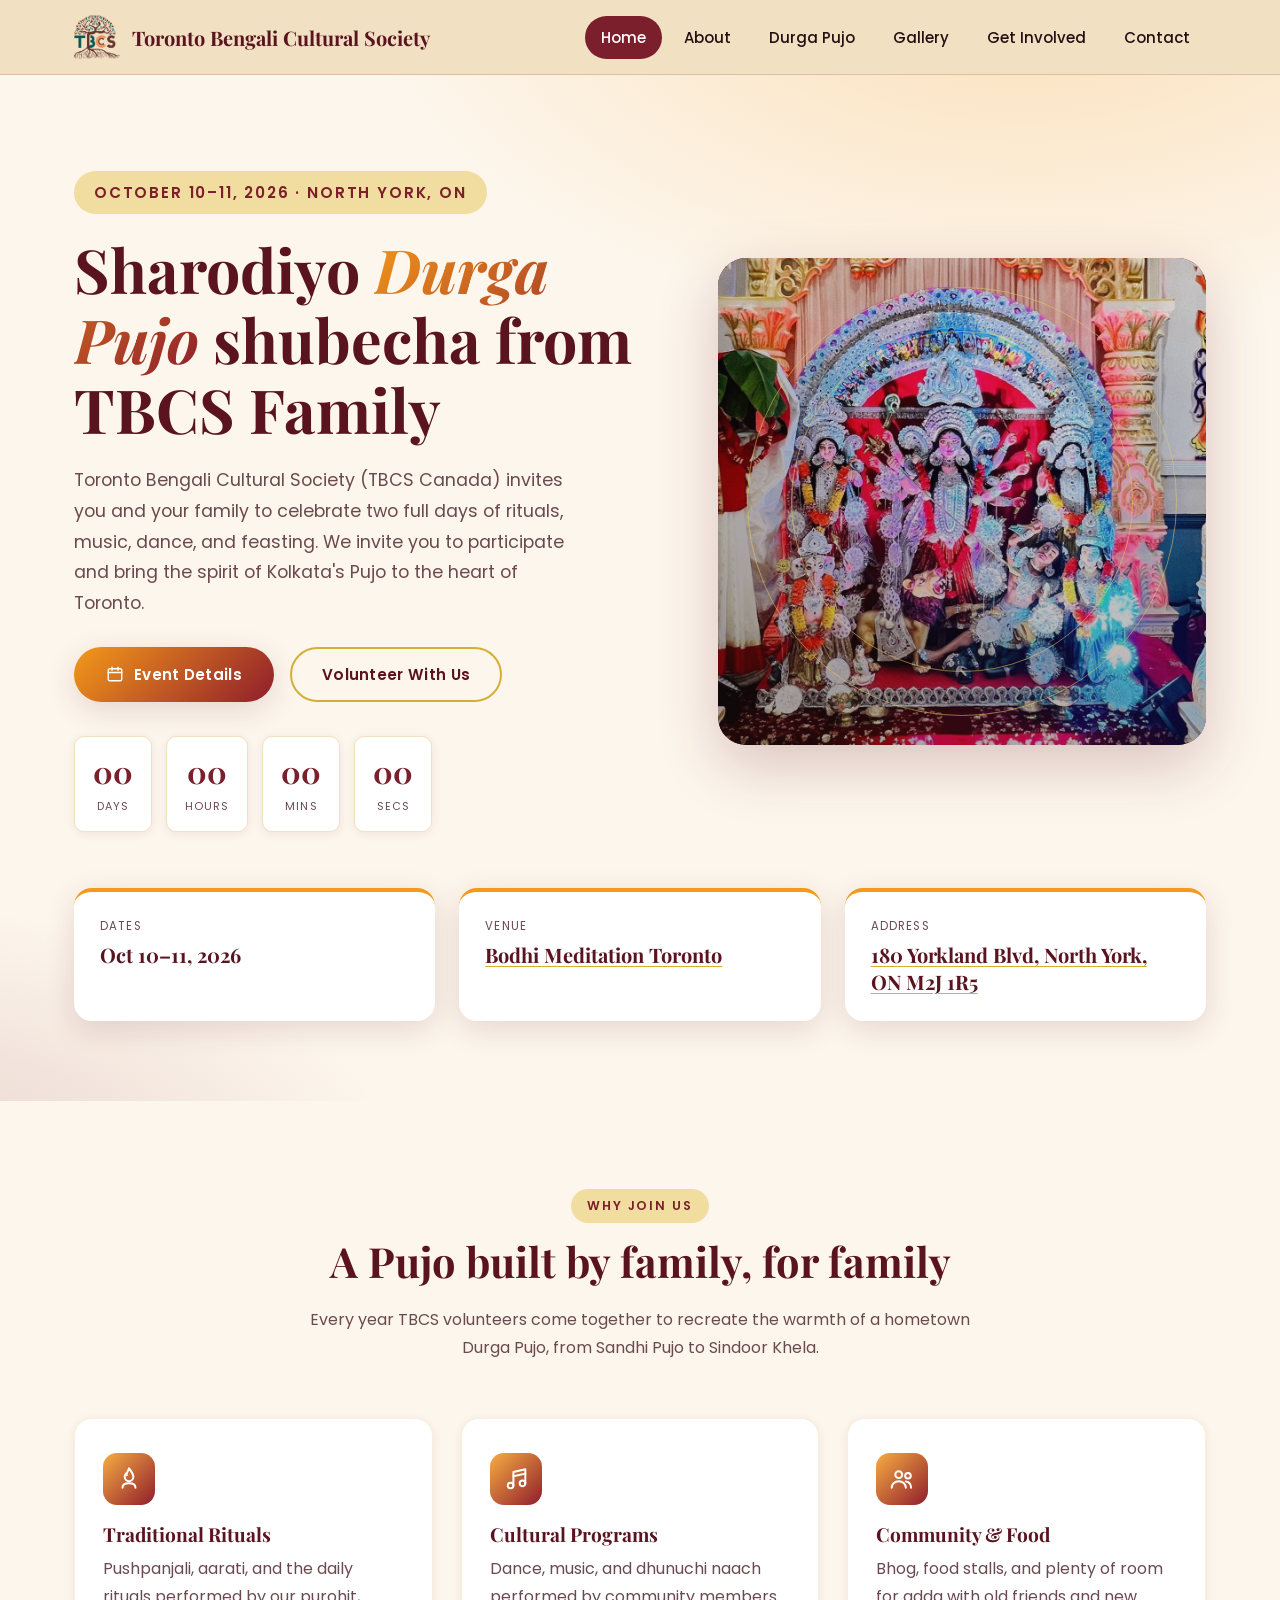
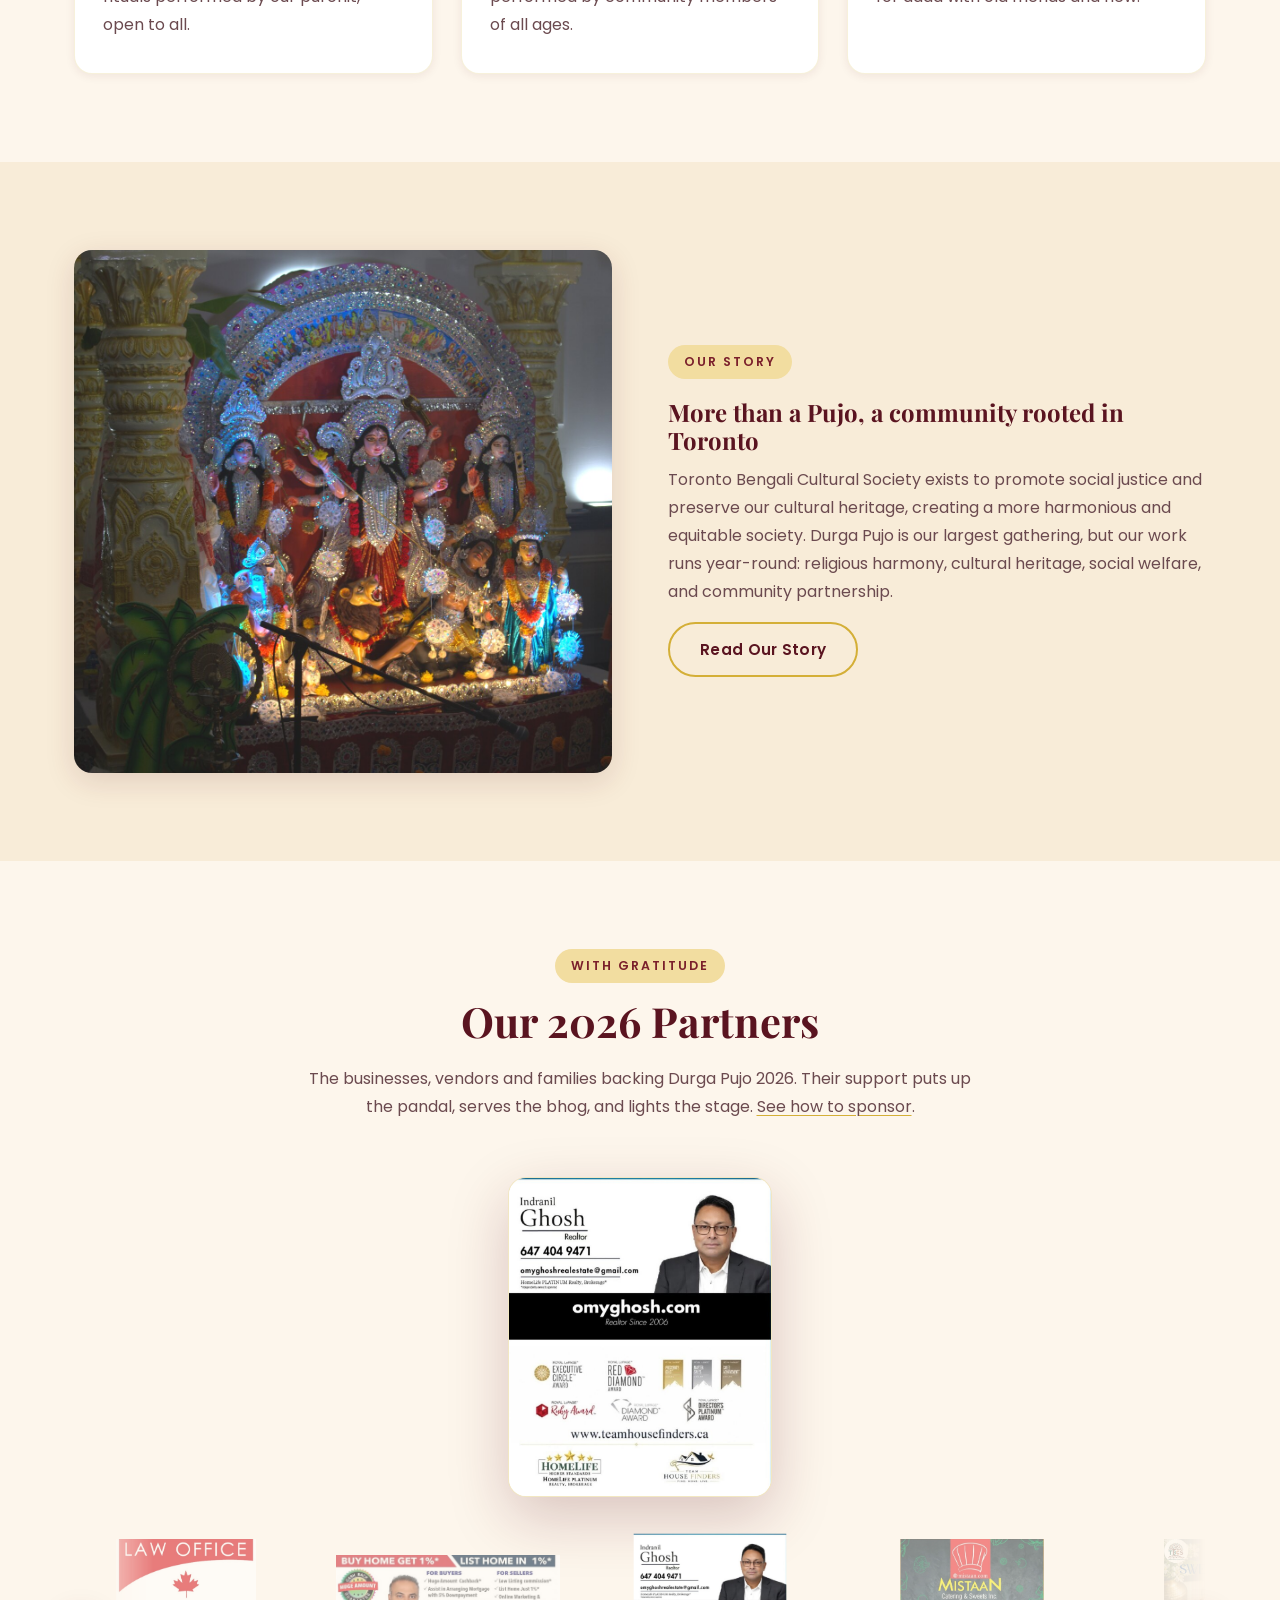
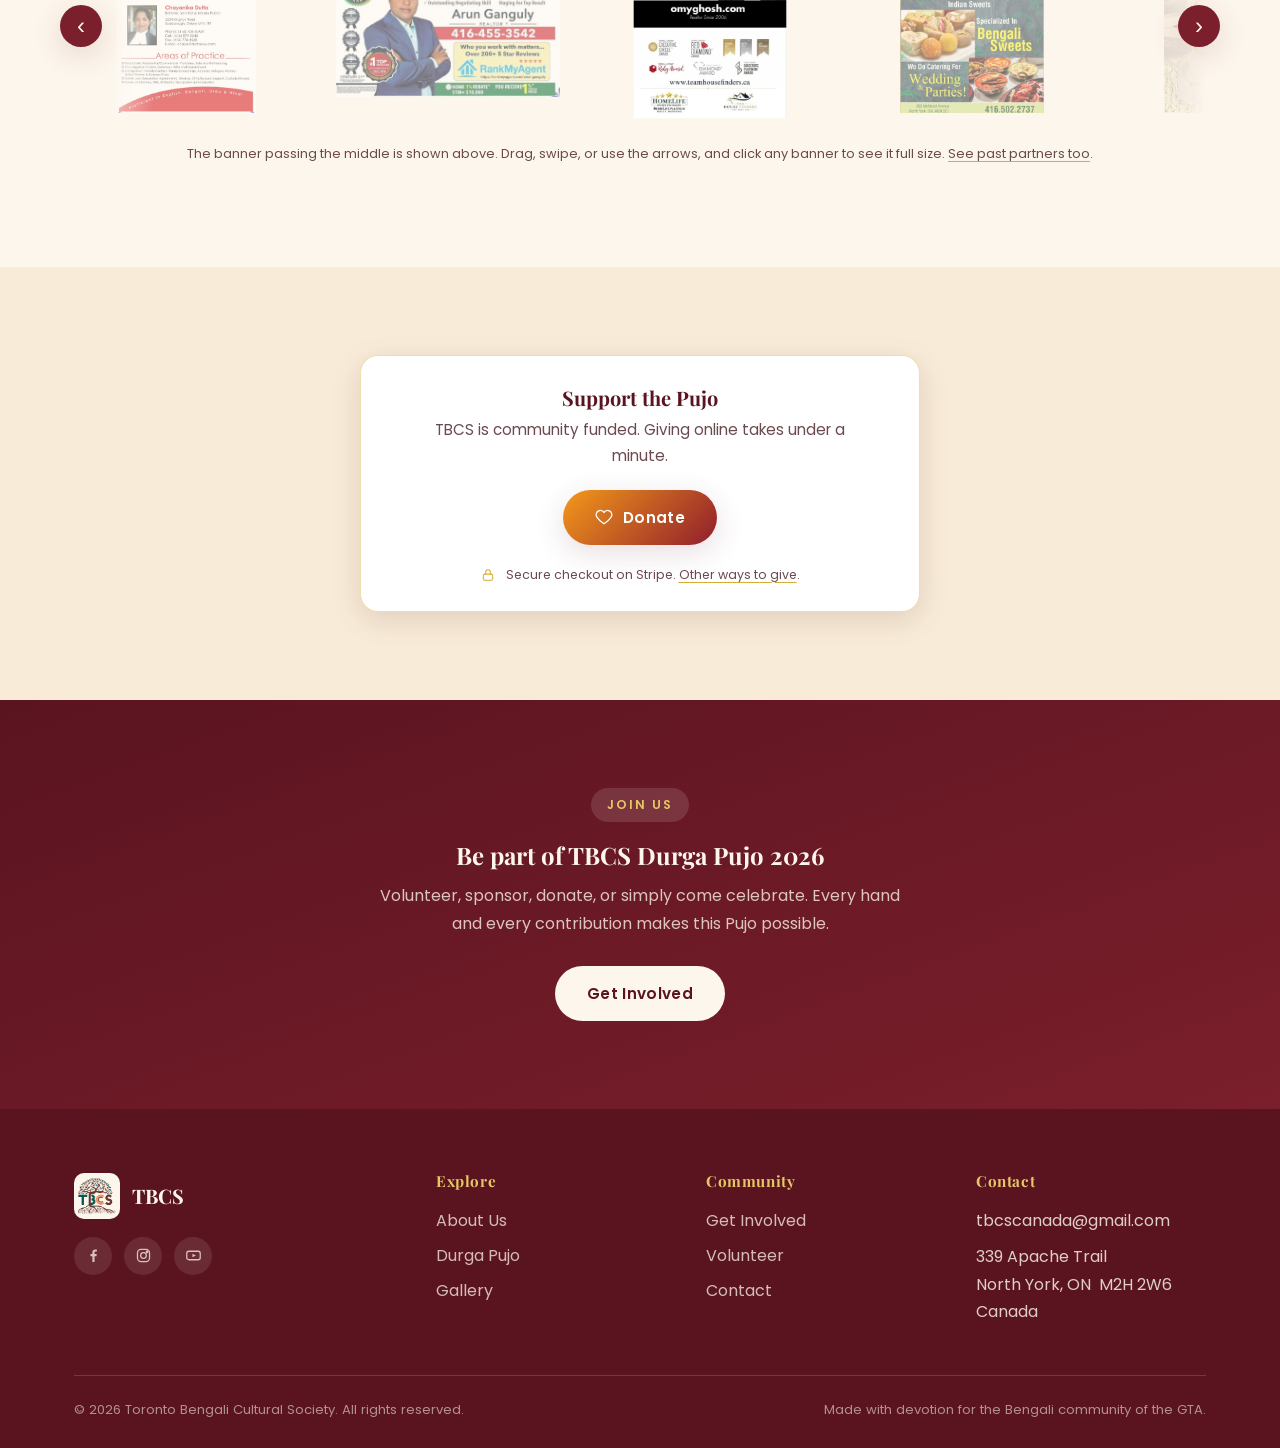
<file: index.html>
<!DOCTYPE html>
<html lang="en">
<head>
<meta charset="UTF-8">
<meta name="viewport" content="width=device-width, initial-scale=1.0">
<title>TBCS Durga Pujo | Toronto Bengali Cultural Society</title>
<meta name="description" content="Join Toronto Bengali Cultural Society (TBCS) for our annual Durga Pujo celebration of rituals, cultural programs, food, and community.">
<link rel="icon" href="images/favicon.png" type="image/png">
<link rel="preconnect" href="https://fonts.googleapis.com">
<link rel="stylesheet" href="css/style.css?v=6fc17ad8">
</head>
<body>

<header class="site-header">
  <div class="container nav-inner">
    <a href="index.html" class="brand" title="Toronto Bengali Cultural Society">
      <span class="brand-mark"><img src="images/logo-tree.png" alt="Toronto Bengali Cultural Society logo"></span>
      <span class="brand-text">Toronto Bengali Cultural Society</span>
    </a>
    <nav>
      <ul class="nav-links">
        <li><a href="index.html">Home</a></li>
        <li><a href="about.html">About</a></li>
        <li><a href="events.html">Durga Pujo</a></li>
        <li><a href="gallery.html">Gallery</a></li>
        <li><a href="donate.html">Get Involved</a></li>
        <li><a href="contact.html">Contact</a></li>
      </ul>
    </nav>
    <button class="nav-toggle" aria-label="Toggle navigation" aria-expanded="false">
      <span></span><span></span><span></span>
    </button>
  </div>
</header>

<main>

  <!-- Hero -->
  <section class="hero">
    <div class="container hero-inner">
      <div>
        <span class="eyebrow">October 10&ndash;11, 2026 &middot; North York, ON</span>
        <h1>Sharodiyo <em>Durga Pujo</em> shubecha from TBCS Family</h1>
        <p class="hero-lede">Toronto Bengali Cultural Society (TBCS Canada) invites you and your family to celebrate two full days of rituals, music, dance, and feasting. We invite you to participate and bring the spirit of Kolkata's Pujo to the heart of Toronto.</p>
        <div class="hero-actions">
          <a href="events.html" class="btn btn-primary">
            <svg width="18" height="18" viewBox="0 0 24 24" fill="none" stroke="currentColor" stroke-width="1.8" stroke-linecap="round" stroke-linejoin="round"><rect x="3" y="5" width="18" height="16" rx="2"/><path d="M3 10h18"/><path d="M8 3v4"/><path d="M16 3v4"/></svg>
            Event Details
          </a>
          <a href="donate.html#volunteer" class="btn btn-outline">Volunteer With Us</a>
        </div>

        <div class="countdown" data-countdown="2026-10-10T08:00:00" aria-label="Countdown to Durga Pujo">
          <div class="unit"><span class="num" data-days>00</span><span class="label">Days</span></div>
          <div class="unit"><span class="num" data-hours>00</span><span class="label">Hours</span></div>
          <div class="unit"><span class="num" data-minutes>00</span><span class="label">Mins</span></div>
          <div class="unit"><span class="num" data-seconds>00</span><span class="label">Secs</span></div>
        </div>
      </div>

      <div class="hero-art">
        <img src="images/hero-durga-idol.jpg" alt="Ma Durga idol at a TBCS Durga Pujo pandal" class="hero-art-img">
        <div class="ring r1"></div>
        <div class="ring r2"></div>
      </div>
    </div>

    <div class="container">
      <div class="info-strip reveal">
        <div class="info-card">
          <div class="label">Dates</div>
          <div class="value">Oct 10&ndash;11, 2026</div>
        </div>
        <div class="info-card">
          <div class="label">Venue</div>
          <div class="value"><a href="https://www.bodhimeditationtoronto.org/en/" target="_blank" rel="noopener" class="link-underline">Bodhi Meditation Toronto</a></div>
        </div>
        <div class="info-card">
          <div class="label">Address</div>
          <div class="value"><a href="https://www.google.com/maps/search/?api=1&amp;query=Bodhi+Meditation+Toronto%2C+180+Yorkland+Blvd%2C+North+York%2C+ON+M2J+1R5" target="_blank" rel="noopener" class="link-underline">180 Yorkland Blvd, North York, ON M2J 1R5</a></div>
        </div>
      </div>
    </div>
  </section>

  <!-- Highlights -->
  <section>
    <div class="container">
      <div class="section-head reveal">
        <span class="eyebrow">Why join us</span>
        <h2>A Pujo built by family, for family</h2>
        <p>Every year TBCS volunteers come together to recreate the warmth of a hometown Durga Pujo, from Sandhi Pujo to Sindoor Khela.</p>
      </div>
      <div class="grid grid-3">
        <div class="card reveal">
          <div class="icon"><svg viewBox="0 0 24 24" fill="none" stroke="currentColor" stroke-width="1.8" stroke-linecap="round" stroke-linejoin="round"><path d="M12 2c2 3 4 5 4 8a4 4 0 0 1-8 0c0-1.2.5-2 1-3 .3 1 1 1.5 1 1.5C9 6 12 4 12 2z"/><path d="M6 20c0-3 2.5-4 6-4s6 1 6 4"/></svg></div>
          <h3>Traditional Rituals</h3>
          <p>Pushpanjali, aarati, and the daily rituals performed by our purohit, open to all.</p>
        </div>
        <div class="card reveal reveal-delay-1">
          <div class="icon"><svg viewBox="0 0 24 24" fill="none" stroke="currentColor" stroke-width="1.8" stroke-linecap="round" stroke-linejoin="round"><circle cx="7" cy="18" r="2.6"/><circle cx="18" cy="16" r="2.6"/><path d="M9.6 18V5.5L20.6 3v13"/><path d="M9.6 9.5L20.6 7"/></svg></div>
          <h3>Cultural Programs</h3>
          <p>Dance, music, and dhunuchi naach performed by community members of all ages.</p>
        </div>
        <div class="card reveal reveal-delay-2">
          <div class="icon"><svg viewBox="0 0 24 24" fill="none" stroke="currentColor" stroke-width="1.8" stroke-linecap="round" stroke-linejoin="round"><circle cx="9" cy="8" r="3.2"/><path d="M2.5 20c0-3.5 3-6 6.5-6s6.5 2.5 6.5 6"/><circle cx="17.5" cy="9" r="2.6"/><path d="M15.5 14.2c2.7.5 4.8 2.5 4.8 5.8"/></svg></div>
          <h3>Community & Food</h3>
          <p>Bhog, food stalls, and plenty of room for adda with old friends and new.</p>
        </div>
      </div>
    </div>
  </section>

  <!-- About teaser -->
  <section class="section-alt">
    <div class="container two-col">
      <div class="reveal">
        <img src="images/story-durga-idol.jpg" alt="Ma Durga and her children on the decorated TBCS pandal" loading="lazy" style="width:100%; border-radius: var(--radius-md); box-shadow: var(--shadow-md);">
      </div>
      <div class="reveal reveal-delay-1">
        <span class="eyebrow">Our Story</span>
        <h2>More than a Pujo, a community rooted in Toronto</h2>
        <p>Toronto Bengali Cultural Society exists to promote social justice and preserve our cultural heritage, creating a more harmonious and equitable society. Durga Pujo is our largest gathering, but our work runs year-round: religious harmony, cultural heritage, social welfare, and community partnership.</p>
        <a href="about.html" class="btn btn-outline">Read Our Story</a>
      </div>
    </div>
  </section>

  <!-- Partners -->
  <section>
    <div class="container">
      <div class="section-head reveal">
        <span class="eyebrow">With Gratitude</span>
        <h2>Our 2026 Partners</h2>
        <p>The businesses, vendors and families backing Durga Pujo 2026. Their support puts up the pandal, serves the bhog, and lights the stage. <a href="donate.html#sponsor" class="link-underline">See how to sponsor</a>.</p>
      </div>

      <div class="sponsor-show reveal" data-sponsor-show>
        <div class="sponsor-stage">
          <img src="images/sponsors-2026/chayanika-dutta.jpg" class="is-current" alt="Chayanika Dutta, Barrister, Solicitor and Notary Public">
          <img alt="" aria-hidden="true">
        </div>
        <div class="sponsor-strip-wrap">
          <div class="sponsor-strip" tabindex="0" role="region" aria-label="Our 2026 partners">
            <div class="sponsor-roll">
              <img src="images/sponsors-2026/chayanika-dutta.jpg" width="806" height="996" alt="Chayanika Dutta, Barrister, Solicitor and Notary Public" loading="lazy" draggable="false">
              <img src="images/sponsors-2026/arun-ganguly.jpg" width="941" height="597" alt="Arun Ganguly, Realtor" loading="lazy" draggable="false">
              <img src="images/sponsors-2026/indranil-ghosh.jpg" width="784" height="950" alt="Indranil Ghosh, Realtor" loading="lazy" draggable="false">
              <img src="images/sponsors-2026/mistaan.jpg" width="810" height="976" alt="Mistaan Catering and Sweets" loading="lazy" draggable="false">
              <img src="images/sponsors-2026/fishco.jpg" width="1100" height="1375" alt="FISHCO, sweets sponsor" loading="lazy" draggable="false">
              <img src="images/sponsors-2026/the-boxed-decors.jpg" width="1100" height="1374" alt="The Boxed Decors" loading="lazy" draggable="false">
            </div>
          </div>
          <button class="sponsor-nav prev" type="button" aria-label="Scroll partners left">&#8249;</button>
          <button class="sponsor-nav next" type="button" aria-label="Scroll partners right">&#8250;</button>
        </div>
      </div>
      <p class="sponsor-hint reveal">The banner passing the middle is shown above. Drag, swipe, or use the arrows, and click any banner to see it full size. <a href="donate.html#sponsor" class="link-underline">See past partners too</a>.</p>
    </div>
  </section>

  <!-- Donate -->
  <section class="section-alt">
    <div class="container">
      <div class="donate-panel is-compact reveal">
        <h3>Support the Pujo</h3>
        <p>TBCS is community funded. Giving online takes under a minute.</p>
        <a class="btn btn-primary" href="https://donate.stripe.com/8x200da1Wct45XL9d33Je00"
           target="_blank" rel="noopener noreferrer">
          <svg width="18" height="18" viewBox="0 0 24 24" fill="none" stroke="currentColor" stroke-width="1.8" stroke-linecap="round" stroke-linejoin="round" aria-hidden="true"><path d="M12 21s-7-4.5-9.5-9A5.5 5.5 0 0 1 12 6a5.5 5.5 0 0 1 9.5 6c-2.5 4.5-9.5 9-9.5 9z"/></svg>
          Donate
        </a>
        <p class="donate-note">
          <svg width="14" height="14" viewBox="0 0 24 24" fill="none" stroke="currentColor" stroke-width="1.8" stroke-linecap="round" stroke-linejoin="round" aria-hidden="true"><rect x="4" y="10.5" width="16" height="10.5" rx="2.5"/><path d="M8 10.5V7a4 4 0 0 1 8 0v3.5"/></svg>
          <span>Secure checkout on Stripe. <a href="donate.html" class="link-underline">Other ways to give</a>.</span>
        </p>
      </div>
    </div>
  </section>

  <!-- CTA -->
  <section class="section-dark">
    <div class="container text-center reveal">
      <span class="eyebrow" style="background:rgba(255,255,255,0.12); color: var(--gold-400);">Join Us</span>
      <h2>Be part of TBCS Durga Pujo 2026</h2>
      <p style="max-width:52ch; margin:0 auto 28px;">Volunteer, sponsor, donate, or simply come celebrate. Every hand and every contribution makes this Pujo possible.</p>
      <div class="hero-actions" style="justify-content:center;">
        <a href="donate.html" class="btn btn-light">Get Involved</a>
      </div>
    </div>
  </section>

</main>

<footer class="site-footer">
  <div class="container">
    <div class="footer-grid">
      <div>
        <a href="index.html" class="brand" style="margin-bottom:14px;">
          <span class="brand-mark"><img src="images/logo-tree.png" alt="Toronto Bengali Cultural Society logo"></span>
          <span class="brand-text">TBCS</span>
        </a>
        <div class="social-row">
          <a href="https://www.facebook.com/TorontoBengaliCulturalSociety" target="_blank" rel="noopener" aria-label="Facebook"><svg viewBox="0 0 24 24" fill="currentColor"><path d="M13.5 21v-8h2.7l.4-3.1h-3.1V8c0-.9.25-1.5 1.55-1.5H16.7V3.7C16.4 3.66 15.4 3.5 14.3 3.5c-2.3 0-3.9 1.4-3.9 4v2.4H7.7V13h2.7v8h3.1z"/></svg></a>
          <a href="https://www.instagram.com/tbcscanada/" target="_blank" rel="noopener" aria-label="Instagram"><svg viewBox="0 0 24 24" fill="none" stroke="currentColor" stroke-width="1.8"><rect x="3.5" y="3.5" width="17" height="17" rx="5"/><circle cx="12" cy="12" r="4"/><circle cx="17" cy="7" r="1"/></svg></a>
          <a href="https://www.youtube.com/@TorontoBengaliCulturalSociety" target="_blank" rel="noopener" aria-label="YouTube"><svg viewBox="0 0 24 24" fill="none" stroke="currentColor" stroke-width="1.8"><rect x="2.5" y="6" width="19" height="12" rx="3"/><path d="M10.5 9.5l5 2.5-5 2.5z" fill="currentColor" stroke="none"/></svg></a>
        </div>
      </div>
      <div>
        <h4>Explore</h4>
        <ul class="footer-links">
          <li><a href="about.html">About Us</a></li>
          <li><a href="events.html">Durga Pujo</a></li>
          <li><a href="gallery.html">Gallery</a></li>
        </ul>
      </div>
      <div>
        <h4>Community</h4>
        <ul class="footer-links">
          <li><a href="donate.html">Get Involved</a></li>
          <li><a href="donate.html#volunteer">Volunteer</a></li>
          <li><a href="contact.html">Contact</a></li>
        </ul>
      </div>
      <div>
        <h4>Contact</h4>
        <ul class="footer-links">
          <li>tbcscanada@gmail.com</li>
          <!-- Mailing address, not the event venue. Left unlinked on purpose so
               nobody mistakes it for somewhere to turn up on the day. -->
          <li>
            <address>339 Apache Trail<br>North York, ON&nbsp;&nbsp;M2H 2W6<br>Canada</address>
          </li>
        </ul>
      </div>
    </div>
    <div class="footer-bottom">
      <span>&copy; <span id="year"></span> Toronto Bengali Cultural Society. All rights reserved.</span>
      <span>Made with devotion for the Bengali community of the GTA.</span>
    </div>
  </div>
</footer>

<div class="lightbox">
  <button class="lightbox-close" aria-label="Close">&times;</button>
  <div class="lightbox-inner">
    <img class="lightbox-photo" data-lightbox-photo alt="">
  </div>
</div>

<script src="js/main.js?v=18ab4dcf"></script>
</body>
</html>
</file>
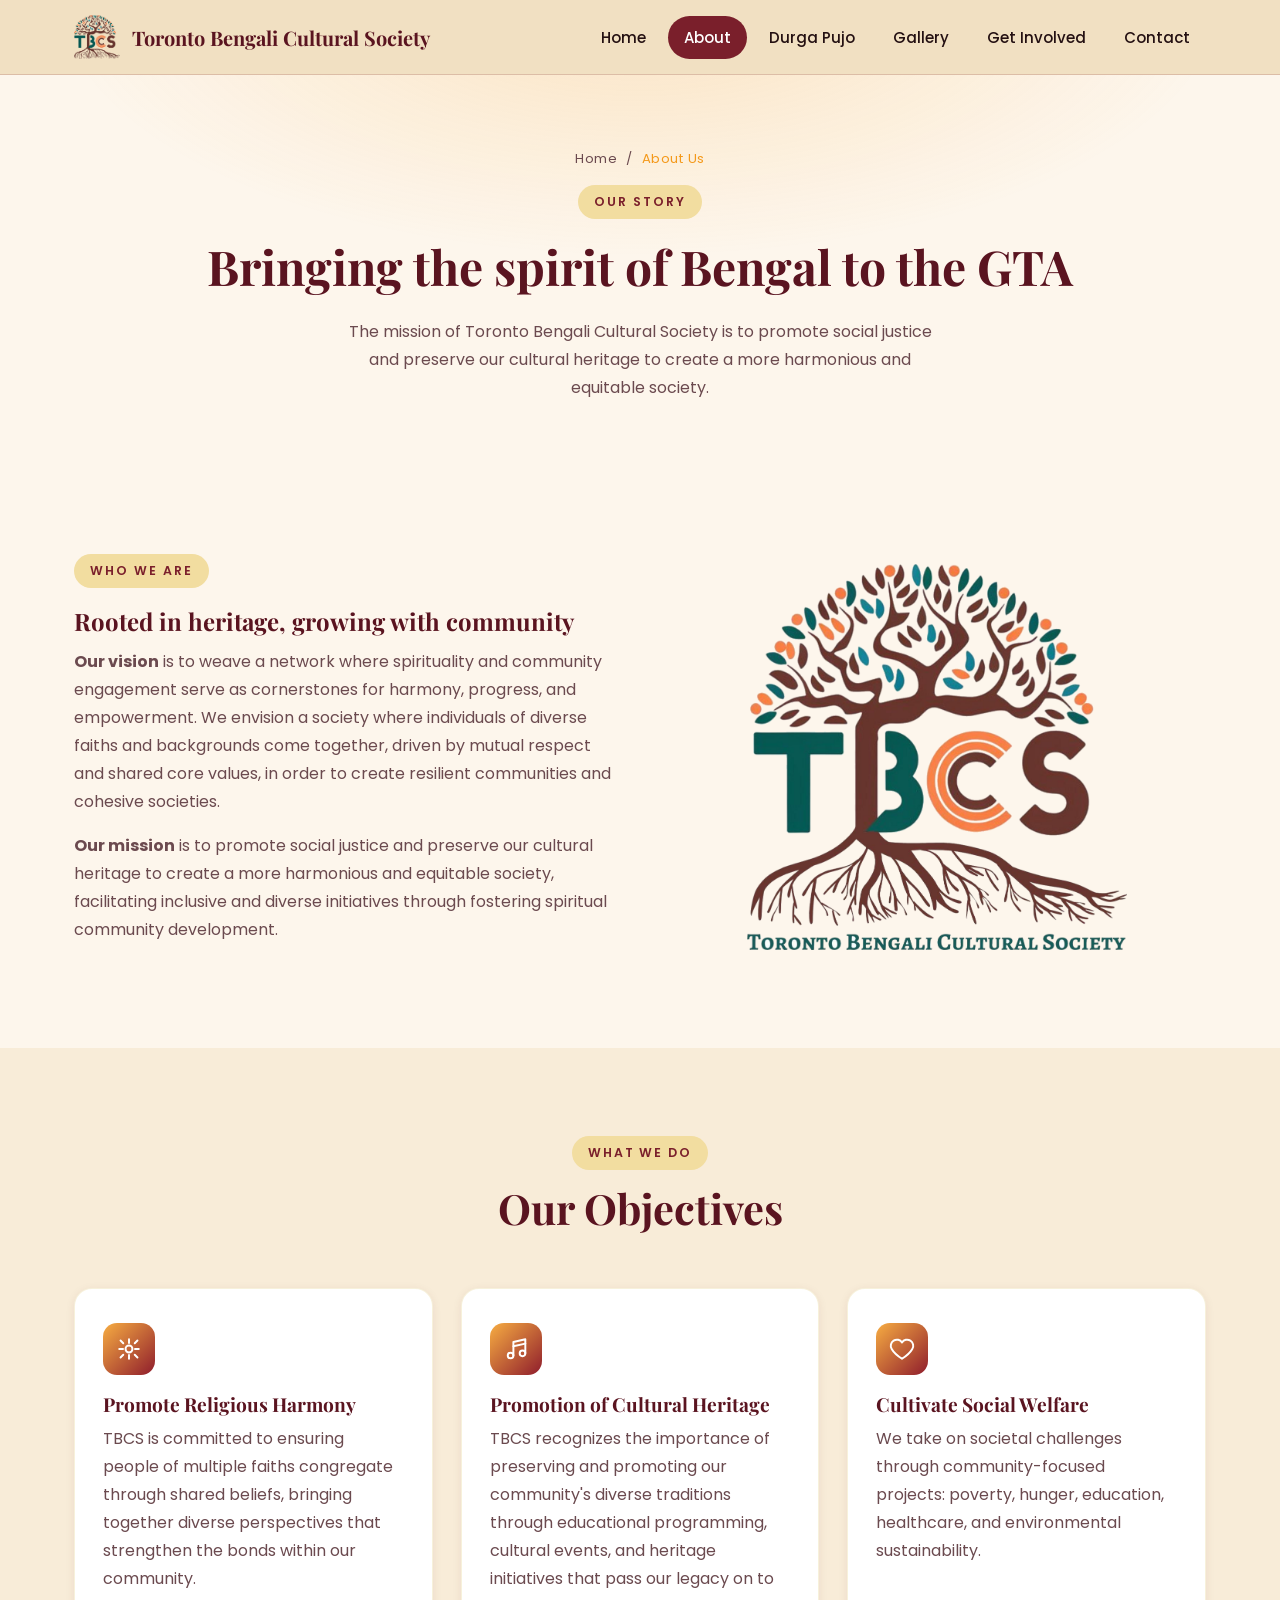
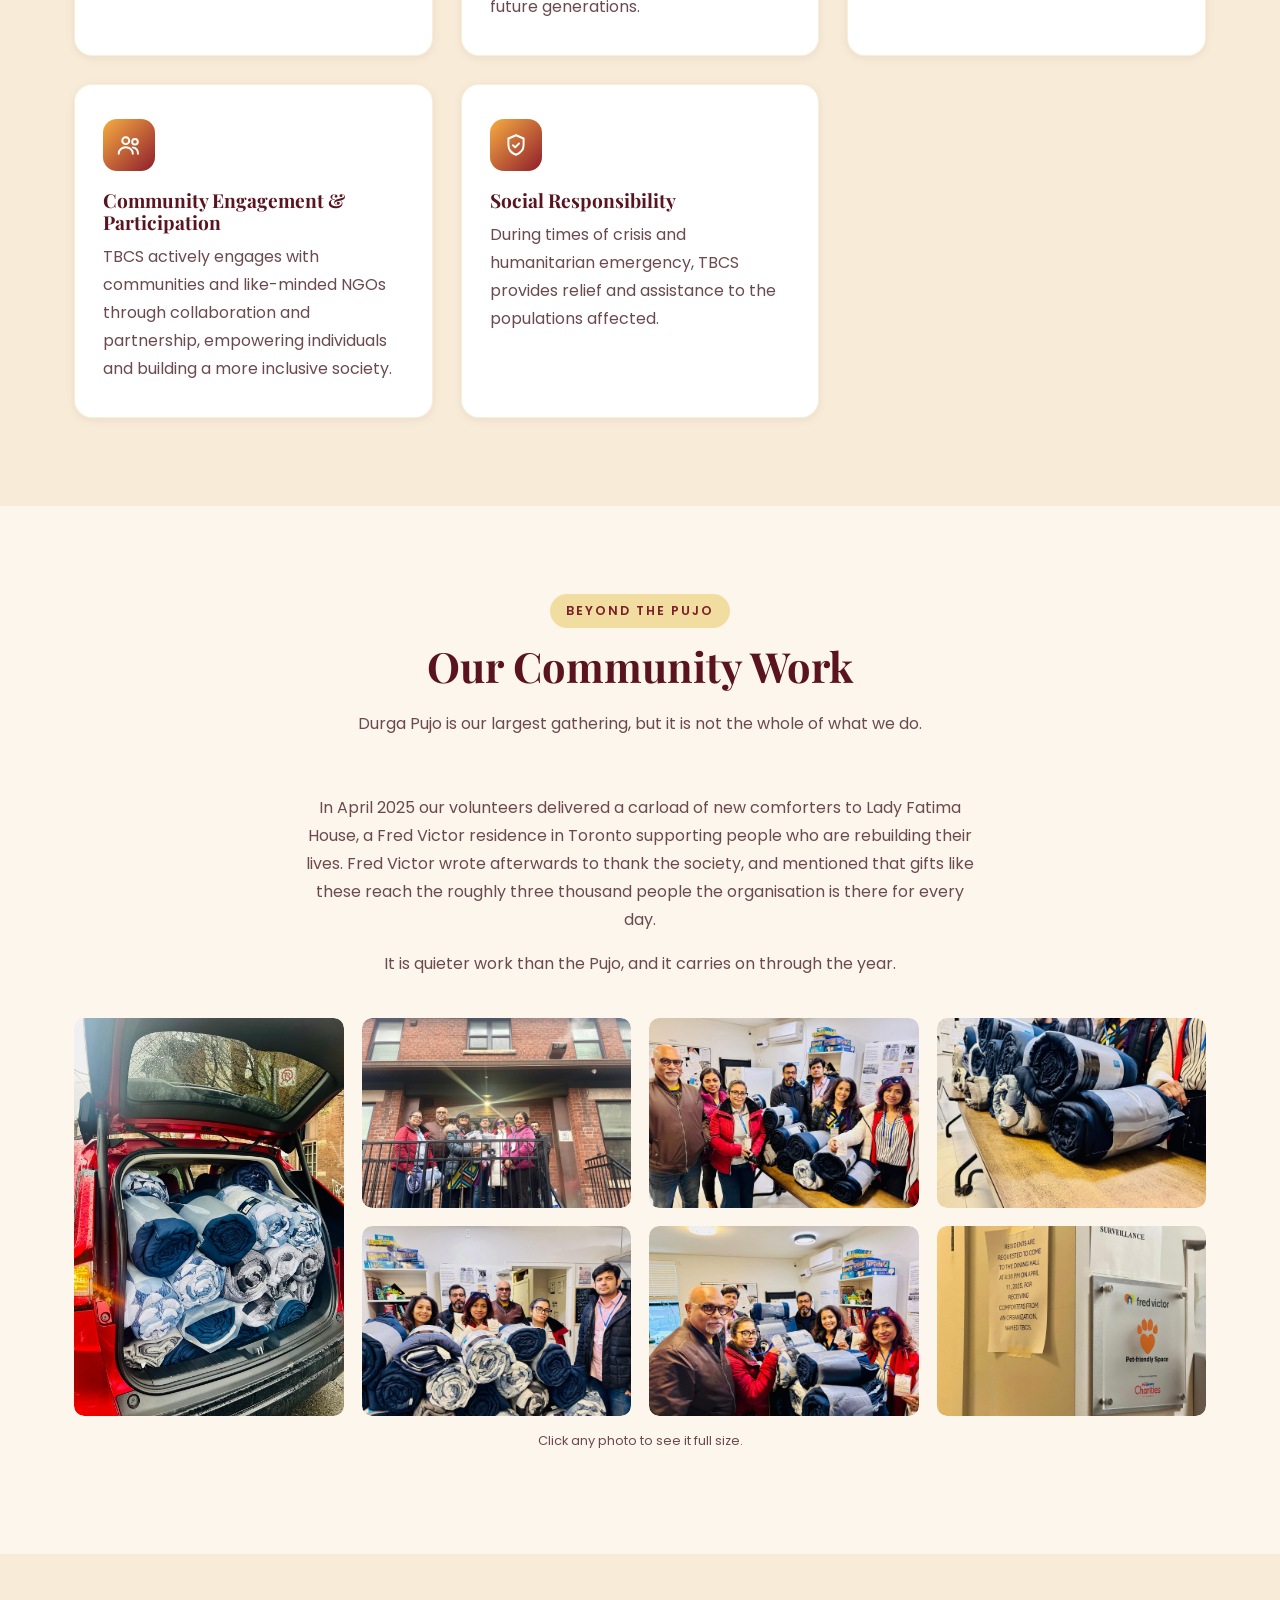
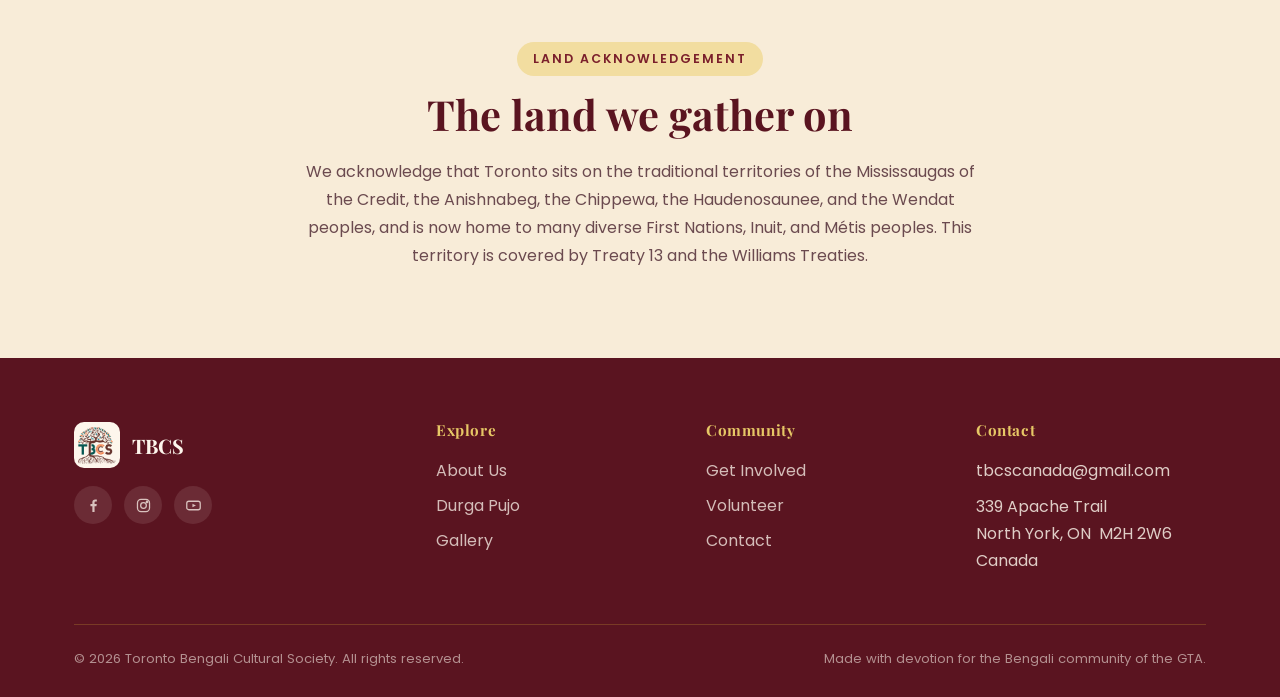
<file: about.html>
<!DOCTYPE html>
<html lang="en">
<head>
<meta charset="UTF-8">
<meta name="viewport" content="width=device-width, initial-scale=1.0">
<title>About Us | Toronto Bengali Cultural Society</title>
<meta name="description" content="The story, mission, and community behind Toronto Bengali Cultural Society and TBCS Durga Pujo.">
<link rel="icon" href="images/favicon.png" type="image/png">
<link rel="preconnect" href="https://fonts.googleapis.com">
<link rel="stylesheet" href="css/style.css?v=6fc17ad8">
</head>
<body>

<header class="site-header">
  <div class="container nav-inner">
    <a href="index.html" class="brand" title="Toronto Bengali Cultural Society">
      <span class="brand-mark"><img src="images/logo-tree.png" alt="Toronto Bengali Cultural Society logo"></span>
      <span class="brand-text">Toronto Bengali Cultural Society</span>
    </a>
    <nav>
      <ul class="nav-links">
        <li><a href="index.html">Home</a></li>
        <li><a href="about.html">About</a></li>
        <li><a href="events.html">Durga Pujo</a></li>
        <li><a href="gallery.html">Gallery</a></li>
        <li><a href="donate.html">Get Involved</a></li>
        <li><a href="contact.html">Contact</a></li>
      </ul>
    </nav>
    <button class="nav-toggle" aria-label="Toggle navigation" aria-expanded="false">
      <span></span><span></span><span></span>
    </button>
  </div>
</header>

<main>

  <section class="page-hero">
    <div class="container reveal">
      <div class="breadcrumb">Home &nbsp;/&nbsp; <span>About Us</span></div>
      <span class="eyebrow">Our Story</span>
      <h1>Bringing the spirit of Bengal to the GTA</h1>
      <p style="max-width:60ch; margin:0 auto;">The mission of Toronto Bengali Cultural Society is to promote social justice and preserve our cultural heritage to create a more harmonious and equitable society.</p>
    </div>
  </section>

  <section>
    <div class="container two-col">
      <div class="reveal">
        <span class="eyebrow">Who We Are</span>
        <h2>Rooted in heritage, growing with community</h2>
        <p><strong>Our vision</strong> is to weave a network where spirituality and community engagement serve as cornerstones for harmony, progress, and empowerment. We envision a society where individuals of diverse faiths and backgrounds come together, driven by mutual respect and shared core values, in order to create resilient communities and cohesive societies.</p>
        <p><strong>Our mission</strong> is to promote social justice and preserve our cultural heritage to create a more harmonious and equitable society, facilitating inclusive and diverse initiatives through fostering spiritual community development.</p>
      </div>
      <div class="reveal reveal-delay-1">
        <img src="images/logo-tree-full.png" alt="Toronto Bengali Cultural Society tree logo" style="width:100%; max-width:380px; display:block; margin:0 auto;">
      </div>
    </div>
  </section>

  <section class="section-alt">
    <div class="container">
      <div class="section-head reveal">
        <span class="eyebrow">What We Do</span>
        <h2>Our Objectives</h2>
      </div>
      <div class="grid grid-3">
        <div class="card reveal">
          <div class="icon"><svg viewBox="0 0 24 24" fill="none" stroke="currentColor" stroke-width="1.8" stroke-linecap="round" stroke-linejoin="round"><path d="M12 3v3.5"/><path d="M12 17.5V21"/><path d="M4.2 4.2l2.5 2.5"/><path d="M17.3 17.3l2.5 2.5"/><path d="M3 12h3.5"/><path d="M17.5 12H21"/><path d="M4.2 19.8l2.5-2.5"/><path d="M17.3 6.7l2.5-2.5"/><circle cx="12" cy="12" r="3.2"/></svg></div>
          <h3>Promote Religious Harmony</h3>
          <p>TBCS is committed to ensuring people of multiple faiths congregate through shared beliefs, bringing together diverse perspectives that strengthen the bonds within our community.</p>
        </div>
        <div class="card reveal reveal-delay-1">
          <div class="icon"><svg viewBox="0 0 24 24" fill="none" stroke="currentColor" stroke-width="1.8" stroke-linecap="round" stroke-linejoin="round"><circle cx="7" cy="18" r="2.6"/><circle cx="18" cy="16" r="2.6"/><path d="M9.6 18V5.5L20.6 3v13"/><path d="M9.6 9.5L20.6 7"/></svg></div>
          <h3>Promotion of Cultural Heritage</h3>
          <p>TBCS recognizes the importance of preserving and promoting our community's diverse traditions through educational programming, cultural events, and heritage initiatives that pass our legacy on to future generations.</p>
        </div>
        <div class="card reveal reveal-delay-2">
          <div class="icon"><svg viewBox="0 0 24 24" fill="none" stroke="currentColor" stroke-width="1.8" stroke-linecap="round" stroke-linejoin="round"><path d="M12 21s-7-4.5-9.5-9A5.5 5.5 0 0 1 12 6a5.5 5.5 0 0 1 9.5 6c-2.5 4.5-9.5 9-9.5 9z"/></svg></div>
          <h3>Cultivate Social Welfare</h3>
          <p>We take on societal challenges through community-focused projects: poverty, hunger, education, healthcare, and environmental sustainability.</p>
        </div>
        <div class="card reveal reveal-delay-1">
          <div class="icon"><svg viewBox="0 0 24 24" fill="none" stroke="currentColor" stroke-width="1.8" stroke-linecap="round" stroke-linejoin="round"><circle cx="9" cy="8" r="3.2"/><path d="M2.5 20c0-3.5 3-6 6.5-6s6.5 2.5 6.5 6"/><circle cx="17.5" cy="9" r="2.6"/><path d="M15.5 14.2c2.7.5 4.8 2.5 4.8 5.8"/></svg></div>
          <h3>Community Engagement &amp; Participation</h3>
          <p>TBCS actively engages with communities and like-minded NGOs through collaboration and partnership, empowering individuals and building a more inclusive society.</p>
        </div>
        <div class="card reveal reveal-delay-2">
          <div class="icon"><svg viewBox="0 0 24 24" fill="none" stroke="currentColor" stroke-width="1.8" stroke-linecap="round" stroke-linejoin="round"><path d="M12 3l7 3v6c0 4.2-2.9 7.5-7 9-4.1-1.5-7-4.8-7-9V6z"/><path d="M9.2 12.2l2 2 3.6-3.6"/></svg></div>
          <h3>Social Responsibility</h3>
          <p>During times of crisis and humanitarian emergency, TBCS provides relief and assistance to the populations affected.</p>
        </div>
      </div>
    </div>
  </section>

  <!-- Community work, not Durga Pujo. The thank-you letter from Fred Victor is
       deliberately not published; this is a summary of it. -->
  <section id="community">
    <div class="container">
      <div class="section-head reveal">
        <span class="eyebrow">Beyond the Pujo</span>
        <h2>Our Community Work</h2>
        <p>Durga Pujo is our largest gathering, but it is not the whole of what we do.</p>
      </div>

      <div class="reveal" style="max-width:68ch; margin:0 auto 40px; text-align:center;">
        <p>In April 2025 our volunteers delivered a carload of new comforters to Lady Fatima House, a Fred Victor residence in Toronto supporting people who are rebuilding their lives. Fred Victor wrote afterwards to thank the society, and mentioned that gifts like these reach the roughly three thousand people the organisation is there for every day.</p>
        <p>It is quieter work than the Pujo, and it carries on through the year.</p>
      </div>

      <div class="gallery-grid reveal">
        <div class="gallery-item tall" data-lightbox data-lightbox-img="images/charity/duvets-loaded.jpg" data-lightbox-label="A car loaded with rolled comforters ready for delivery">
          <img class="gallery-photo" src="images/charity/duvets-loaded.jpg" alt="A car loaded with rolled comforters ready for delivery" loading="lazy">
        </div>

        <div class="gallery-item" data-lightbox data-lightbox-img="images/charity/lady-fatima-house.jpg" data-lightbox-label="TBCS volunteers outside Lady Fatima House">
          <img class="gallery-photo" src="images/charity/lady-fatima-house.jpg" alt="TBCS volunteers outside Lady Fatima House" loading="lazy">
        </div>

        <div class="gallery-item" data-lightbox data-lightbox-img="images/charity/volunteers-delivery.jpg" data-lightbox-label="TBCS volunteers with the comforters at the residence">
          <img class="gallery-photo" src="images/charity/volunteers-delivery.jpg" alt="TBCS volunteers with the comforters at the residence" loading="lazy">
        </div>

        <div class="gallery-item" data-lightbox data-lightbox-img="images/charity/comforters.jpg" data-lightbox-label="Rolled comforters laid out before being handed over">
          <img class="gallery-photo" src="images/charity/comforters.jpg" alt="Rolled comforters laid out before being handed over" loading="lazy">
        </div>

        <div class="gallery-item" data-lightbox data-lightbox-img="images/charity/volunteers-group.jpg" data-lightbox-label="TBCS volunteers with the stacked comforters">
          <img class="gallery-photo" src="images/charity/volunteers-group.jpg" alt="TBCS volunteers with the stacked comforters" loading="lazy">
        </div>

        <div class="gallery-item" data-lightbox data-lightbox-img="images/charity/volunteers-badges.jpg" data-lightbox-label="TBCS volunteers wearing their volunteer badges">
          <img class="gallery-photo" src="images/charity/volunteers-badges.jpg" alt="TBCS volunteers wearing their volunteer badges" loading="lazy">
        </div>

        <div class="gallery-item" data-lightbox data-lightbox-img="images/charity/fred-victor-notice.jpg" data-lightbox-label="A notice at the residence telling residents the comforters had arrived">
          <img class="gallery-photo" src="images/charity/fred-victor-notice.jpg" alt="A notice at the residence telling residents the comforters had arrived" loading="lazy">
        </div>
      </div>
      <p class="sponsor-hint reveal">Click any photo to see it full size.</p>
    </div>
  </section>

  <section class="section-alt">
    <div class="container">
      <div class="section-head reveal" style="margin-bottom:0;">
        <span class="eyebrow">Land Acknowledgement</span>
        <h2>The land we gather on</h2>
        <p style="max-width:70ch; margin:0 auto;">We acknowledge that Toronto sits on the traditional territories of the Mississaugas of the Credit, the Anishnabeg, the Chippewa, the Haudenosaunee, and the Wendat peoples, and is now home to many diverse First Nations, Inuit, and Métis peoples. This territory is covered by Treaty 13 and the Williams Treaties.</p>
      </div>
    </div>
  </section>

</main>

<footer class="site-footer">
  <div class="container">
    <div class="footer-grid">
      <div>
        <a href="index.html" class="brand" style="margin-bottom:14px;">
          <span class="brand-mark"><img src="images/logo-tree.png" alt="Toronto Bengali Cultural Society logo"></span>
          <span class="brand-text">TBCS</span>
        </a>
        <div class="social-row">
          <a href="https://www.facebook.com/TorontoBengaliCulturalSociety" target="_blank" rel="noopener" aria-label="Facebook"><svg viewBox="0 0 24 24" fill="currentColor"><path d="M13.5 21v-8h2.7l.4-3.1h-3.1V8c0-.9.25-1.5 1.55-1.5H16.7V3.7C16.4 3.66 15.4 3.5 14.3 3.5c-2.3 0-3.9 1.4-3.9 4v2.4H7.7V13h2.7v8h3.1z"/></svg></a>
          <a href="https://www.instagram.com/tbcscanada/" target="_blank" rel="noopener" aria-label="Instagram"><svg viewBox="0 0 24 24" fill="none" stroke="currentColor" stroke-width="1.8"><rect x="3.5" y="3.5" width="17" height="17" rx="5"/><circle cx="12" cy="12" r="4"/><circle cx="17" cy="7" r="1"/></svg></a>
          <a href="https://www.youtube.com/@TorontoBengaliCulturalSociety" target="_blank" rel="noopener" aria-label="YouTube"><svg viewBox="0 0 24 24" fill="none" stroke="currentColor" stroke-width="1.8"><rect x="2.5" y="6" width="19" height="12" rx="3"/><path d="M10.5 9.5l5 2.5-5 2.5z" fill="currentColor" stroke="none"/></svg></a>
        </div>
      </div>
      <div>
        <h4>Explore</h4>
        <ul class="footer-links">
          <li><a href="about.html">About Us</a></li>
          <li><a href="events.html">Durga Pujo</a></li>
          <li><a href="gallery.html">Gallery</a></li>
        </ul>
      </div>
      <div>
        <h4>Community</h4>
        <ul class="footer-links">
          <li><a href="donate.html">Get Involved</a></li>
          <li><a href="donate.html#volunteer">Volunteer</a></li>
          <li><a href="contact.html">Contact</a></li>
        </ul>
      </div>
      <div>
        <h4>Contact</h4>
        <ul class="footer-links">
          <li>tbcscanada@gmail.com</li>
          <!-- Mailing address, not the event venue. Left unlinked on purpose so
               nobody mistakes it for somewhere to turn up on the day. -->
          <li>
            <address>339 Apache Trail<br>North York, ON&nbsp;&nbsp;M2H 2W6<br>Canada</address>
          </li>
        </ul>
      </div>
    </div>
    <div class="footer-bottom">
      <span>&copy; <span id="year"></span> Toronto Bengali Cultural Society. All rights reserved.</span>
      <span>Made with devotion for the Bengali community of the GTA.</span>
    </div>
  </div>
</footer>

<div class="lightbox">
  <button class="lightbox-close" aria-label="Close">&times;</button>
  <div class="lightbox-inner">
    <img class="lightbox-photo" data-lightbox-photo alt="">
  </div>
</div>

<script src="js/main.js?v=18ab4dcf"></script>
</body>
</html>
</file>
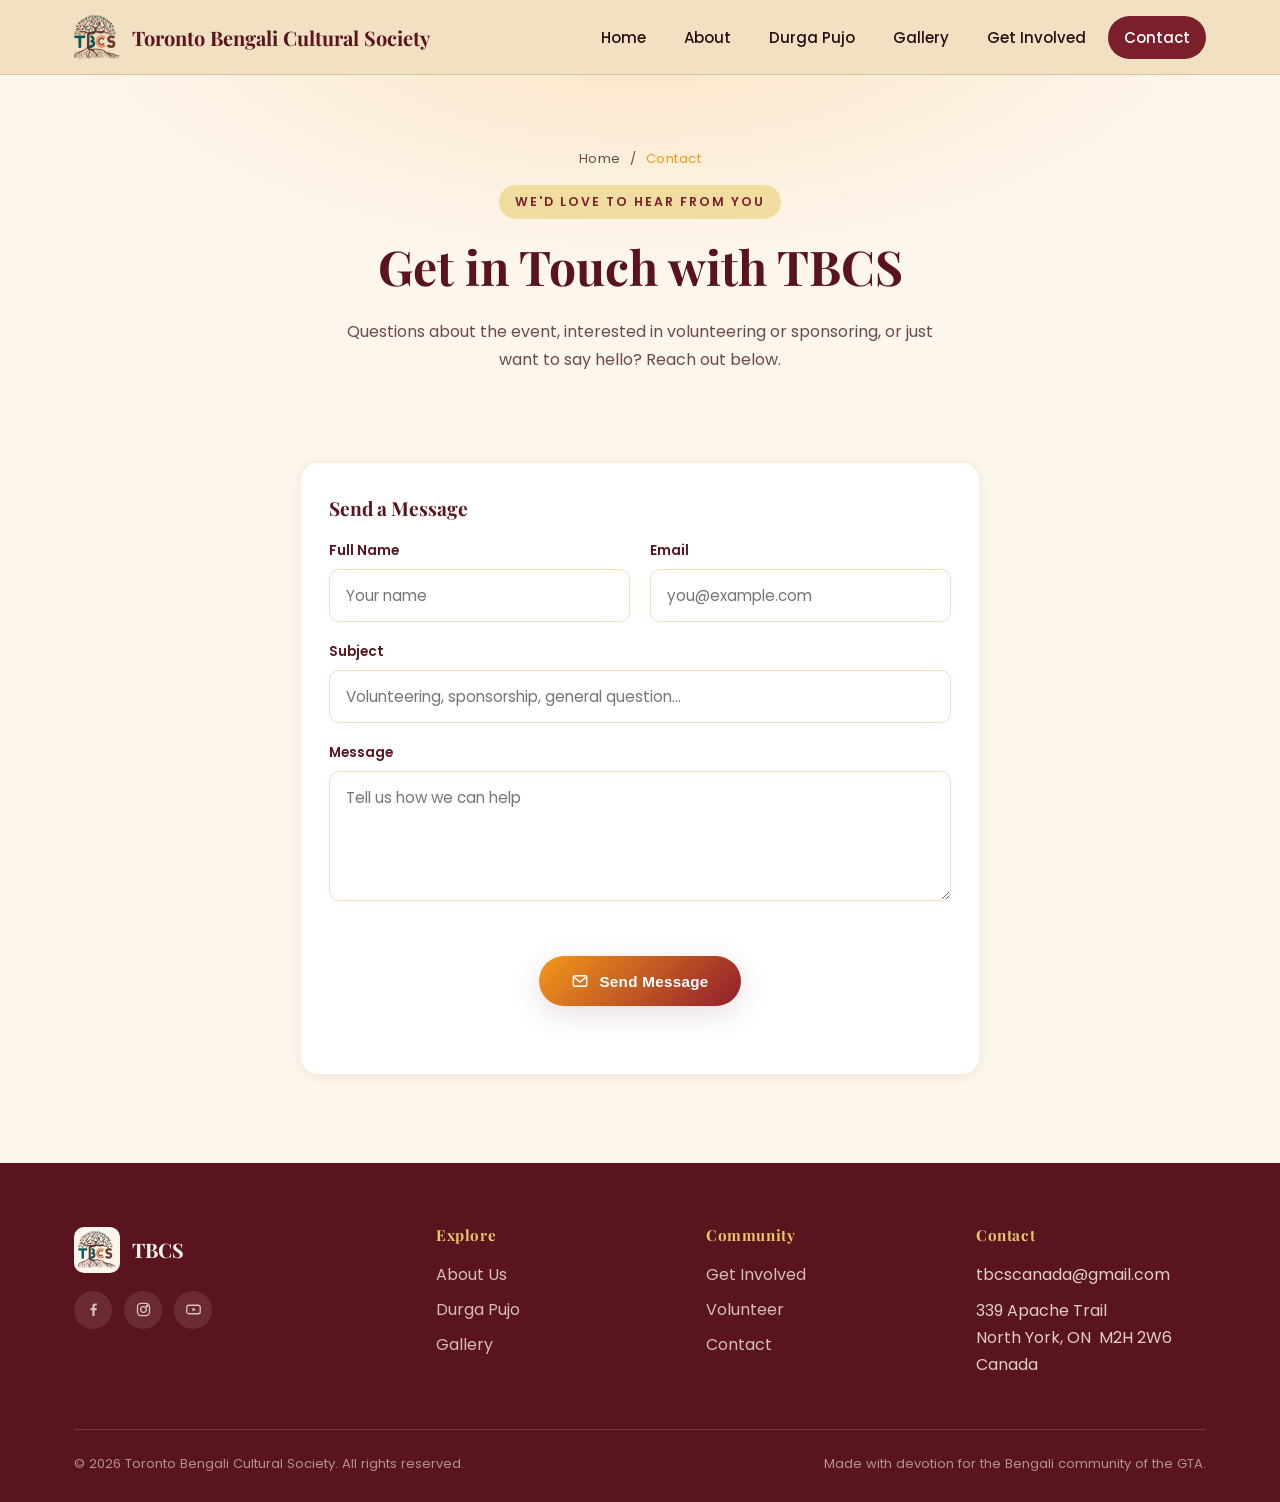
<file: contact.html>
<!DOCTYPE html>
<html lang="en">
<head>
<meta charset="UTF-8">
<meta name="viewport" content="width=device-width, initial-scale=1.0">
<title>Contact Us | Toronto Bengali Cultural Society</title>
<meta name="description" content="Get in touch with Toronto Bengali Cultural Society about questions, volunteering, sponsorship, and more.">
<link rel="icon" href="images/favicon.png" type="image/png">
<link rel="preconnect" href="https://fonts.googleapis.com">
<link rel="stylesheet" href="css/style.css?v=6fc17ad8">
</head>
<body>

<header class="site-header">
  <div class="container nav-inner">
    <a href="index.html" class="brand" title="Toronto Bengali Cultural Society">
      <span class="brand-mark"><img src="images/logo-tree.png" alt="Toronto Bengali Cultural Society logo"></span>
      <span class="brand-text">Toronto Bengali Cultural Society</span>
    </a>
    <nav>
      <ul class="nav-links">
        <li><a href="index.html">Home</a></li>
        <li><a href="about.html">About</a></li>
        <li><a href="events.html">Durga Pujo</a></li>
        <li><a href="gallery.html">Gallery</a></li>
        <li><a href="donate.html">Get Involved</a></li>
        <li><a href="contact.html">Contact</a></li>
      </ul>
    </nav>
    <button class="nav-toggle" aria-label="Toggle navigation" aria-expanded="false">
      <span></span><span></span><span></span>
    </button>
  </div>
</header>

<main>

  <section class="page-hero">
    <div class="container reveal">
      <div class="breadcrumb">Home &nbsp;/&nbsp; <span>Contact</span></div>
      <span class="eyebrow">We'd Love to Hear From You</span>
      <h1>Get in Touch with TBCS</h1>
      <p style="max-width:60ch; margin:0 auto;">Questions about the event, interested in volunteering or sponsoring, or just want to say hello? Reach out below.</p>
    </div>
  </section>

  <section style="padding-top:24px;">
    <div class="container">

      <div class="reveal" id="send-a-message" style="max-width:680px; margin:0 auto;">
        <div class="card">
          <h3 style="margin-bottom:22px;">Send a Message</h3>
          <!-- Submissions POST to a Google Apps Script web app, which appends them to
               a Google Sheet. If data-endpoint is ever emptied, the form falls back to
               opening the visitor's email client rather than dropping the message. -->
          <form class="contact-form" novalidate
                data-endpoint="https://script.google.com/macros/s/AKfycbwPNRQQa_fL0xi2RygR2gfQ4I8r1ttQWertLSIBCb6CkiL5b-9CVEwNx4fzNBsryvlufA/exec">
            <div class="form-grid">
              <div>
                <label for="name">Full Name</label>
                <input type="text" id="name" name="fullName" placeholder="Your name" required>
              </div>
              <div>
                <label for="email">Email</label>
                <input type="email" id="email" name="email" placeholder="you@example.com" required>
              </div>
              <div class="full">
                <label for="subject">Subject</label>
                <input type="text" id="subject" name="subject" placeholder="Volunteering, sponsorship, general question...">
              </div>
              <div class="full">
                <label for="message">Message</label>
                <textarea id="message" name="message" placeholder="Tell us how we can help" required></textarea>
              </div>
            </div>
            <input type="text" name="Website" class="hp-field" tabindex="-1" autocomplete="off" aria-hidden="true">
            <div class="form-actions">
              <button type="submit" class="btn btn-primary mt-lg">
                <svg width="18" height="18" viewBox="0 0 24 24" fill="none" stroke="currentColor" stroke-width="1.8" stroke-linecap="round" stroke-linejoin="round"><rect x="3" y="5" width="18" height="14" rx="2.5"/><path d="M3.5 6.5l8.5 7 8.5-7"/></svg>
                Send Message
              </button>
              <p class="form-status" role="status" aria-live="polite"></p>
            </div>
          </form>
        </div>
      </div>

    </div>
  </section>

</main>

<footer class="site-footer">
  <div class="container">
    <div class="footer-grid">
      <div>
        <a href="index.html" class="brand" style="margin-bottom:14px;">
          <span class="brand-mark"><img src="images/logo-tree.png" alt="Toronto Bengali Cultural Society logo"></span>
          <span class="brand-text">TBCS</span>
        </a>
        <div class="social-row">
          <a href="https://www.facebook.com/TorontoBengaliCulturalSociety" target="_blank" rel="noopener" aria-label="Facebook"><svg viewBox="0 0 24 24" fill="currentColor"><path d="M13.5 21v-8h2.7l.4-3.1h-3.1V8c0-.9.25-1.5 1.55-1.5H16.7V3.7C16.4 3.66 15.4 3.5 14.3 3.5c-2.3 0-3.9 1.4-3.9 4v2.4H7.7V13h2.7v8h3.1z"/></svg></a>
          <a href="https://www.instagram.com/tbcscanada/" target="_blank" rel="noopener" aria-label="Instagram"><svg viewBox="0 0 24 24" fill="none" stroke="currentColor" stroke-width="1.8"><rect x="3.5" y="3.5" width="17" height="17" rx="5"/><circle cx="12" cy="12" r="4"/><circle cx="17" cy="7" r="1"/></svg></a>
          <a href="https://www.youtube.com/@TorontoBengaliCulturalSociety" target="_blank" rel="noopener" aria-label="YouTube"><svg viewBox="0 0 24 24" fill="none" stroke="currentColor" stroke-width="1.8"><rect x="2.5" y="6" width="19" height="12" rx="3"/><path d="M10.5 9.5l5 2.5-5 2.5z" fill="currentColor" stroke="none"/></svg></a>
        </div>
      </div>
      <div>
        <h4>Explore</h4>
        <ul class="footer-links">
          <li><a href="about.html">About Us</a></li>
          <li><a href="events.html">Durga Pujo</a></li>
          <li><a href="gallery.html">Gallery</a></li>
        </ul>
      </div>
      <div>
        <h4>Community</h4>
        <ul class="footer-links">
          <li><a href="donate.html">Get Involved</a></li>
          <li><a href="donate.html#volunteer">Volunteer</a></li>
          <li><a href="contact.html">Contact</a></li>
        </ul>
      </div>
      <div>
        <h4>Contact</h4>
        <ul class="footer-links">
          <li>tbcscanada@gmail.com</li>
          <!-- Mailing address, not the event venue. Left unlinked on purpose so
               nobody mistakes it for somewhere to turn up on the day. -->
          <li>
            <address>339 Apache Trail<br>North York, ON&nbsp;&nbsp;M2H 2W6<br>Canada</address>
          </li>
        </ul>
      </div>
    </div>
    <div class="footer-bottom">
      <span>&copy; <span id="year"></span> Toronto Bengali Cultural Society. All rights reserved.</span>
      <span>Made with devotion for the Bengali community of the GTA.</span>
    </div>
  </div>
</footer>

<script src="js/main.js?v=18ab4dcf"></script>
</body>
</html>
</file>
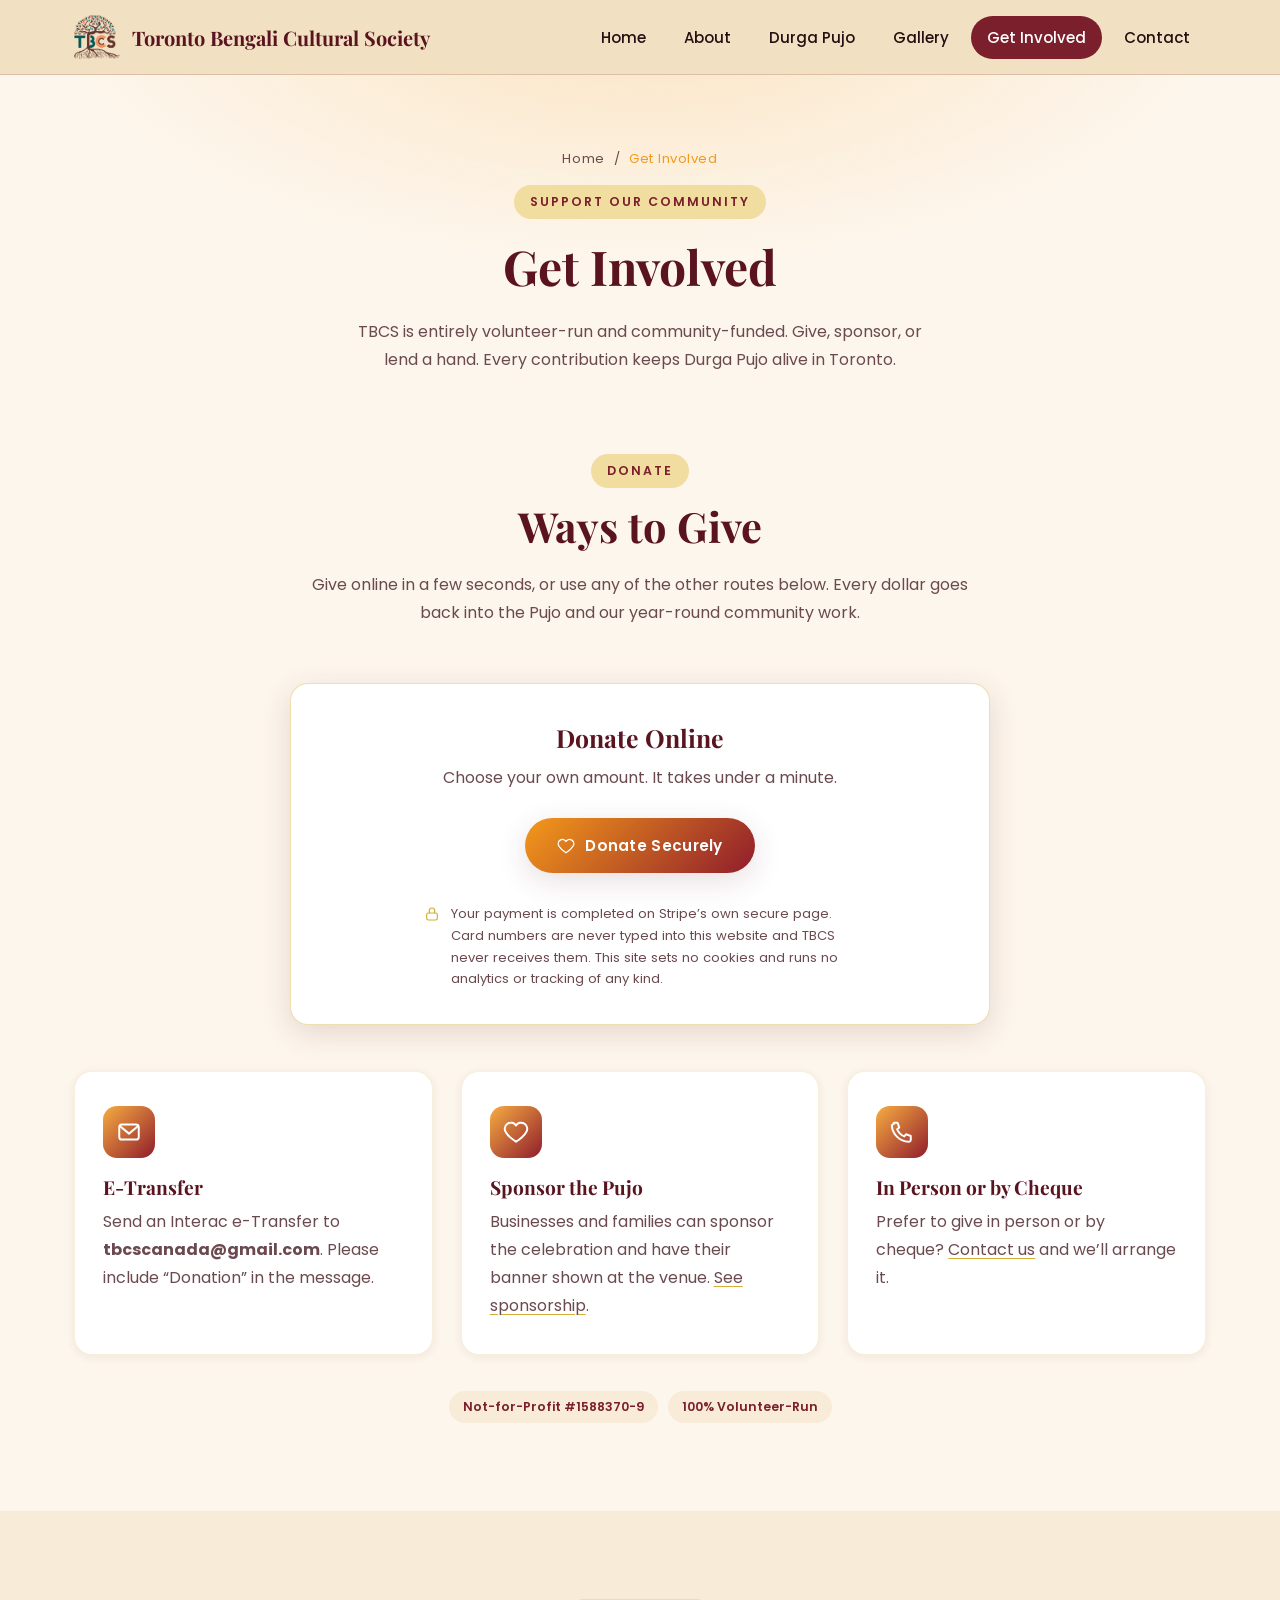
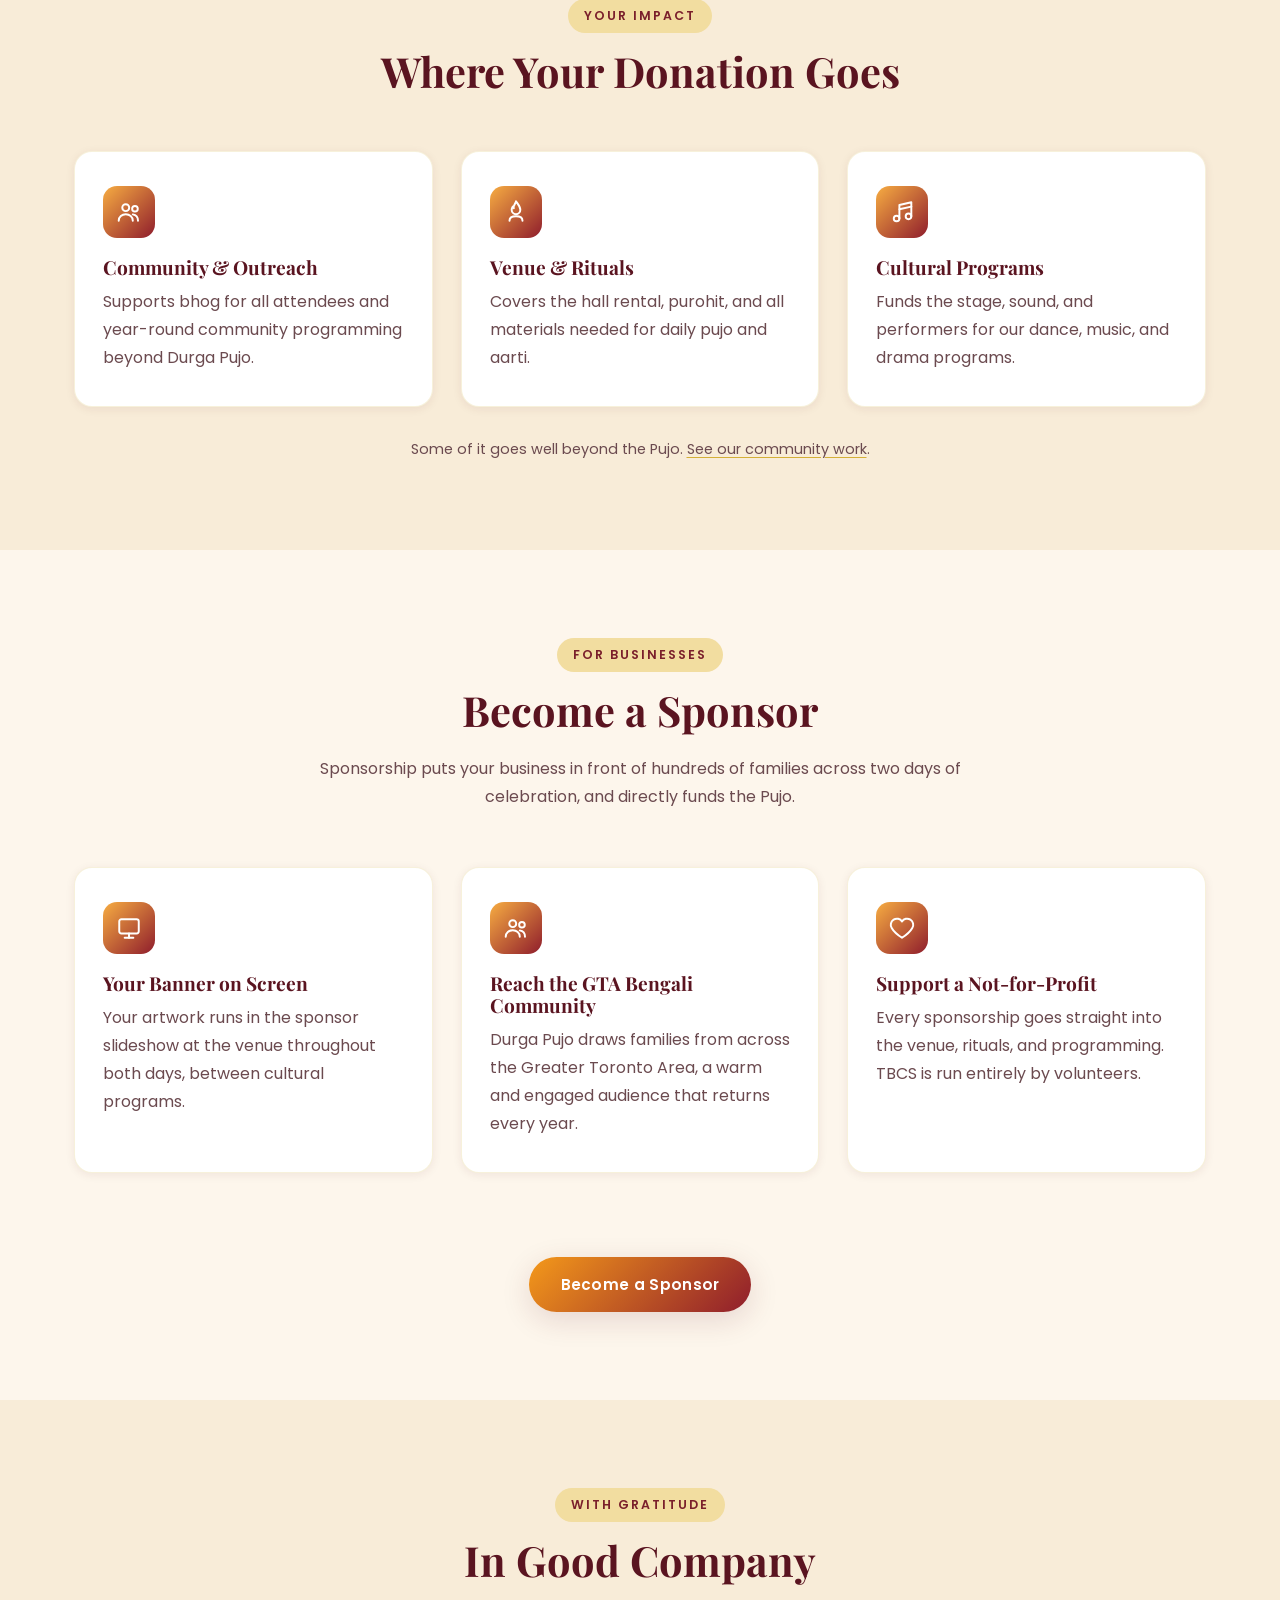
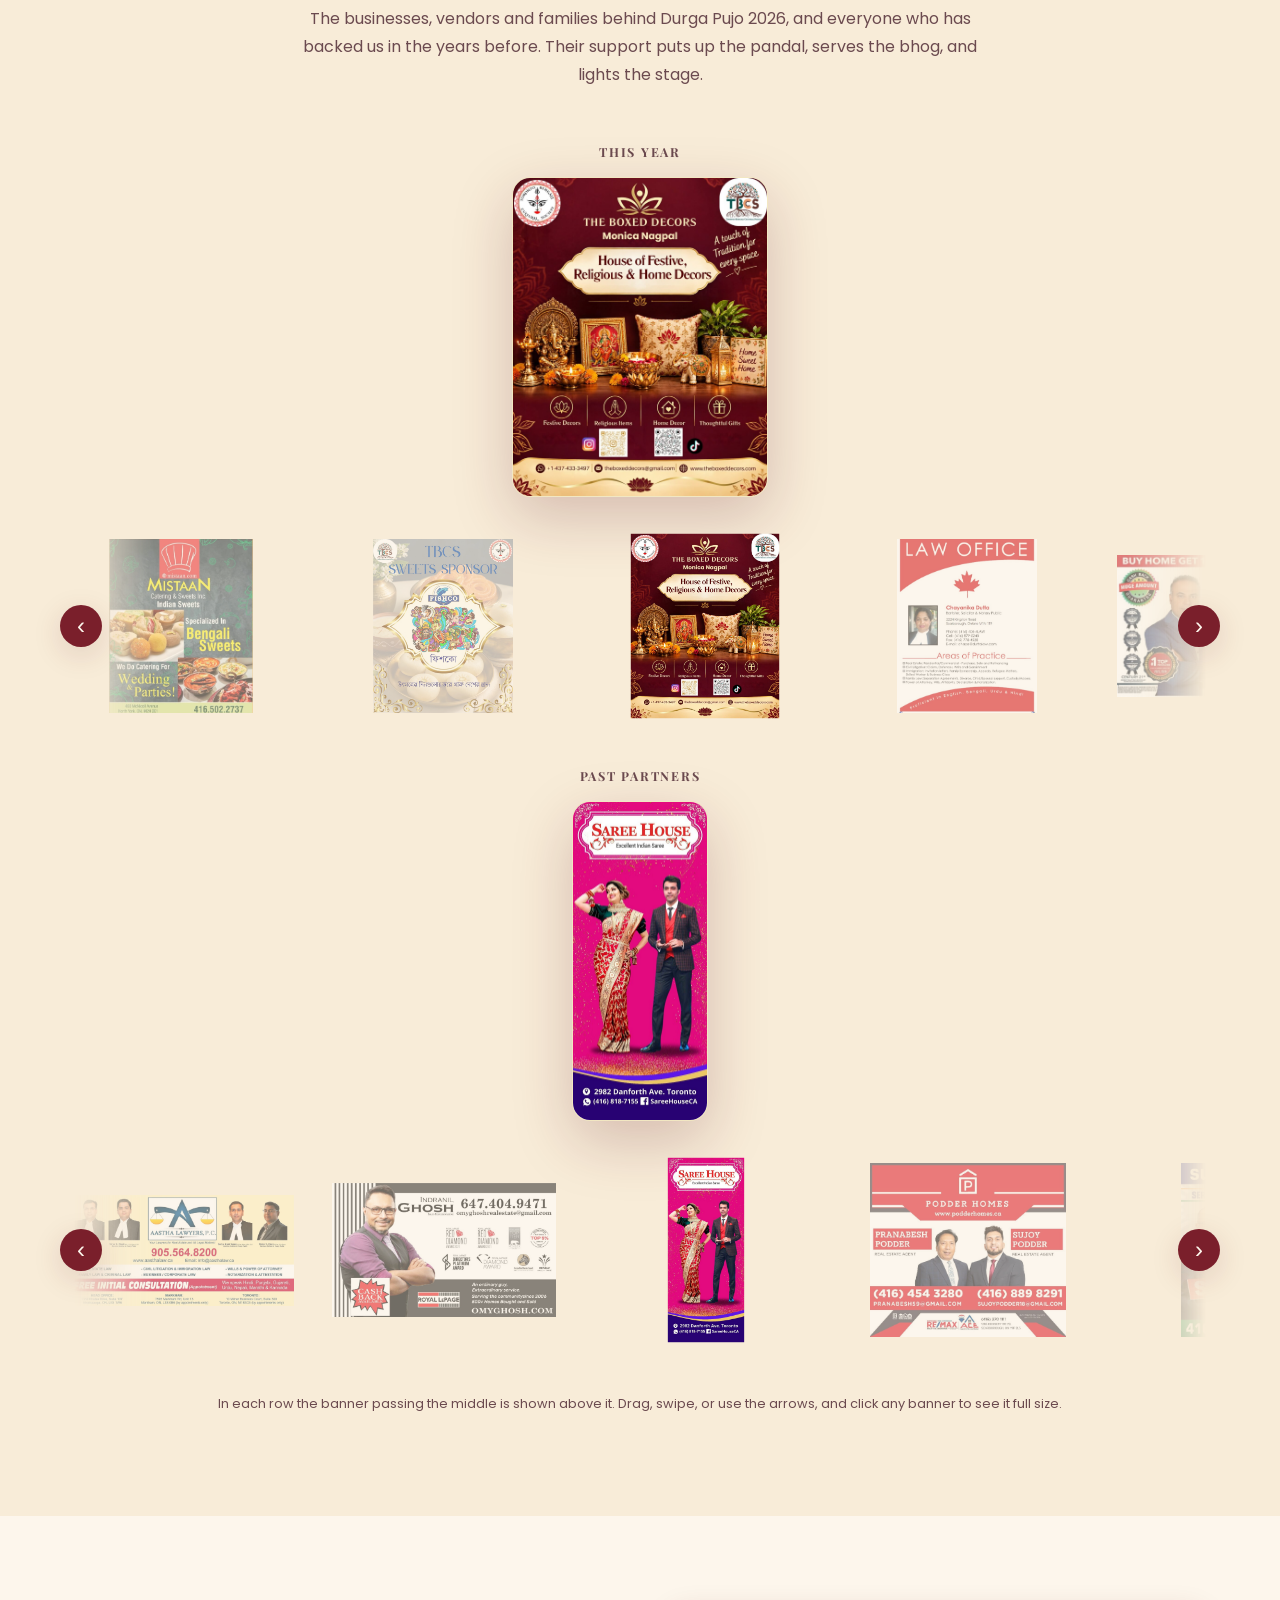
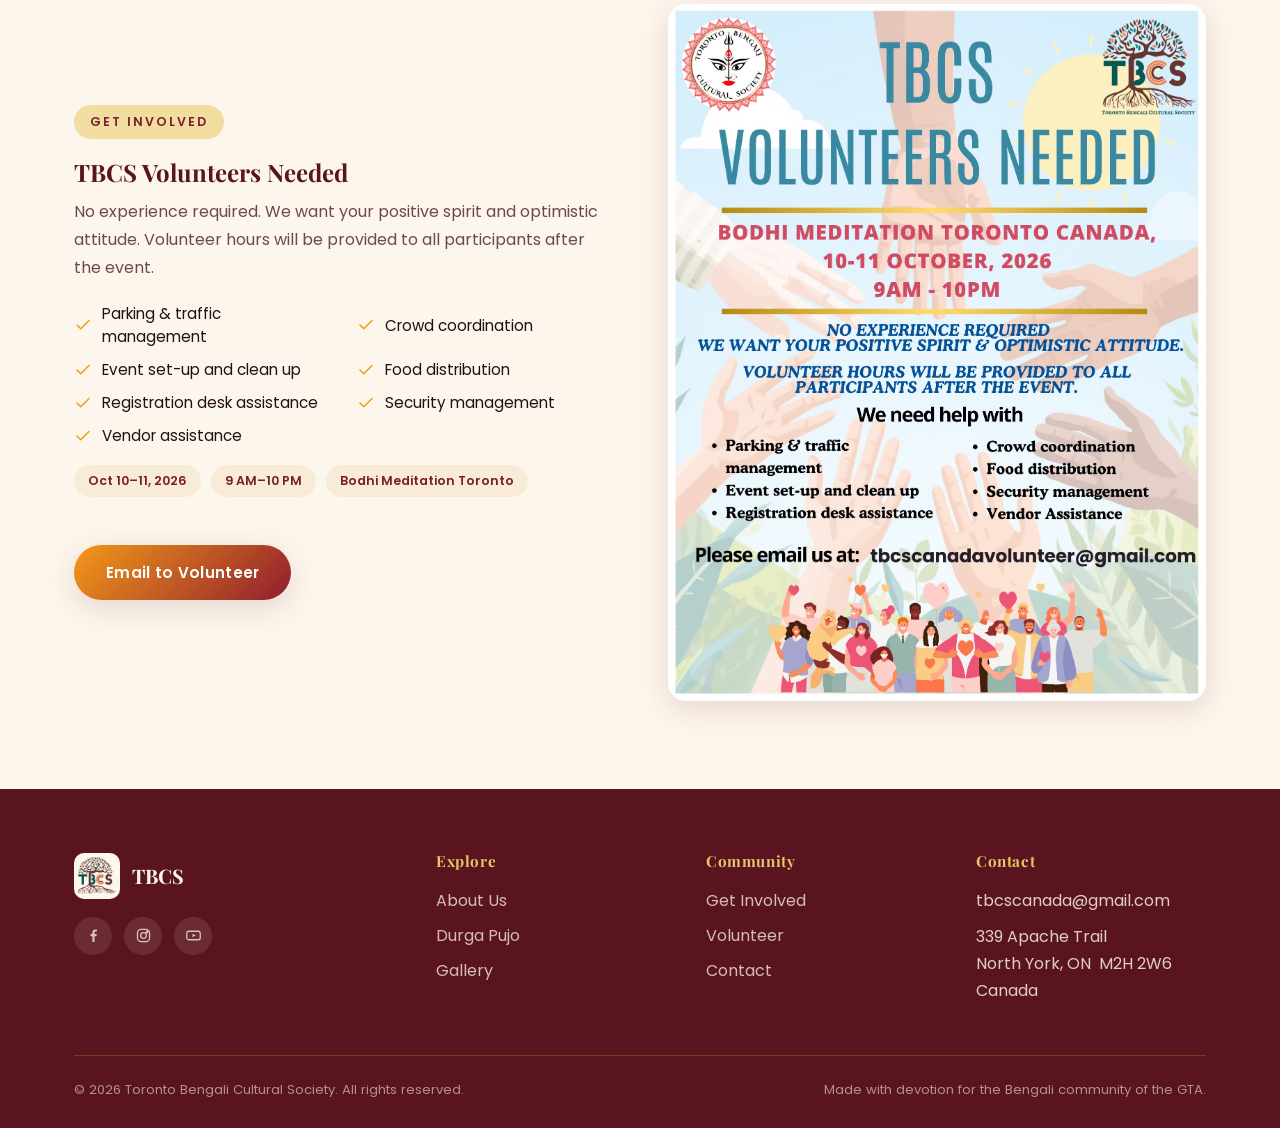
<file: donate.html>
<!DOCTYPE html>
<html lang="en">
<head>
<meta charset="UTF-8">
<meta name="viewport" content="width=device-width, initial-scale=1.0">
<title>Get Involved | Toronto Bengali Cultural Society</title>
<meta name="description" content="Donate, sponsor, or volunteer with Toronto Bengali Cultural Society, supporting Durga Pujo and year-round community work.">
<link rel="icon" href="images/favicon.png" type="image/png">
<link rel="preconnect" href="https://fonts.googleapis.com">
<link rel="stylesheet" href="css/style.css?v=6fc17ad8">
</head>
<body>

<header class="site-header">
  <div class="container nav-inner">
    <a href="index.html" class="brand" title="Toronto Bengali Cultural Society">
      <span class="brand-mark"><img src="images/logo-tree.png" alt="Toronto Bengali Cultural Society logo"></span>
      <span class="brand-text">Toronto Bengali Cultural Society</span>
    </a>
    <nav>
      <ul class="nav-links">
        <li><a href="index.html">Home</a></li>
        <li><a href="about.html">About</a></li>
        <li><a href="events.html">Durga Pujo</a></li>
        <li><a href="gallery.html">Gallery</a></li>
        <li><a href="donate.html">Get Involved</a></li>
        <li><a href="contact.html">Contact</a></li>
      </ul>
    </nav>
    <button class="nav-toggle" aria-label="Toggle navigation" aria-expanded="false">
      <span></span><span></span><span></span>
    </button>
  </div>
</header>

<main>

  <section class="page-hero">
    <div class="container reveal">
      <div class="breadcrumb">Home &nbsp;/&nbsp; <span>Get Involved</span></div>
      <span class="eyebrow">Support Our Community</span>
      <h1>Get Involved</h1>
      <p style="max-width:60ch; margin:0 auto;">TBCS is entirely volunteer-run and community-funded. Give, sponsor, or lend a hand. Every contribution keeps Durga Pujo alive in Toronto.</p>
    </div>
  </section>

  <!-- Donate -->
  <section style="padding-top:16px;">
    <div class="container">
      <div class="section-head reveal">
        <span class="eyebrow">Donate</span>
        <h2>Ways to Give</h2>
        <p>Give online in a few seconds, or use any of the other routes below. Every dollar goes back into the Pujo and our year-round community work.</p>
      </div>

      <!-- Card donations are handled entirely by Stripe's own hosted page. No
           payment fields exist anywhere on this site, so there is nothing here
           to intercept and nothing for us to store. rel="noopener noreferrer"
           keeps the opened tab from touching this one and sends no referrer. -->
      <div class="donate-panel reveal">
        <h3>Donate Online</h3>
        <p>Choose your own amount. It takes under a minute.</p>
        <a class="btn btn-primary" href="https://donate.stripe.com/8x200da1Wct45XL9d33Je00"
           target="_blank" rel="noopener noreferrer">
          <svg width="18" height="18" viewBox="0 0 24 24" fill="none" stroke="currentColor" stroke-width="1.8" stroke-linecap="round" stroke-linejoin="round" aria-hidden="true"><path d="M12 21s-7-4.5-9.5-9A5.5 5.5 0 0 1 12 6a5.5 5.5 0 0 1 9.5 6c-2.5 4.5-9.5 9-9.5 9z"/></svg>
          Donate Securely
        </a>
        <p class="donate-note">
          <svg width="16" height="16" viewBox="0 0 24 24" fill="none" stroke="currentColor" stroke-width="1.8" stroke-linecap="round" stroke-linejoin="round" aria-hidden="true"><rect x="4" y="10.5" width="16" height="10.5" rx="2.5"/><path d="M8 10.5V7a4 4 0 0 1 8 0v3.5"/></svg>
          <span>Your payment is completed on Stripe&rsquo;s own secure page. Card numbers are never typed into this website and TBCS never receives them. This site sets no cookies and runs no analytics or tracking of any kind.</span>
        </p>
      </div>

      <div class="grid grid-3">
        <div class="card reveal">
          <div class="icon"><svg viewBox="0 0 24 24" fill="none" stroke="currentColor" stroke-width="1.8" stroke-linecap="round" stroke-linejoin="round"><rect x="3" y="5" width="18" height="14" rx="2.5"/><path d="M3.5 6.5l8.5 7 8.5-7"/></svg></div>
          <h3>E-Transfer</h3>
          <p>Send an Interac e-Transfer to <strong>tbcscanada@gmail.com</strong>. Please include &ldquo;Donation&rdquo; in the message.</p>
        </div>
        <div class="card reveal reveal-delay-1">
          <div class="icon"><svg viewBox="0 0 24 24" fill="none" stroke="currentColor" stroke-width="1.8" stroke-linecap="round" stroke-linejoin="round"><path d="M12 21s-7-4.5-9.5-9A5.5 5.5 0 0 1 12 6a5.5 5.5 0 0 1 9.5 6c-2.5 4.5-9.5 9-9.5 9z"/></svg></div>
          <h3>Sponsor the Pujo</h3>
          <p>Businesses and families can sponsor the celebration and have their banner shown at the venue. <a href="#sponsor" class="link-underline">See sponsorship</a>.</p>
        </div>
        <div class="card reveal reveal-delay-2">
          <div class="icon"><svg viewBox="0 0 24 24" fill="none" stroke="currentColor" stroke-width="1.8" stroke-linecap="round" stroke-linejoin="round"><path d="M4.5 3.5h3.4l1.6 4.4-2 1.6a13 13 0 0 0 6.6 6.6l1.6-2 4.4 1.6v3.4c0 1.1-1 2-2.1 1.9C9.9 20.7 3.3 14.1 2.6 6.6c-.1-1.1.8-2.1 1.9-2.1z"/></svg></div>
          <h3>In Person or by Cheque</h3>
          <p>Prefer to give in person or by cheque? <a href="contact.html" class="link-underline">Contact us</a> and we&rsquo;ll arrange it.</p>
        </div>
      </div>

      <div class="reveal text-center" style="margin-top:36px;">
        <div class="tag-list" style="justify-content:center;">
          <span class="tag">Not-for-Profit #1588370-9</span>
          <span class="tag">100% Volunteer-Run</span>
        </div>
      </div>
    </div>
  </section>

  <!-- Where the money goes -->
  <section class="section-alt">
    <div class="container">
      <div class="section-head reveal">
        <span class="eyebrow">Your Impact</span>
        <h2>Where Your Donation Goes</h2>
      </div>
      <div class="grid grid-3">
        <div class="card reveal">
          <div class="icon"><svg viewBox="0 0 24 24" fill="none" stroke="currentColor" stroke-width="1.8" stroke-linecap="round" stroke-linejoin="round"><circle cx="9" cy="8" r="3.2"/><path d="M2.5 20c0-3.5 3-6 6.5-6s6.5 2.5 6.5 6"/><circle cx="17.5" cy="9" r="2.6"/><path d="M15.5 14.2c2.7.5 4.8 2.5 4.8 5.8"/></svg></div>
          <h3>Community &amp; Outreach</h3>
          <p>Supports bhog for all attendees and year-round community programming beyond Durga Pujo.</p>
        </div>
        <div class="card reveal reveal-delay-1">
          <div class="icon"><svg viewBox="0 0 24 24" fill="none" stroke="currentColor" stroke-width="1.8" stroke-linecap="round" stroke-linejoin="round"><path d="M12 2c2 3 4 5 4 8a4 4 0 0 1-8 0c0-1.2.5-2 1-3 .3 1 1 1.5 1 1.5C9 6 12 4 12 2z"/><path d="M6 20c0-3 2.5-4 6-4s6 1 6 4"/></svg></div>
          <h3>Venue &amp; Rituals</h3>
          <p>Covers the hall rental, purohit, and all materials needed for daily pujo and aarti.</p>
        </div>
        <div class="card reveal reveal-delay-2">
          <div class="icon"><svg viewBox="0 0 24 24" fill="none" stroke="currentColor" stroke-width="1.8" stroke-linecap="round" stroke-linejoin="round"><circle cx="7" cy="18" r="2.6"/><circle cx="18" cy="16" r="2.6"/><path d="M9.6 18V5.5L20.6 3v13"/><path d="M9.6 9.5L20.6 7"/></svg></div>
          <h3>Cultural Programs</h3>
          <p>Funds the stage, sound, and performers for our dance, music, and drama programs.</p>
        </div>
      </div>

      <!-- Deliberately one line. Someone reading this section is asking what the
           society actually does with the money, and until now there was no route
           from here to the evidence. -->
      <p class="give-aside reveal">Some of it goes well beyond the Pujo. <a href="about.html#community" class="link-underline">See our community work</a>.</p>
    </div>
  </section>

  <!-- Sponsorship -->
  <section id="sponsor">
    <div class="container">
      <div class="section-head reveal">
        <span class="eyebrow">For Businesses</span>
        <h2>Become a Sponsor</h2>
        <p>Sponsorship puts your business in front of hundreds of families across two days of celebration, and directly funds the Pujo.</p>
      </div>
      <div class="grid grid-3">
        <div class="card reveal">
          <div class="icon"><svg viewBox="0 0 24 24" fill="none" stroke="currentColor" stroke-width="1.8" stroke-linecap="round" stroke-linejoin="round"><rect x="3" y="4" width="18" height="13" rx="2"/><path d="M8 21h8"/><path d="M12 17v4"/></svg></div>
          <h3>Your Banner on Screen</h3>
          <p>Your artwork runs in the sponsor slideshow at the venue throughout both days, between cultural programs.</p>
        </div>
        <div class="card reveal reveal-delay-1">
          <div class="icon"><svg viewBox="0 0 24 24" fill="none" stroke="currentColor" stroke-width="1.8" stroke-linecap="round" stroke-linejoin="round"><circle cx="9" cy="8" r="3.2"/><path d="M2.5 20c0-3.5 3-6 6.5-6s6.5 2.5 6.5 6"/><circle cx="17.5" cy="9" r="2.6"/><path d="M15.5 14.2c2.7.5 4.8 2.5 4.8 5.8"/></svg></div>
          <h3>Reach the GTA Bengali Community</h3>
          <p>Durga Pujo draws families from across the Greater Toronto Area, a warm and engaged audience that returns every year.</p>
        </div>
        <div class="card reveal reveal-delay-2">
          <div class="icon"><svg viewBox="0 0 24 24" fill="none" stroke="currentColor" stroke-width="1.8" stroke-linecap="round" stroke-linejoin="round"><path d="M12 21s-7-4.5-9.5-9A5.5 5.5 0 0 1 12 6a5.5 5.5 0 0 1 9.5 6c-2.5 4.5-9.5 9-9.5 9z"/></svg></div>
          <h3>Support a Not-for-Profit</h3>
          <p>Every sponsorship goes straight into the venue, rituals, and programming. TBCS is run entirely by volunteers.</p>
        </div>
      </div>
      <div class="text-center reveal" style="margin-top:36px;">
        <div><a href="contact.html#send-a-message" class="btn btn-primary mt-lg">Become a Sponsor</a></div>
      </div>
    </div>
  </section>

  <!-- Sponsor banners -->
  <section class="section-alt">
    <div class="container">
      <div class="section-head reveal">
        <span class="eyebrow">With Gratitude</span>
        <h2>In Good Company</h2>
        <p>The businesses, vendors and families behind Durga Pujo 2026, and everyone who has backed us in the years before. Their support puts up the pandal, serves the bhog, and lights the stage.</p>
      </div>

      <h3 class="sponsor-group-label reveal">This year</h3>
      <div class="sponsor-show reveal" data-sponsor-show>
        <div class="sponsor-stage">
          <img src="images/sponsors-2026/chayanika-dutta.jpg" class="is-current" alt="Chayanika Dutta, Barrister, Solicitor and Notary Public">
          <img alt="" aria-hidden="true">
        </div>
        <div class="sponsor-strip-wrap">
          <div class="sponsor-strip" tabindex="0" role="region" aria-label="Our 2026 partners">
            <div class="sponsor-roll">
              <img src="images/sponsors-2026/chayanika-dutta.jpg" width="806" height="996" alt="Chayanika Dutta, Barrister, Solicitor and Notary Public" loading="lazy" draggable="false">
              <img src="images/sponsors-2026/arun-ganguly.jpg" width="941" height="597" alt="Arun Ganguly, Realtor" loading="lazy" draggable="false">
              <img src="images/sponsors-2026/indranil-ghosh.jpg" width="784" height="950" alt="Indranil Ghosh, Realtor" loading="lazy" draggable="false">
              <img src="images/sponsors-2026/mistaan.jpg" width="810" height="976" alt="Mistaan Catering and Sweets" loading="lazy" draggable="false">
              <img src="images/sponsors-2026/fishco.jpg" width="1100" height="1375" alt="FISHCO, sweets sponsor" loading="lazy" draggable="false">
              <img src="images/sponsors-2026/the-boxed-decors.jpg" width="1100" height="1374" alt="The Boxed Decors" loading="lazy" draggable="false">
            </div>
          </div>
          <button class="sponsor-nav prev" type="button" aria-label="Scroll 2026 partners left">&#8249;</button>
          <button class="sponsor-nav next" type="button" aria-label="Scroll 2026 partners right">&#8250;</button>
        </div>
      </div>

      <h3 class="sponsor-group-label reveal">Past partners</h3>

      <div class="sponsor-show reveal" data-sponsor-show>
        <div class="sponsor-stage">
          <img src="images/sponsors/sponsor-01.jpg" class="is-current" alt="Sponsor banner">
          <img alt="" aria-hidden="true">
        </div>
        <div class="sponsor-strip-wrap">
          <div class="sponsor-strip" tabindex="0" role="region" aria-label="Past partners">
            <div class="sponsor-roll">
              <img src="images/sponsors/sponsor-01.jpg" width="1092" height="1400" alt="Sponsor banner" loading="lazy" draggable="false">
              <img src="images/sponsors/sponsor-02.jpg" width="995" height="1400" alt="Sponsor banner" loading="lazy" draggable="false">
              <img src="images/sponsors/sponsor-03.jpg" width="1275" height="825" alt="Sponsor banner" loading="lazy" draggable="false">
              <img src="images/sponsors/sponsor-04.jpg" width="516" height="768" alt="Sponsor banner" loading="lazy" draggable="false">
              <img src="images/sponsors/sponsor-05.jpg" width="1123" height="1400" alt="Sponsor banner" loading="lazy" draggable="false">
              <img src="images/sponsors/sponsor-06.jpg" width="871" height="1120" alt="Sponsor banner" loading="lazy" draggable="false">
              <img src="images/sponsors/sponsor-07.jpg" width="1080" height="1080" alt="Sponsor banner" loading="lazy" draggable="false">
              <img src="images/sponsors/sponsor-08.jpg" width="544" height="744" alt="Sponsor banner" loading="lazy" draggable="false">
              <img src="images/sponsors/sponsor-09.jpg" width="747" height="1120" alt="Sponsor banner" loading="lazy" draggable="false">
              <img src="images/sponsors/sponsor-10.jpg" width="1400" height="800" alt="Sponsor banner" loading="lazy" draggable="false">
              <img src="images/sponsors/sponsor-11.jpg" width="991" height="793" alt="Sponsor banner" loading="lazy" draggable="false">
              <img src="images/sponsors/sponsor-12.jpg" width="1080" height="1080" alt="Sponsor banner" loading="lazy" draggable="false">
              <img src="images/sponsors/sponsor-13.jpg" width="1181" height="1400" alt="Sponsor banner" loading="lazy" draggable="false">
              <img src="images/sponsors/sponsor-14.jpg" width="725" height="463" alt="Sponsor banner" loading="lazy" draggable="false">
              <img src="images/sponsors/sponsor-15.jpg" width="1234" height="710" alt="Sponsor banner" loading="lazy" draggable="false">
              <img src="images/sponsors/sponsor-16.jpg" width="1400" height="830" alt="Sponsor banner" loading="lazy" draggable="false">
              <img src="images/sponsors/sponsor-17.jpg" width="1400" height="823" alt="Sponsor banner" loading="lazy" draggable="false">
              <img src="images/sponsors/sponsor-18.jpg" width="736" height="1400" alt="Sponsor banner" loading="lazy" draggable="false">
              <img src="images/sponsors/sponsor-19.jpg" width="933" height="1400" alt="Sponsor banner" loading="lazy" draggable="false">
              <img src="images/sponsors/sponsor-20.jpg" width="1080" height="1350" alt="Sponsor banner" loading="lazy" draggable="false">
              <img src="images/sponsors/sponsor-21.jpg" width="1080" height="1350" alt="Sponsor banner" loading="lazy" draggable="false">
              <img src="images/sponsors/sponsor-22.jpg" width="1400" height="1082" alt="Sponsor banner" loading="lazy" draggable="false">
              <img src="images/sponsors/sponsor-23.jpg" width="594" height="1400" alt="Sponsor banner" loading="lazy" draggable="false">
              <img src="images/sponsors/sponsor-24.jpg" width="1000" height="699" alt="Sponsor banner" loading="lazy" draggable="false">
              <img src="images/sponsors/sponsor-25.jpg" width="1400" height="700" alt="Sponsor banner" loading="lazy" draggable="false">
              <img src="images/sponsors/sponsor-26.jpg" width="1400" height="693" alt="Sponsor banner" loading="lazy" draggable="false">
              <img src="images/sponsors/sponsor-27.jpg" width="1400" height="837" alt="Sponsor banner" loading="lazy" draggable="false">
              <img src="images/sponsors/sponsor-28.jpg" width="536" height="1280" alt="Sponsor banner" loading="lazy" draggable="false">
              <img src="images/sponsors/sponsor-29.jpg" width="1125" height="1000" alt="Sponsor banner" loading="lazy" draggable="false">
              <img src="images/sponsors/sponsor-30.jpg" width="587" height="1038" alt="Sponsor banner" loading="lazy" draggable="false">
              <img src="images/sponsors/sponsor-31.jpg" width="744" height="1161" alt="Sponsor banner" loading="lazy" draggable="false">
              <img src="images/sponsors/sponsor-32.jpg" width="1400" height="752" alt="Sponsor banner" loading="lazy" draggable="false">
            </div>
          </div>
          <button class="sponsor-nav prev" type="button" aria-label="Scroll past partners left">&#8249;</button>
          <button class="sponsor-nav next" type="button" aria-label="Scroll past partners right">&#8250;</button>
        </div>
      </div>
      <p class="sponsor-hint reveal">In each row the banner passing the middle is shown above it. Drag, swipe, or use the arrows, and click any banner to see it full size.</p>
    </div>
  </section>

  <section id="volunteer">
    <div class="container two-col">
      <div class="reveal">
        <span class="eyebrow">Get Involved</span>
        <h2>TBCS Volunteers Needed</h2>
        <p>No experience required. We want your positive spirit and optimistic attitude. Volunteer hours will be provided to all participants after the event.</p>
        <ul class="role-list">
          <li><svg viewBox="0 0 24 24" fill="none" stroke="currentColor" stroke-width="2" stroke-linecap="round" stroke-linejoin="round"><polyline points="20 6 9 17 4 12"/></svg>Parking &amp; traffic management</li>
          <li><svg viewBox="0 0 24 24" fill="none" stroke="currentColor" stroke-width="2" stroke-linecap="round" stroke-linejoin="round"><polyline points="20 6 9 17 4 12"/></svg>Crowd coordination</li>
          <li><svg viewBox="0 0 24 24" fill="none" stroke="currentColor" stroke-width="2" stroke-linecap="round" stroke-linejoin="round"><polyline points="20 6 9 17 4 12"/></svg>Event set-up and clean up</li>
          <li><svg viewBox="0 0 24 24" fill="none" stroke="currentColor" stroke-width="2" stroke-linecap="round" stroke-linejoin="round"><polyline points="20 6 9 17 4 12"/></svg>Food distribution</li>
          <li><svg viewBox="0 0 24 24" fill="none" stroke="currentColor" stroke-width="2" stroke-linecap="round" stroke-linejoin="round"><polyline points="20 6 9 17 4 12"/></svg>Registration desk assistance</li>
          <li><svg viewBox="0 0 24 24" fill="none" stroke="currentColor" stroke-width="2" stroke-linecap="round" stroke-linejoin="round"><polyline points="20 6 9 17 4 12"/></svg>Security management</li>
          <li><svg viewBox="0 0 24 24" fill="none" stroke="currentColor" stroke-width="2" stroke-linecap="round" stroke-linejoin="round"><polyline points="20 6 9 17 4 12"/></svg>Vendor assistance</li>
        </ul>
        <div class="tag-list">
          <span class="tag">Oct 10&ndash;11, 2026</span>
          <span class="tag">9 AM&ndash;10 PM</span>
          <span class="tag">Bodhi Meditation Toronto</span>
        </div>
        <a href="mailto:tbcscanadavolunteer@gmail.com" class="btn btn-primary mt-lg">Email to Volunteer</a>
      </div>
      <div class="reveal reveal-delay-1">
        <img src="images/volunteer-2026.jpg" alt="TBCS Volunteers Needed flyer for Durga Pujo 2026, listing the same roles shown here, at Bodhi Meditation Toronto, October 10&ndash;11, 9 AM to 10 PM" style="width:100%; border-radius: var(--radius-md); box-shadow: var(--shadow-md);">
      </div>
    </div>
  </section>
</main>

<footer class="site-footer">
  <div class="container">
    <div class="footer-grid">
      <div>
        <a href="index.html" class="brand" style="margin-bottom:14px;">
          <span class="brand-mark"><img src="images/logo-tree.png" alt="Toronto Bengali Cultural Society logo"></span>
          <span class="brand-text">TBCS</span>
        </a>
        <div class="social-row">
          <a href="https://www.facebook.com/TorontoBengaliCulturalSociety" target="_blank" rel="noopener" aria-label="Facebook"><svg viewBox="0 0 24 24" fill="currentColor"><path d="M13.5 21v-8h2.7l.4-3.1h-3.1V8c0-.9.25-1.5 1.55-1.5H16.7V3.7C16.4 3.66 15.4 3.5 14.3 3.5c-2.3 0-3.9 1.4-3.9 4v2.4H7.7V13h2.7v8h3.1z"/></svg></a>
          <a href="https://www.instagram.com/tbcscanada/" target="_blank" rel="noopener" aria-label="Instagram"><svg viewBox="0 0 24 24" fill="none" stroke="currentColor" stroke-width="1.8"><rect x="3.5" y="3.5" width="17" height="17" rx="5"/><circle cx="12" cy="12" r="4"/><circle cx="17" cy="7" r="1"/></svg></a>
          <a href="https://www.youtube.com/@TorontoBengaliCulturalSociety" target="_blank" rel="noopener" aria-label="YouTube"><svg viewBox="0 0 24 24" fill="none" stroke="currentColor" stroke-width="1.8"><rect x="2.5" y="6" width="19" height="12" rx="3"/><path d="M10.5 9.5l5 2.5-5 2.5z" fill="currentColor" stroke="none"/></svg></a>
        </div>
      </div>
      <div>
        <h4>Explore</h4>
        <ul class="footer-links">
          <li><a href="about.html">About Us</a></li>
          <li><a href="events.html">Durga Pujo</a></li>
          <li><a href="gallery.html">Gallery</a></li>
        </ul>
      </div>
      <div>
        <h4>Community</h4>
        <ul class="footer-links">
          <li><a href="donate.html">Get Involved</a></li>
          <li><a href="donate.html#volunteer">Volunteer</a></li>
          <li><a href="contact.html">Contact</a></li>
        </ul>
      </div>
      <div>
        <h4>Contact</h4>
        <ul class="footer-links">
          <li>tbcscanada@gmail.com</li>
          <!-- Mailing address, not the event venue. Left unlinked on purpose so
               nobody mistakes it for somewhere to turn up on the day. -->
          <li>
            <address>339 Apache Trail<br>North York, ON&nbsp;&nbsp;M2H 2W6<br>Canada</address>
          </li>
        </ul>
      </div>
    </div>
    <div class="footer-bottom">
      <span>&copy; <span id="year"></span> Toronto Bengali Cultural Society. All rights reserved.</span>
      <span>Made with devotion for the Bengali community of the GTA.</span>
    </div>
  </div>
</footer>


<div class="lightbox">
  <button class="lightbox-close" aria-label="Close">&times;</button>
  <div class="lightbox-inner">
    <img class="lightbox-photo" data-lightbox-photo alt="">
  </div>
</div>

<script src="js/main.js?v=18ab4dcf"></script>
</body>
</html>
</file>
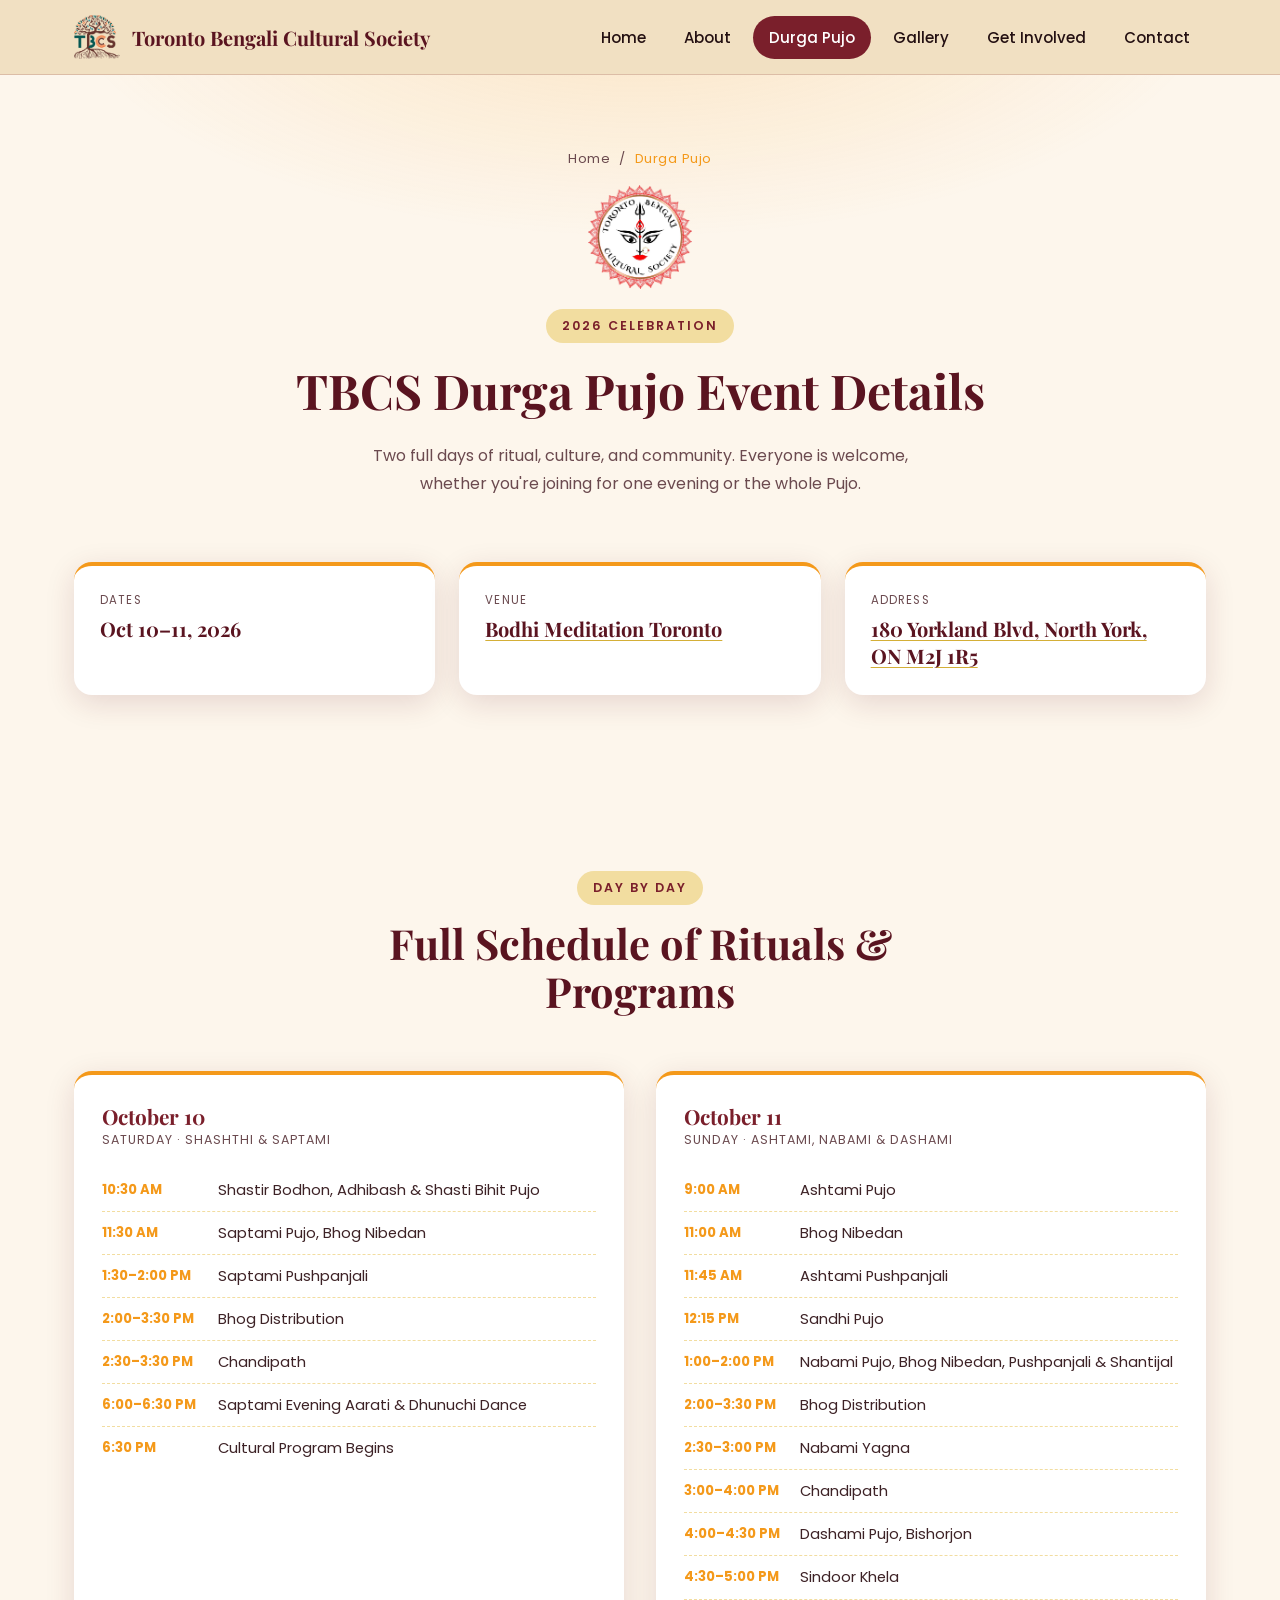
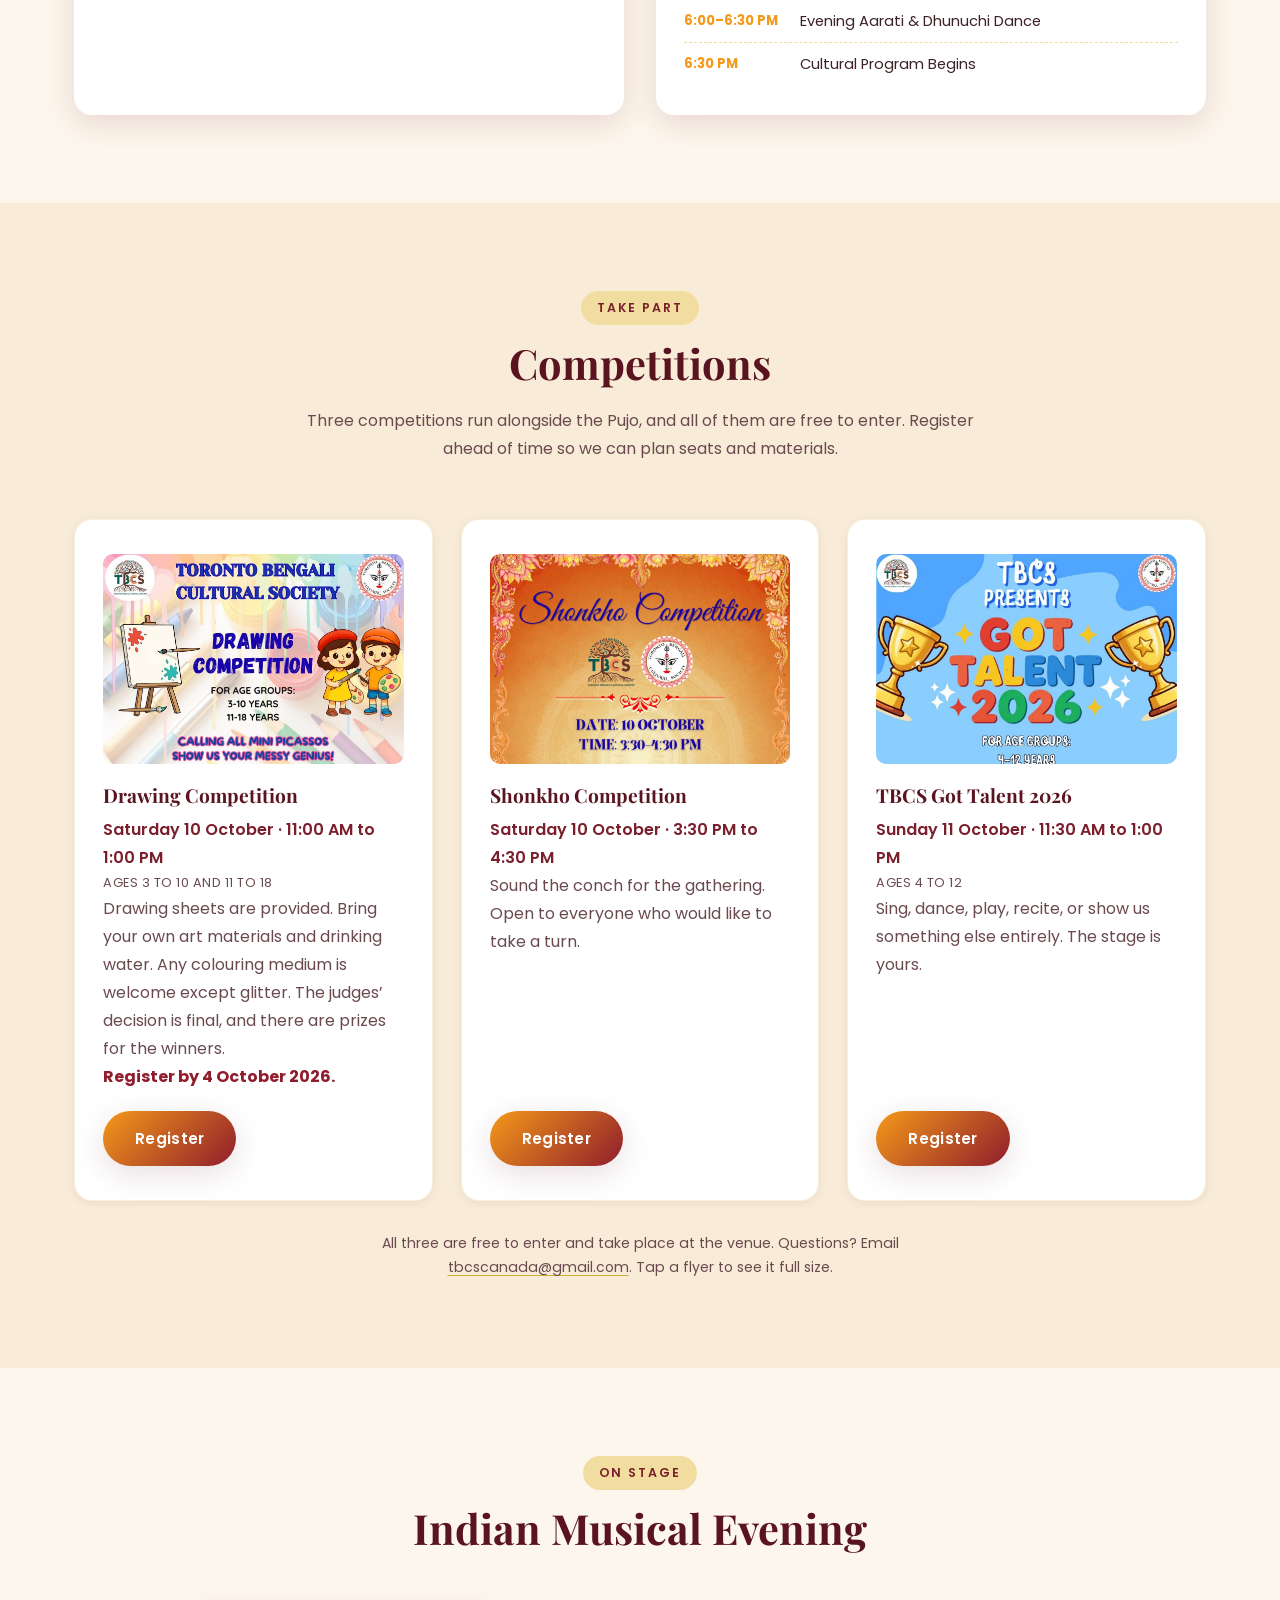
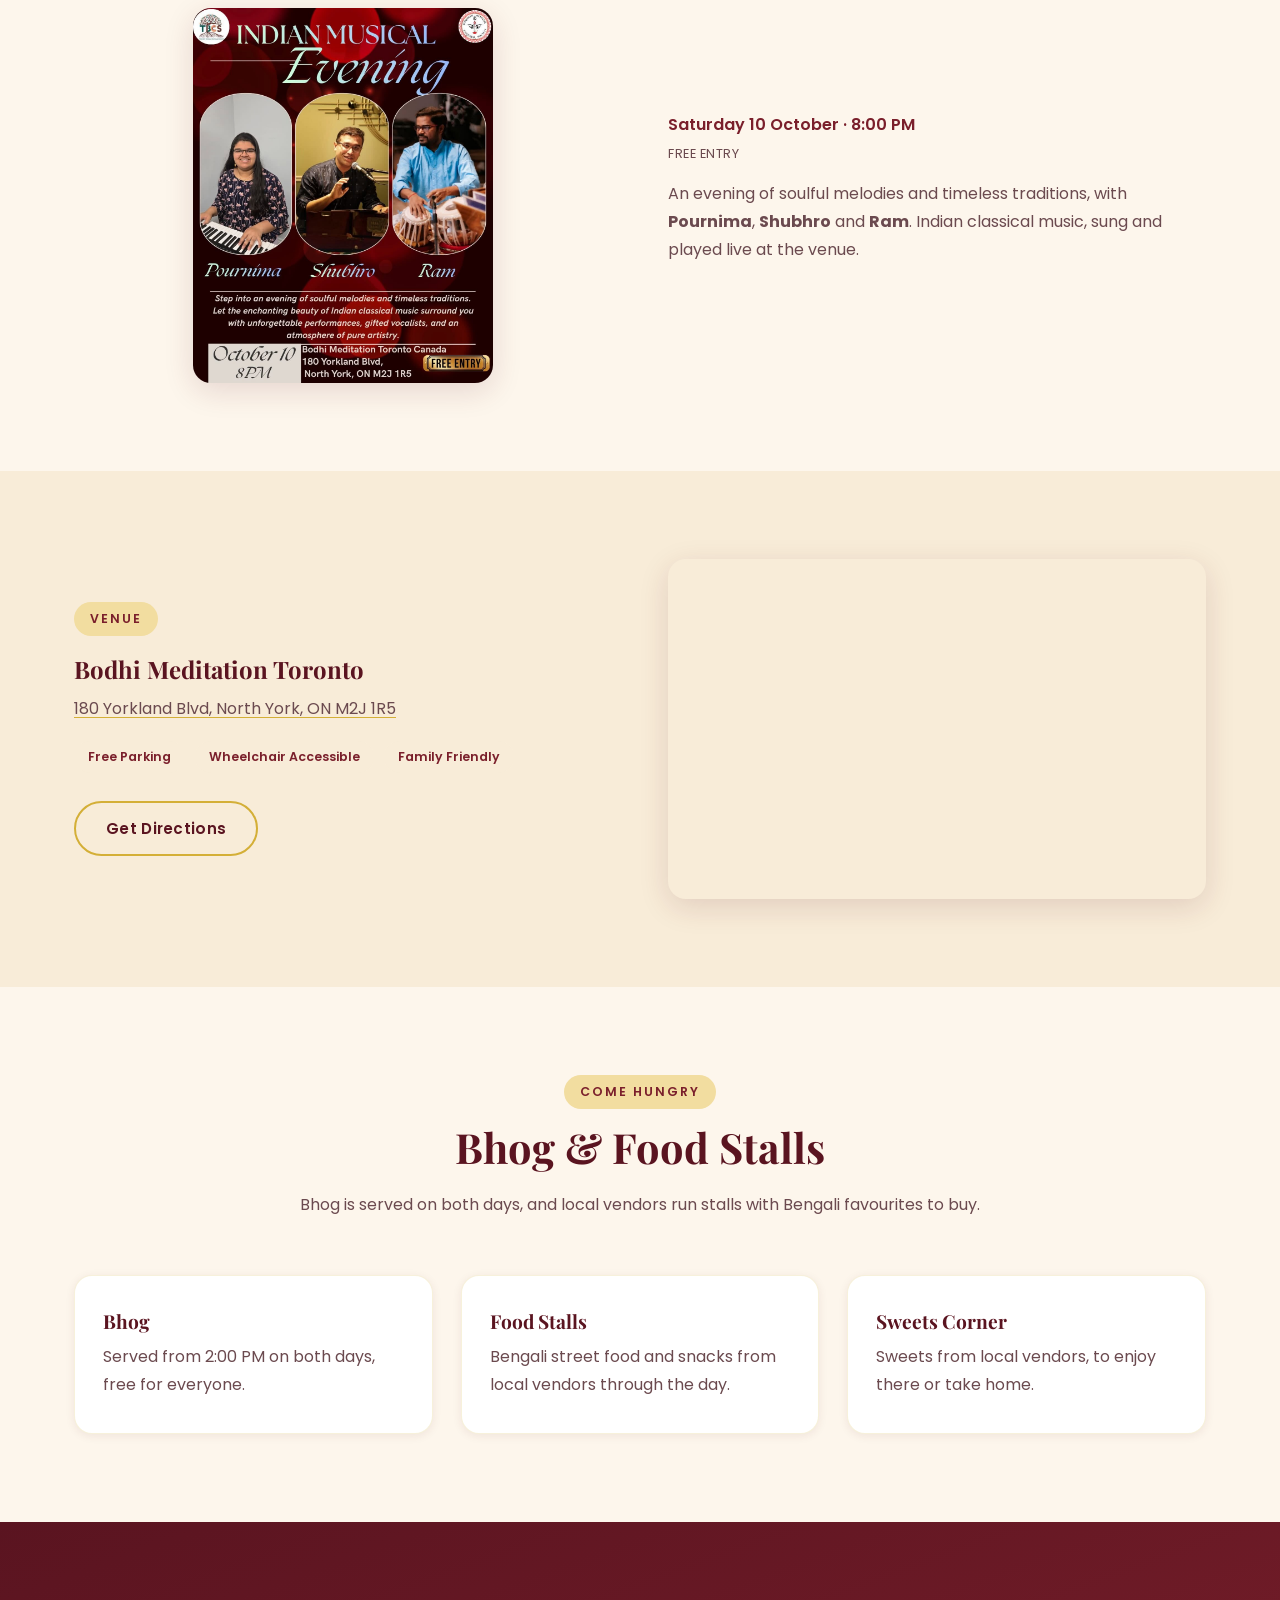
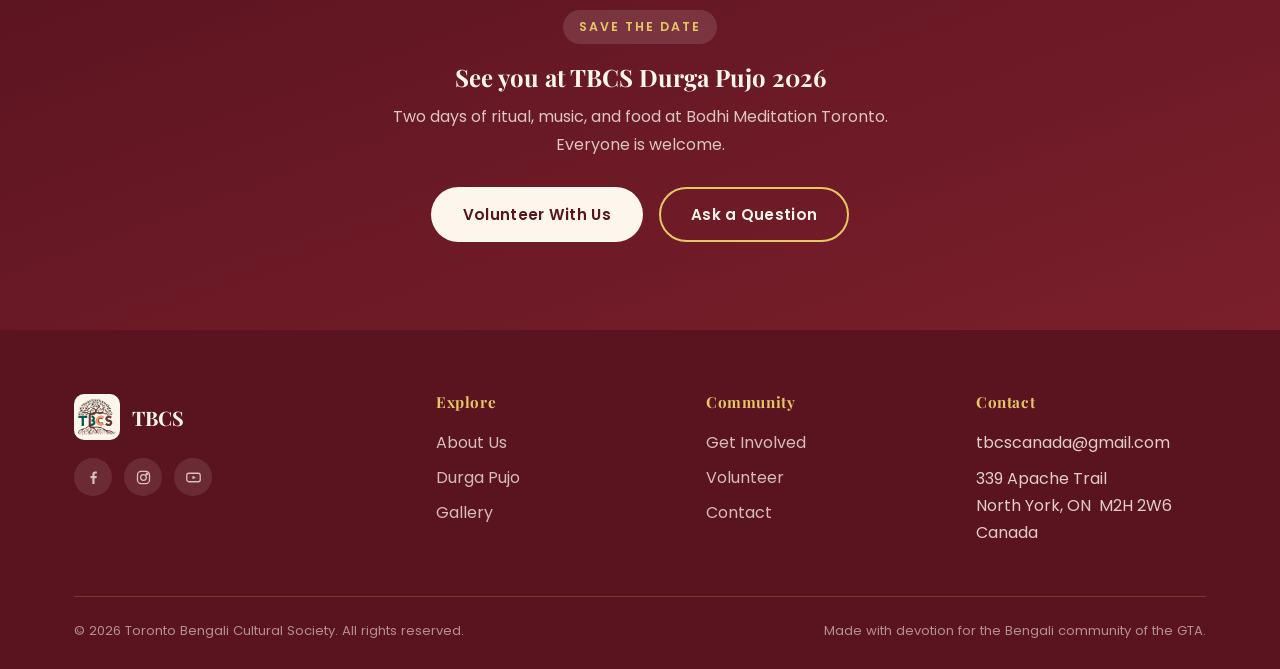
<file: events.html>
<!DOCTYPE html>
<html lang="en">
<head>
<meta charset="UTF-8">
<meta name="viewport" content="width=device-width, initial-scale=1.0">
<title>Durga Pujo Event Details | TBCS</title>
<meta name="description" content="Dates, venue, and full schedule for the TBCS Durga Pujo celebration in Toronto.">
<link rel="icon" href="images/favicon.png" type="image/png">
<link rel="preconnect" href="https://fonts.googleapis.com">
<link rel="stylesheet" href="css/style.css?v=6fc17ad8">
</head>
<body>

<header class="site-header">
  <div class="container nav-inner">
    <a href="index.html" class="brand" title="Toronto Bengali Cultural Society">
      <span class="brand-mark"><img src="images/logo-tree.png" alt="Toronto Bengali Cultural Society logo"></span>
      <span class="brand-text">Toronto Bengali Cultural Society</span>
    </a>
    <nav>
      <ul class="nav-links">
        <li><a href="index.html">Home</a></li>
        <li><a href="about.html">About</a></li>
        <li><a href="events.html">Durga Pujo</a></li>
        <li><a href="gallery.html">Gallery</a></li>
        <li><a href="donate.html">Get Involved</a></li>
        <li><a href="contact.html">Contact</a></li>
      </ul>
    </nav>
    <button class="nav-toggle" aria-label="Toggle navigation" aria-expanded="false">
      <span></span><span></span><span></span>
    </button>
  </div>
</header>

<main>

  <section class="page-hero">
    <div class="container reveal">
      <div class="breadcrumb">Home &nbsp;/&nbsp; <span>Durga Pujo</span></div>
      <img src="images/logo-durga.png" alt="TBCS Durga Pujo emblem" class="pujo-mark">
      <span class="eyebrow">2026 Celebration</span>
      <h1>TBCS Durga Pujo Event Details</h1>
      <p style="max-width:60ch; margin:0 auto;">Two full days of ritual, culture, and community. Everyone is welcome, whether you're joining for one evening or the whole Pujo.</p>
    </div>
  </section>

  <section style="padding-top:0;">
    <div class="container">
      <div class="info-strip reveal" style="margin-top:0;">
        <div class="info-card">
          <div class="label">Dates</div>
          <div class="value">Oct 10&ndash;11, 2026</div>
        </div>
        <div class="info-card">
          <div class="label">Venue</div>
          <div class="value"><a href="https://www.bodhimeditationtoronto.org/en/" target="_blank" rel="noopener" class="link-underline">Bodhi Meditation Toronto</a></div>
        </div>
        <div class="info-card">
          <div class="label">Address</div>
          <div class="value"><a href="https://www.google.com/maps/search/?api=1&amp;query=Bodhi+Meditation+Toronto%2C+180+Yorkland+Blvd%2C+North+York%2C+ON+M2J+1R5" target="_blank" rel="noopener" class="link-underline">180 Yorkland Blvd, North York, ON M2J 1R5</a></div>
        </div>
      </div>
    </div>
  </section>

  <section>
    <div class="container">
      <div class="section-head reveal">
        <span class="eyebrow">Day by Day</span>
        <h2>Full Schedule of Rituals &amp; Programs</h2>
      </div>

      <div class="schedule-grid">
        <div class="schedule-day reveal">
          <h3>October 10</h3>
          <span class="schedule-date">Saturday &middot; Shashthi &amp; Saptami</span>
          <ul class="schedule-list">
            <li class="schedule-row"><span class="schedule-time">10:30 AM</span><p class="schedule-desc">Shastir Bodhon, Adhibash &amp; Shasti Bihit Pujo</p></li>
            <li class="schedule-row"><span class="schedule-time">11:30 AM</span><p class="schedule-desc">Saptami Pujo, Bhog Nibedan</p></li>
            <li class="schedule-row"><span class="schedule-time">1:30&ndash;2:00 PM</span><p class="schedule-desc">Saptami Pushpanjali</p></li>
            <li class="schedule-row"><span class="schedule-time">2:00&ndash;3:30 PM</span><p class="schedule-desc">Bhog Distribution</p></li>
            <li class="schedule-row"><span class="schedule-time">2:30&ndash;3:30 PM</span><p class="schedule-desc">Chandipath</p></li>
            <li class="schedule-row"><span class="schedule-time">6:00&ndash;6:30 PM</span><p class="schedule-desc">Saptami Evening Aarati &amp; Dhunuchi Dance</p></li>
            <li class="schedule-row"><span class="schedule-time">6:30 PM</span><p class="schedule-desc">Cultural Program Begins</p></li>
          </ul>
        </div>
        <div class="schedule-day reveal reveal-delay-1">
          <h3>October 11</h3>
          <span class="schedule-date">Sunday &middot; Ashtami, Nabami &amp; Dashami</span>
          <ul class="schedule-list">
            <li class="schedule-row"><span class="schedule-time">9:00 AM</span><p class="schedule-desc">Ashtami Pujo</p></li>
            <li class="schedule-row"><span class="schedule-time">11:00 AM</span><p class="schedule-desc">Bhog Nibedan</p></li>
            <li class="schedule-row"><span class="schedule-time">11:45 AM</span><p class="schedule-desc">Ashtami Pushpanjali</p></li>
            <li class="schedule-row"><span class="schedule-time">12:15 PM</span><p class="schedule-desc">Sandhi Pujo</p></li>
            <li class="schedule-row"><span class="schedule-time">1:00&ndash;2:00 PM</span><p class="schedule-desc">Nabami Pujo, Bhog Nibedan, Pushpanjali &amp; Shantijal</p></li>
            <li class="schedule-row"><span class="schedule-time">2:00&ndash;3:30 PM</span><p class="schedule-desc">Bhog Distribution</p></li>
            <li class="schedule-row"><span class="schedule-time">2:30&ndash;3:00 PM</span><p class="schedule-desc">Nabami Yagna</p></li>
            <li class="schedule-row"><span class="schedule-time">3:00&ndash;4:00 PM</span><p class="schedule-desc">Chandipath</p></li>
            <li class="schedule-row"><span class="schedule-time">4:00&ndash;4:30 PM</span><p class="schedule-desc">Dashami Pujo, Bishorjon</p></li>
            <li class="schedule-row"><span class="schedule-time">4:30&ndash;5:00 PM</span><p class="schedule-desc">Sindoor Khela</p></li>
            <li class="schedule-row"><span class="schedule-time">6:00&ndash;6:30 PM</span><p class="schedule-desc">Evening Aarati &amp; Dhunuchi Dance</p></li>
            <li class="schedule-row"><span class="schedule-time">6:30 PM</span><p class="schedule-desc">Cultural Program Begins</p></li>
          </ul>
        </div>
      </div>
    </div>
  </section>

  <!-- Competitions. Every detail here is taken from the flyers; where a flyer is
       silent (Shonkho lists no age group), nothing is invented to fill the gap.
       Each card links to its own Google Form, matched by reading the form
       titles rather than by the order the links arrived in. -->
  <section class="section-alt" id="competitions">
    <div class="container">
      <div class="section-head reveal">
        <span class="eyebrow">Take Part</span>
        <h2>Competitions</h2>
        <p>Three competitions run alongside the Pujo, and all of them are free to enter. Register ahead of time so we can plan seats and materials.</p>
      </div>

      <div class="grid grid-3">
        <div class="card comp-card reveal">
          <img class="comp-flyer" src="images/competition-drawing.jpg" width="1200" height="1500" alt="Drawing Competition flyer" loading="lazy" data-lightbox
               data-lightbox-img="images/competition-drawing.jpg" data-lightbox-label="Drawing Competition flyer">
          <h3>Drawing Competition</h3>
          <p class="comp-when">Saturday 10 October &middot; 11:00 AM to 1:00 PM</p>
          <p class="comp-ages">Ages 3 to 10 and 11 to 18</p>
          <p>Drawing sheets are provided. Bring your own art materials and drinking water. Any colouring medium is welcome except glitter. The judges&rsquo; decision is final, and there are prizes for the winners.</p>
          <p class="comp-deadline"><strong>Register by 4 October 2026.</strong></p>
          <a class="btn btn-primary" href="https://docs.google.com/forms/d/e/1FAIpQLSdJsGZpUEgx1ikjmxVHB4a-NtfQkSzOlkSHH8h3_8-HvpIZuw/viewform"
             target="_blank" rel="noopener noreferrer">Register</a>
        </div>

        <div class="card comp-card reveal reveal-delay-1">
          <img class="comp-flyer" src="images/competition-shonkho.jpg" width="1200" height="1600" alt="Shonkho Competition flyer" loading="lazy" data-lightbox
               data-lightbox-img="images/competition-shonkho.jpg" data-lightbox-label="Shonkho Competition flyer">
          <h3>Shonkho Competition</h3>
          <p class="comp-when">Saturday 10 October &middot; 3:30 PM to 4:30 PM</p>
          <p>Sound the conch for the gathering. Open to everyone who would like to take a turn.</p>
          <a class="btn btn-primary" href="https://docs.google.com/forms/d/e/1FAIpQLSeJJq1KkPF92fUeHgoFZZPkPxyKhaBBdBrFR4qS2TzRrRHkWA/viewform"
             target="_blank" rel="noopener noreferrer">Register</a>
        </div>

        <div class="card comp-card reveal reveal-delay-2">
          <img class="comp-flyer" src="images/competition-got-talent.jpg" width="1080" height="1350" alt="TBCS Got Talent 2026 flyer" loading="lazy" data-lightbox
               data-lightbox-img="images/competition-got-talent.jpg" data-lightbox-label="TBCS Got Talent 2026 flyer">
          <h3>TBCS Got Talent 2026</h3>
          <p class="comp-when">Sunday 11 October &middot; 11:30 AM to 1:00 PM</p>
          <p class="comp-ages">Ages 4 to 12</p>
          <p>Sing, dance, play, recite, or show us something else entirely. The stage is yours.</p>
          <a class="btn btn-primary" href="https://docs.google.com/forms/d/e/1FAIpQLSfkz2RtyL9C2Cbj-A-VjPw3sRoAZ3oW3GqCqpN6yI5lMjI2PQ/viewform"
             target="_blank" rel="noopener noreferrer">Register</a>
        </div>
      </div>

      <p class="comp-note reveal">All three are free to enter and take place at the venue. Questions? Email <a href="mailto:tbcscanada@gmail.com" class="link-underline">tbcscanada@gmail.com</a>. Tap a flyer to see it full size.</p>
    </div>
  </section>

  <!-- Cultural programme, not a competition, so it sits in its own block rather
       than as a fourth card in that grid. -->
  <section>
    <div class="container">
      <div class="section-head reveal">
        <span class="eyebrow">On Stage</span>
        <h2>Indian Musical Evening</h2>
      </div>
      <div class="container two-col" style="padding:0;">
        <div class="reveal">
          <img src="images/musical-evening-2026.jpg" width="1080" height="1350"
               alt="Indian Musical Evening flyer, 10 October at 8:00 PM" loading="lazy"
               data-lightbox data-lightbox-img="images/musical-evening-2026.jpg"
               data-lightbox-label="Indian Musical Evening flyer"
               class="evening-flyer">
        </div>
        <div class="reveal reveal-delay-1">
          <p class="comp-when">Saturday 10 October &middot; 8:00 PM</p>
          <p class="comp-ages">Free entry</p>
          <p>An evening of soulful melodies and timeless traditions, with <strong>Pournima</strong>, <strong>Shubhro</strong> and <strong>Ram</strong>. Indian classical music, sung and played live at the venue.</p>
        </div>
      </div>
    </div>
  </section>

  <section class="section-alt">
    <div class="container two-col">
      <div class="reveal">
        <span class="eyebrow">Venue</span>
        <h2>Bodhi Meditation Toronto</h2>
        <p><a href="https://www.google.com/maps/search/?api=1&amp;query=Bodhi+Meditation+Toronto%2C+180+Yorkland+Blvd%2C+North+York%2C+ON+M2J+1R5" target="_blank" rel="noopener" class="link-underline">180 Yorkland Blvd, North York, ON M2J 1R5</a></p>
        <div class="tag-list">
          <span class="tag">Free Parking</span>
          <span class="tag">Wheelchair Accessible</span>
          <span class="tag">Family Friendly</span>
        </div>
        <div class="hero-actions" style="margin-top:28px;">
          <a href="https://www.google.com/maps/dir/?api=1&amp;destination=Bodhi+Meditation+Toronto%2C+180+Yorkland+Blvd%2C+North+York%2C+ON+M2J+1R5" target="_blank" rel="noopener" class="btn btn-outline">Get Directions</a>
        </div>
      </div>
      <div class="reveal reveal-delay-1">
        <iframe
          class="venue-map"
          src="https://www.google.com/maps?q=Bodhi%20Meditation%20Toronto%2C%20180%20Yorkland%20Blvd%2C%20North%20York%2C%20ON%20M2J%201R5&amp;output=embed"
          title="Map showing Bodhi Meditation Toronto, 180 Yorkland Blvd, North York, ON M2J 1R5"
          loading="lazy"
          referrerpolicy="no-referrer-when-downgrade"
          allowfullscreen></iframe>
      </div>
    </div>
  </section>

  <section>
    <div class="container">
      <div class="section-head reveal">
        <span class="eyebrow">Come Hungry</span>
        <h2>Bhog &amp; Food Stalls</h2>
        <p>Bhog is served on both days, and local vendors run stalls with Bengali favourites to buy.</p>
      </div>
      <div class="grid grid-3">
        <div class="card reveal">
          <h3>Bhog</h3>
          <p>Served from 2:00 PM on both days, free for everyone.</p>
        </div>
        <div class="card reveal reveal-delay-1">
          <h3>Food Stalls</h3>
          <p>Bengali street food and snacks from local vendors through the day.</p>
        </div>
        <div class="card reveal reveal-delay-2">
          <h3>Sweets Corner</h3>
          <p>Sweets from local vendors, to enjoy there or take home.</p>
        </div>
      </div>
    </div>
  </section>

  <section class="section-dark">
    <div class="container text-center reveal">
      <span class="eyebrow" style="background:rgba(255,255,255,0.12); color: var(--gold-400);">Save the Date</span>
      <h2>See you at TBCS Durga Pujo 2026</h2>
      <p style="max-width:52ch; margin:0 auto 28px;">Two days of ritual, music, and food at Bodhi Meditation Toronto. Everyone is welcome.</p>
      <div class="hero-actions" style="justify-content:center;">
        <a href="donate.html#volunteer" class="btn btn-light">Volunteer With Us</a>
        <a href="contact.html" class="btn btn-outline" style="border-color:var(--gold-400); color:var(--cream-100);">Ask a Question</a>
      </div>
    </div>
  </section>

</main>

<footer class="site-footer">
  <div class="container">
    <div class="footer-grid">
      <div>
        <a href="index.html" class="brand" style="margin-bottom:14px;">
          <span class="brand-mark"><img src="images/logo-tree.png" alt="Toronto Bengali Cultural Society logo"></span>
          <span class="brand-text">TBCS</span>
        </a>
        <div class="social-row">
          <a href="https://www.facebook.com/TorontoBengaliCulturalSociety" target="_blank" rel="noopener" aria-label="Facebook"><svg viewBox="0 0 24 24" fill="currentColor"><path d="M13.5 21v-8h2.7l.4-3.1h-3.1V8c0-.9.25-1.5 1.55-1.5H16.7V3.7C16.4 3.66 15.4 3.5 14.3 3.5c-2.3 0-3.9 1.4-3.9 4v2.4H7.7V13h2.7v8h3.1z"/></svg></a>
          <a href="https://www.instagram.com/tbcscanada/" target="_blank" rel="noopener" aria-label="Instagram"><svg viewBox="0 0 24 24" fill="none" stroke="currentColor" stroke-width="1.8"><rect x="3.5" y="3.5" width="17" height="17" rx="5"/><circle cx="12" cy="12" r="4"/><circle cx="17" cy="7" r="1"/></svg></a>
          <a href="https://www.youtube.com/@TorontoBengaliCulturalSociety" target="_blank" rel="noopener" aria-label="YouTube"><svg viewBox="0 0 24 24" fill="none" stroke="currentColor" stroke-width="1.8"><rect x="2.5" y="6" width="19" height="12" rx="3"/><path d="M10.5 9.5l5 2.5-5 2.5z" fill="currentColor" stroke="none"/></svg></a>
        </div>
      </div>
      <div>
        <h4>Explore</h4>
        <ul class="footer-links">
          <li><a href="about.html">About Us</a></li>
          <li><a href="events.html">Durga Pujo</a></li>
          <li><a href="gallery.html">Gallery</a></li>
        </ul>
      </div>
      <div>
        <h4>Community</h4>
        <ul class="footer-links">
          <li><a href="donate.html">Get Involved</a></li>
          <li><a href="donate.html#volunteer">Volunteer</a></li>
          <li><a href="contact.html">Contact</a></li>
        </ul>
      </div>
      <div>
        <h4>Contact</h4>
        <ul class="footer-links">
          <li>tbcscanada@gmail.com</li>
          <!-- Mailing address, not the event venue. Left unlinked on purpose so
               nobody mistakes it for somewhere to turn up on the day. -->
          <li>
            <address>339 Apache Trail<br>North York, ON&nbsp;&nbsp;M2H 2W6<br>Canada</address>
          </li>
        </ul>
      </div>
    </div>
    <div class="footer-bottom">
      <span>&copy; <span id="year"></span> Toronto Bengali Cultural Society. All rights reserved.</span>
      <span>Made with devotion for the Bengali community of the GTA.</span>
    </div>
  </div>
</footer>

<div class="lightbox">
  <button class="lightbox-close" aria-label="Close">&times;</button>
  <div class="lightbox-inner">
    <img class="lightbox-photo" data-lightbox-photo alt="">
  </div>
</div>

<script src="js/main.js?v=18ab4dcf"></script>
</body>
</html>
</file>
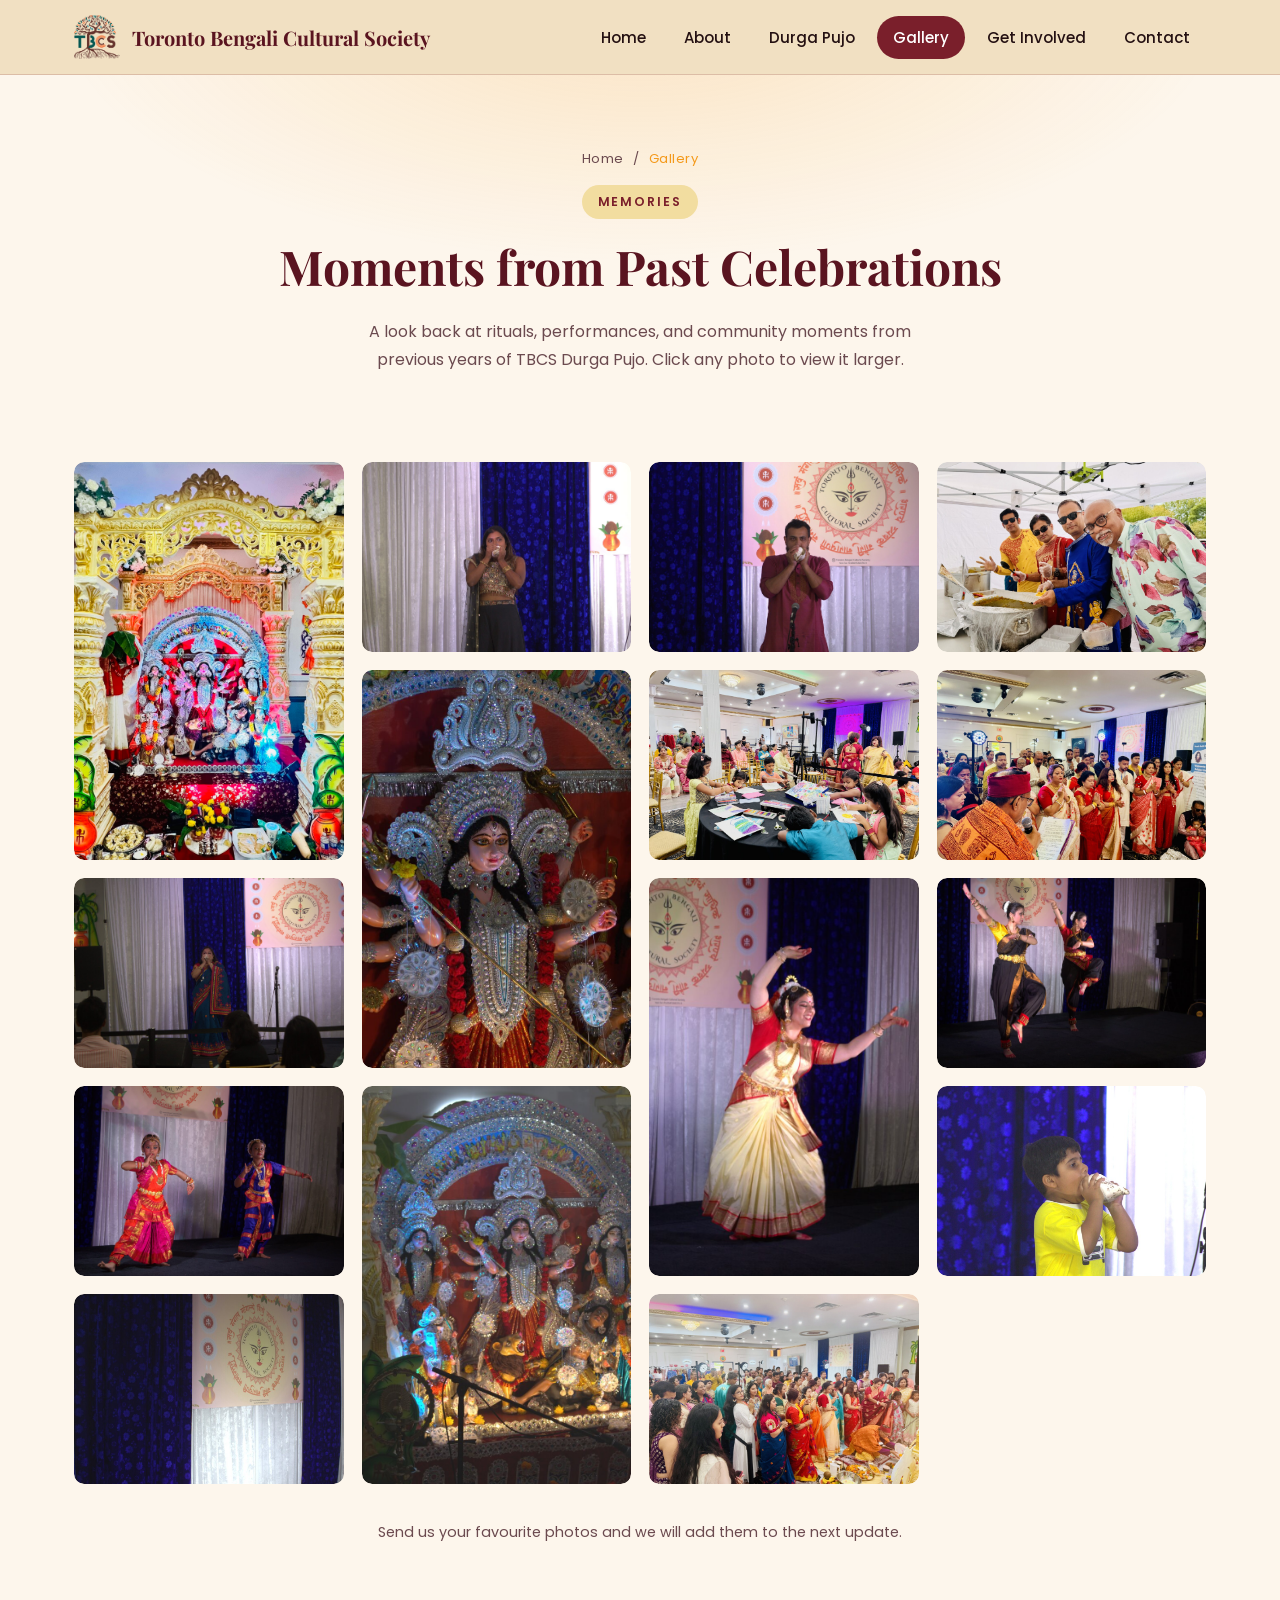
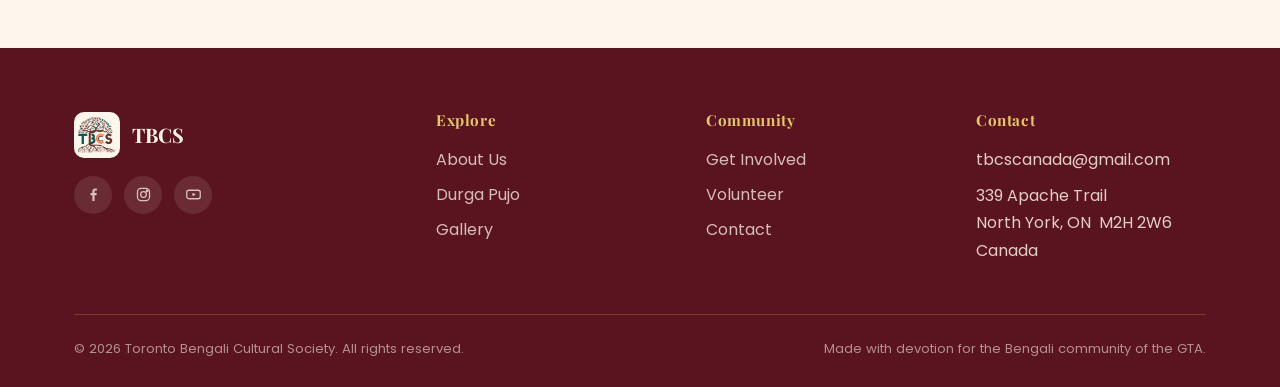
<file: gallery.html>
<!DOCTYPE html>
<html lang="en">
<head>
<meta charset="UTF-8">
<meta name="viewport" content="width=device-width, initial-scale=1.0">
<title>Gallery | TBCS Durga Pujo</title>
<meta name="description" content="Photos from past TBCS Durga Pujo celebrations.">
<link rel="icon" href="images/favicon.png" type="image/png">
<link rel="preconnect" href="https://fonts.googleapis.com">
<link rel="stylesheet" href="css/style.css?v=6fc17ad8">
</head>
<body>

<header class="site-header">
  <div class="container nav-inner">
    <a href="index.html" class="brand" title="Toronto Bengali Cultural Society">
      <span class="brand-mark"><img src="images/logo-tree.png" alt="Toronto Bengali Cultural Society logo"></span>
      <span class="brand-text">Toronto Bengali Cultural Society</span>
    </a>
    <nav>
      <ul class="nav-links">
        <li><a href="index.html">Home</a></li>
        <li><a href="about.html">About</a></li>
        <li><a href="events.html">Durga Pujo</a></li>
        <li><a href="gallery.html">Gallery</a></li>
        <li><a href="donate.html">Get Involved</a></li>
        <li><a href="contact.html">Contact</a></li>
      </ul>
    </nav>
    <button class="nav-toggle" aria-label="Toggle navigation" aria-expanded="false">
      <span></span><span></span><span></span>
    </button>
  </div>
</header>

<main>

  <section class="page-hero">
    <div class="container reveal">
      <div class="breadcrumb">Home &nbsp;/&nbsp; <span>Gallery</span></div>
      <span class="eyebrow">Memories</span>
      <h1>Moments from Past Celebrations</h1>
      <p style="max-width:60ch; margin:0 auto;">A look back at rituals, performances, and community moments from previous years of TBCS Durga Pujo. Click any photo to view it larger.</p>
    </div>
  </section>

  <section style="padding-top:24px;">
    <div class="container">
      <div class="gallery-grid reveal">

        <div class="gallery-item tall" data-lightbox data-lightbox-img="images/471078779_122129974868495614_7024540661452050975_n.jpg" data-lightbox-label="Durga Idol &amp; Pandal">
          <img class="gallery-photo" src="images/471078779_122129974868495614_7024540661452050975_n.jpg" alt="Ma Durga idol on a decorated pandal at TBCS Durga Pujo" loading="lazy">
        </div>

        <div class="gallery-item" data-lightbox data-lightbox-img="images/gallery-shankha-2.jpg" data-lightbox-label="Shankha Dhwani">
          <img class="gallery-photo" src="images/gallery-shankha-2.jpg" alt="Performer blowing a conch shell (shankha) on stage at TBCS Durga Pujo" loading="lazy">
        </div>

        <div class="gallery-item" data-lightbox data-lightbox-img="images/gallery-shankha-1.jpg" data-lightbox-label="Sounding the Shankha">
          <img class="gallery-photo" src="images/gallery-shankha-1.jpg" alt="Man blowing a conch shell in front of the Toronto Bengali Cultural Society banner" loading="lazy">
        </div>

        <div class="gallery-item" data-lightbox data-lightbox-img="images/gallery-bhog-serving.jpg" data-lightbox-label="Bhog Serving">
          <img class="gallery-photo" src="images/gallery-bhog-serving.jpg" alt="Volunteers serving bhog at TBCS Durga Pujo" loading="lazy">
        </div>

        <div class="gallery-item tall" data-lightbox data-lightbox-img="images/gallery-pandal-idol-closeup.jpg" data-lightbox-label="Pandal Decoration">
          <img class="gallery-photo" src="images/gallery-pandal-idol-closeup.jpg" alt="Close-up of the decorated Durga Pujo pandal and idol" loading="lazy">
        </div>

        <div class="gallery-item" data-lightbox data-lightbox-img="images/gallery-kids-program.jpg" data-lightbox-label="Kids' Program">
          <img class="gallery-photo" src="images/gallery-kids-program.jpg" alt="Children doing arts and crafts at TBCS Durga Pujo" loading="lazy">
        </div>

        <div class="gallery-item" data-lightbox data-lightbox-img="images/gallery-community-anjali.jpg" data-lightbox-label="Community Pushpanjali">
          <img class="gallery-photo" src="images/gallery-community-anjali.jpg" alt="Community members offering pushpanjali together at TBCS Durga Pujo" loading="lazy">
        </div>

        <div class="gallery-item" data-lightbox data-lightbox-img="images/gallery-vocal-performance.jpg" data-lightbox-label="Vocal Performance">
          <img class="gallery-photo" src="images/gallery-vocal-performance.jpg" alt="Woman singing on stage at TBCS Durga Pujo" loading="lazy">
        </div>

        <div class="gallery-item tall" data-lightbox data-lightbox-img="images/gallery-dance-solo.jpg" data-lightbox-label="Solo Dance Recital">
          <img class="gallery-photo" src="images/gallery-dance-solo.jpg" alt="Solo classical dance performance at TBCS Durga Pujo" loading="lazy">
        </div>

        <div class="gallery-item" data-lightbox data-lightbox-img="images/gallery-dance-duet.jpg" data-lightbox-label="Classical Dance Duet">
          <img class="gallery-photo" src="images/gallery-dance-duet.jpg" alt="Two dancers performing a classical dance duet at TBCS Durga Pujo" loading="lazy">
        </div>

        <div class="gallery-item" data-lightbox data-lightbox-img="images/gallery-kids-dance.jpg" data-lightbox-label="Kids' Dance Performance">
          <img class="gallery-photo" src="images/gallery-kids-dance.jpg" alt="Two young girls performing a dance at TBCS Durga Pujo" loading="lazy">
        </div>

        <div class="gallery-item tall" data-lightbox data-lightbox-img="images/gallery-idol-second.jpg" data-lightbox-label="Ma Durga on the Pandal">
          <img class="gallery-photo" src="images/gallery-idol-second.jpg" alt="Ma Durga and her children on the decorated TBCS pandal" loading="lazy">
        </div>

        <div class="gallery-item" data-lightbox data-lightbox-img="images/gallery-shankha-child.jpg" data-lightbox-label="Sounding the Conch">
          <img class="gallery-photo" src="images/gallery-shankha-child.jpg" alt="A young boy blowing the shankha at TBCS Durga Pujo" loading="lazy">
        </div>

        <div class="gallery-item" data-lightbox data-lightbox-img="images/gallery-stage-backdrop.jpg" data-lightbox-label="The TBCS Stage">
          <img class="gallery-photo" src="images/gallery-stage-backdrop.jpg" alt="The Toronto Bengali Cultural Society banner on the decorated stage backdrop" loading="lazy">
        </div>

        <div class="gallery-item" data-lightbox data-lightbox-img="images/gallery-evening-aarti.jpg" data-lightbox-label="Evening Aarti">
          <img class="gallery-photo" src="images/gallery-evening-aarti.jpg" alt="Purohit performing evening aarti in front of the community at TBCS Durga Pujo" loading="lazy">
        </div>

      </div>

      <p class="text-center reveal" style="margin-top:36px; font-size:0.9rem;">Send us your favourite photos and we will add them to the next update.</p>
    </div>
  </section>

</main>

<footer class="site-footer">
  <div class="container">
    <div class="footer-grid">
      <div>
        <a href="index.html" class="brand" style="margin-bottom:14px;">
          <span class="brand-mark"><img src="images/logo-tree.png" alt="Toronto Bengali Cultural Society logo"></span>
          <span class="brand-text">TBCS</span>
        </a>
        <div class="social-row">
          <a href="https://www.facebook.com/TorontoBengaliCulturalSociety" target="_blank" rel="noopener" aria-label="Facebook"><svg viewBox="0 0 24 24" fill="currentColor"><path d="M13.5 21v-8h2.7l.4-3.1h-3.1V8c0-.9.25-1.5 1.55-1.5H16.7V3.7C16.4 3.66 15.4 3.5 14.3 3.5c-2.3 0-3.9 1.4-3.9 4v2.4H7.7V13h2.7v8h3.1z"/></svg></a>
          <a href="https://www.instagram.com/tbcscanada/" target="_blank" rel="noopener" aria-label="Instagram"><svg viewBox="0 0 24 24" fill="none" stroke="currentColor" stroke-width="1.8"><rect x="3.5" y="3.5" width="17" height="17" rx="5"/><circle cx="12" cy="12" r="4"/><circle cx="17" cy="7" r="1"/></svg></a>
          <a href="https://www.youtube.com/@TorontoBengaliCulturalSociety" target="_blank" rel="noopener" aria-label="YouTube"><svg viewBox="0 0 24 24" fill="none" stroke="currentColor" stroke-width="1.8"><rect x="2.5" y="6" width="19" height="12" rx="3"/><path d="M10.5 9.5l5 2.5-5 2.5z" fill="currentColor" stroke="none"/></svg></a>
        </div>
      </div>
      <div>
        <h4>Explore</h4>
        <ul class="footer-links">
          <li><a href="about.html">About Us</a></li>
          <li><a href="events.html">Durga Pujo</a></li>
          <li><a href="gallery.html">Gallery</a></li>
        </ul>
      </div>
      <div>
        <h4>Community</h4>
        <ul class="footer-links">
          <li><a href="donate.html">Get Involved</a></li>
          <li><a href="donate.html#volunteer">Volunteer</a></li>
          <li><a href="contact.html">Contact</a></li>
        </ul>
      </div>
      <div>
        <h4>Contact</h4>
        <ul class="footer-links">
          <li>tbcscanada@gmail.com</li>
          <!-- Mailing address, not the event venue. Left unlinked on purpose so
               nobody mistakes it for somewhere to turn up on the day. -->
          <li>
            <address>339 Apache Trail<br>North York, ON&nbsp;&nbsp;M2H 2W6<br>Canada</address>
          </li>
        </ul>
      </div>
    </div>
    <div class="footer-bottom">
      <span>&copy; <span id="year"></span> Toronto Bengali Cultural Society. All rights reserved.</span>
      <span>Made with devotion for the Bengali community of the GTA.</span>
    </div>
  </div>
</footer>

<div class="lightbox">
  <button class="lightbox-close" aria-label="Close">&times;</button>
  <div class="lightbox-inner">
    <img class="lightbox-photo" data-lightbox-photo alt="">
  </div>
</div>

<script src="js/main.js?v=18ab4dcf"></script>
</body>
</html>
</file>
<file: css/style.css>
/* ===========================================================
   TBCS Durga Pujo — Design System
   =========================================================== */

@import url('https://fonts.googleapis.com/css2?family=Playfair+Display:ital,wght@0,500;0,600;0,700;0,800;1,600&family=Poppins:wght@300;400;500;600;700&display=swap');

:root {
  /* Palette */
  --maroon-900: #5a1420;
  --maroon-800: #7a1f2b;
  --maroon-700: #8f1d2c;
  --maroon-600: #a8283a;
  --gold-500: #d4af37;
  --gold-400: #e6c766;
  --gold-300: #f2ddA0;
  --marigold-500: #f4991a;
  --marigold-400: #f7ad42;
  --cream-100: #fdf6ec;
  --cream-200: #f8ecd8;
  --cream-300: #f1e0c2;
  --ink-900: #241012;
  --ink-700: #3d2226;
  --ink-500: #6b4a4f;

  /* Semantic */
  --bg: var(--cream-100);
  --bg-alt: var(--cream-200);
  --surface: #ffffff;
  --text: var(--ink-900);
  --text-muted: var(--ink-500);
  --primary: var(--maroon-800);
  --primary-dark: var(--maroon-900);
  --accent: var(--marigold-500);
  --accent-gold: var(--gold-500);

  --font-display: 'Playfair Display', Georgia, serif;
  --font-body: 'Poppins', system-ui, -apple-system, sans-serif;

  --shadow-sm: 0 2px 10px rgba(90, 20, 32, 0.08);
  --shadow-md: 0 8px 30px rgba(90, 20, 32, 0.14);
  --shadow-lg: 0 20px 60px rgba(90, 20, 32, 0.22);

  --radius-sm: 10px;
  --radius-md: 18px;
  --radius-lg: 28px;

  --ease: cubic-bezier(0.22, 1, 0.36, 1);
}

/* -------------------- Reset -------------------- */
*, *::before, *::after { box-sizing: border-box; }
html { scroll-behavior: smooth; }
body {
  margin: 0;
  font-family: var(--font-body);
  color: var(--text);
  background: var(--bg);
  -webkit-font-smoothing: antialiased;
  overflow-x: hidden;
}
img { max-width: 100%; display: block; }
a { color: inherit; text-decoration: none; }
ul { list-style: none; margin: 0; padding: 0; }
h1, h2, h3, h4 {
  font-family: var(--font-display);
  line-height: 1.15;
  margin: 0 0 0.5em;
  color: var(--primary-dark);
}
p { line-height: 1.75; color: var(--text-muted); margin: 0 0 1em; }
.container {
  width: 100%;
  max-width: 1180px;
  margin: 0 auto;
  padding: 0 24px;
}

/* -------------------- Decorative background texture -------------------- */
.texture-dots {
  background-image: radial-gradient(var(--gold-400) 1px, transparent 1.5px);
  background-size: 22px 22px;
  opacity: 0.15;
  position: absolute;
  inset: 0;
  pointer-events: none;
}

.alpona-divider {
  width: 100%;
  height: 46px;
  display: block;
  color: var(--gold-500);
}

/* -------------------- Buttons -------------------- */
.btn {
  display: inline-flex;
  align-items: center;
  gap: 10px;
  padding: 14px 30px;
  border-radius: 999px;
  font-weight: 600;
  font-size: 0.95rem;
  letter-spacing: 0.02em;
  border: 2px solid transparent;
  cursor: pointer;
  transition: transform 0.35s var(--ease), box-shadow 0.35s var(--ease), background 0.35s var(--ease), color 0.35s var(--ease);
}
.btn-primary {
  background: linear-gradient(135deg, var(--marigold-500), var(--maroon-700));
  /* Must come after the `background` shorthand, which resets this to padding-box.
     With padding-box the 2px transparent border sits outside the gradient's tile,
     so the image repeats and the ring shows the opposite end of the ramp — a
     visible seam around the button. */
  background-origin: border-box;
  color: #fff;
  box-shadow: var(--shadow-md);
}
.btn-primary:hover { transform: translateY(-3px); box-shadow: var(--shadow-lg); }
.btn-outline {
  background: transparent;
  border-color: var(--gold-500);
  color: var(--primary-dark);
}
.btn-outline:hover { background: var(--gold-500); color: #fff; transform: translateY(-3px); }
.btn-light {
  background: var(--cream-100);
  color: var(--primary-dark);
}
.btn-light:hover { transform: translateY(-3px); box-shadow: var(--shadow-md); }

/* -------------------- Header / Nav -------------------- */
.site-header {
  position: sticky;
  top: 0;
  z-index: 200;
  background: var(--cream-300);
  border-bottom: 1px solid rgba(122, 31, 43, 0.18);
  transition: box-shadow 0.3s var(--ease), background 0.3s var(--ease);
}
.site-header.scrolled { box-shadow: var(--shadow-sm); }
.nav-inner {
  display: flex;
  align-items: center;
  justify-content: space-between;
  padding: 14px 24px;
}
.brand {
  display: flex;
  align-items: center;
  gap: 12px;
  font-family: var(--font-display);
  font-weight: 700;
  font-size: 1.25rem;
  color: var(--primary-dark);
}
.brand-mark {
  width: 46px;
  height: 46px;
  border-radius: 10px;
  display: flex;
  align-items: center;
  justify-content: center;
  flex-shrink: 0;
}
.brand-mark img { width: 100%; height: 100%; object-fit: contain; }
/* the tree mark is dark brown/teal, so it needs a light plate on dark surfaces */
.site-footer .brand-mark { background: var(--cream-100); padding: 4px; }

/* Durga-face mark, used on Durga Pujo pages only */
.pujo-mark { display: block; width: 104px; height: 104px; margin: 0 auto 20px; object-fit: contain; }
.brand-text .sub { display: block; font-family: var(--font-body); font-weight: 500; font-size: 0.62rem; letter-spacing: 0.14em; color: var(--marigold-500); text-transform: uppercase; }

.nav-links {
  display: flex;
  align-items: center;
  gap: 6px;
}
.nav-links a {
  position: relative;
  /* Must be block: the flex items are the <li>s, so an inline <a> would not let
     its vertical padding affect layout — the pill would paint over its neighbours. */
  display: block;
  padding: 10px 16px;
  font-weight: 500;
  font-size: 0.94rem;
  color: var(--text);
  border-radius: 999px;
  transition: color 0.25s var(--ease), background 0.25s var(--ease);
}
.nav-links a:hover { color: var(--maroon-800); background: var(--cream-200); }
.nav-links a.active { color: #fff; background: var(--primary); }

.nav-toggle {
  display: none;
  flex-direction: column;
  gap: 5px;
  background: none;
  border: none;
  cursor: pointer;
  padding: 8px;
}
.nav-toggle span {
  width: 26px;
  height: 2.5px;
  background: var(--primary-dark);
  border-radius: 2px;
  transition: transform 0.3s var(--ease), opacity 0.3s var(--ease);
}
.nav-toggle.open span:nth-child(1) { transform: translateY(7.5px) rotate(45deg); }
.nav-toggle.open span:nth-child(2) { opacity: 0; }
.nav-toggle.open span:nth-child(3) { transform: translateY(-7.5px) rotate(-45deg); }

/* -------------------- Hero -------------------- */
.hero {
  position: relative;
  overflow: hidden;
  padding: 96px 0 80px;
  background: radial-gradient(1100px 600px at 80% -10%, rgba(244, 153, 26, 0.25), transparent 60%),
              radial-gradient(900px 500px at -10% 110%, rgba(122, 31, 43, 0.18), transparent 60%),
              var(--cream-100);
}
.hero-inner {
  position: relative;
  z-index: 2;
  display: grid;
  grid-template-columns: 1.1fr 0.9fr;
  gap: 48px;
  align-items: center;
}
.eyebrow {
  display: inline-flex;
  align-items: center;
  gap: 8px;
  font-size: 0.78rem;
  font-weight: 600;
  letter-spacing: 0.16em;
  text-transform: uppercase;
  color: var(--maroon-800);
  background: var(--gold-300);
  padding: 8px 16px;
  border-radius: 999px;
  margin-bottom: 20px;
}
/* the hero's eyebrow carries the event dates, so it earns more weight than the
   section labels that share this class elsewhere */
.hero .eyebrow {
  font-size: 0.95rem;
  letter-spacing: 0.12em;
  padding: 10px 20px;
}
.hero h1 {
  font-size: clamp(2.4rem, 5vw, 3.8rem);
  margin-bottom: 0.35em;
}
.hero h1 em {
  font-style: italic;
  background: linear-gradient(135deg, var(--marigold-500), var(--maroon-700));
  -webkit-background-clip: text;
  background-clip: text;
  color: transparent;
}
.hero-lede { font-size: 1.1rem; max-width: 46ch; }
.hero-actions { display: flex; gap: 16px; flex-wrap: wrap; margin-top: 28px; }

.hero-art {
  position: relative;
  aspect-ratio: 1/1;
  border-radius: var(--radius-lg);
  background: linear-gradient(160deg, var(--maroon-800), var(--maroon-900));
  box-shadow: var(--shadow-lg);
  display: flex;
  align-items: center;
  justify-content: center;
  overflow: hidden;
}
.hero-art-img {
  position: absolute;
  inset: 0;
  width: 100%;
  height: 100%;
  object-fit: cover;
  z-index: 1;
}
.hero-art::after {
  content: '';
  position: absolute;
  inset: 0;
  z-index: 1;
  background: linear-gradient(200deg, rgba(90, 20, 32, 0.02) 0%, rgba(36, 16, 18, 0.38) 100%);
  pointer-events: none;
}
.hero-art .ring {
  position: absolute;
  border: 1.5px solid rgba(230, 199, 102, 0.55);
  border-radius: 50%;
  z-index: 2;
  pointer-events: none;
}
.hero-art .ring.r1 { width: 70%; height: 70%; animation: spin 40s linear infinite; }
.hero-art .ring.r2 { width: 88%; height: 88%; animation: spin 60s linear infinite reverse; }
.hero-art svg { position: relative; z-index: 2; width: 46%; height: 46%; color: var(--gold-400); }
@keyframes spin { to { transform: rotate(360deg); } }

/* Countdown */
.countdown {
  display: flex;
  gap: 14px;
  margin-top: 34px;
  flex-wrap: wrap;
}
.countdown .unit {
  background: var(--surface);
  border-radius: var(--radius-sm);
  padding: 14px 18px;
  min-width: 76px;
  text-align: center;
  box-shadow: var(--shadow-sm);
  border: 1px solid var(--cream-300);
}
.countdown .unit .num {
  font-family: var(--font-display);
  font-size: 1.9rem;
  font-weight: 700;
  color: var(--maroon-800);
  display: block;
  font-variant-numeric: tabular-nums;
}
.countdown .unit .label {
  font-size: 0.68rem;
  letter-spacing: 0.1em;
  text-transform: uppercase;
  color: var(--text-muted);
}

/* -------------------- Sections -------------------- */
section { position: relative; padding: 88px 0; }
.section-alt { background: var(--bg-alt); }
.section-dark {
  background: linear-gradient(160deg, var(--maroon-900), var(--maroon-800));
  color: var(--cream-100);
}
.section-dark h2, .section-dark h3 { color: var(--cream-100); }
.section-dark p { color: rgba(253, 246, 236, 0.78); }

.section-head { max-width: 680px; margin: 0 auto 56px; text-align: center; }
.section-head .eyebrow { margin-bottom: 14px; }
.section-head h2 { font-size: clamp(1.9rem, 3.4vw, 2.6rem); }

/* Reveal on scroll */
.reveal { opacity: 0; transform: translateY(28px); transition: opacity 0.8s var(--ease), transform 0.8s var(--ease); }
.reveal.is-visible { opacity: 1; transform: translateY(0); }
.reveal-delay-1 { transition-delay: 0.1s; }
.reveal-delay-2 { transition-delay: 0.2s; }
.reveal-delay-3 { transition-delay: 0.3s; }

/* -------------------- Cards -------------------- */
.grid { display: grid; gap: 28px; }
.grid-3 { grid-template-columns: repeat(3, 1fr); }
.grid-4 { grid-template-columns: repeat(4, 1fr); }
.grid-2 { grid-template-columns: repeat(2, 1fr); }

.card {
  background: var(--surface);
  border-radius: var(--radius-md);
  padding: 34px 28px;
  box-shadow: var(--shadow-sm);
  border: 1px solid rgba(212, 175, 55, 0.18);
  transition: transform 0.4s var(--ease), box-shadow 0.4s var(--ease);
  display: flex;
  flex-direction: column;
}
/* Pin a card's action to the bottom so buttons line up across a row of cards whose
   blurbs are different lengths. Scoped to cards inside a .grid, because that is the
   only case where alignment matters: on a standalone card there is no free space for
   margin-top:auto to absorb, so it collapses to 0 and eats the button's spacing. */
.grid .card > .btn { margin-top: auto; align-self: flex-start; }
/* margin-top:auto collapses to 0 in the tallest card of the row, which would leave
   its button touching the text — keep a floor under it */
.grid .card > *:has(+ .btn) { margin-bottom: 20px; }
.card:hover { transform: translateY(-8px); box-shadow: var(--shadow-md); }
.card .icon {
  width: 52px;
  height: 52px;
  border-radius: 14px;
  background: linear-gradient(135deg, var(--marigold-400), var(--maroon-700));
  color: #fff;
  display: flex;
  align-items: center;
  justify-content: center;
  margin-bottom: 18px;
}
.card .icon svg { width: 26px; height: 26px; }
.card h3 { font-size: 1.2rem; margin-bottom: 10px; }
.card p { margin-bottom: 0; }

/* -------------------- Placeholder blocks -------------------- */

/* -------------------- Schedule (Events page) -------------------- */
.schedule-grid { display: grid; grid-template-columns: 1fr 1fr; gap: 32px; }
.schedule-day {
  background: var(--surface);
  border-radius: var(--radius-md);
  box-shadow: var(--shadow-md);
  border-top: 4px solid var(--marigold-500);
  padding: 30px 28px;
}
.schedule-day h3 { font-size: 1.3rem; color: var(--maroon-800); margin-bottom: 2px; }
.schedule-date { display: block; font-size: 0.78rem; letter-spacing: 0.08em; text-transform: uppercase; color: var(--text-muted); margin-bottom: 20px; }
.schedule-list { list-style: none; margin: 0; padding: 0; }
.schedule-row { display: flex; gap: 16px; padding: 10px 0; border-bottom: 1px dashed var(--gold-300); }
.schedule-row:last-child { border-bottom: none; }
.schedule-time { flex: 0 0 100px; font-weight: 700; font-size: 0.82rem; color: var(--marigold-500); padding-top: 1px; }
.schedule-desc { flex: 1; font-size: 0.92rem; color: var(--ink-700); margin: 0; line-height: 1.5; }

/* -------------------- Info strip -------------------- */
.info-strip {
  display: grid;
  grid-template-columns: repeat(3, 1fr);
  gap: 24px;
  margin-top: 56px;
  position: relative;
  z-index: 3;
}
.info-card {
  background: var(--surface);
  border-radius: var(--radius-md);
  padding: 26px;
  box-shadow: var(--shadow-md);
  border-top: 4px solid var(--marigold-500);
}
.info-card .label { font-size: 0.72rem; letter-spacing: 0.1em; text-transform: uppercase; color: var(--text-muted); margin-bottom: 6px; }
.info-card .value { font-family: var(--font-display); font-size: 1.25rem; font-weight: 700; color: var(--primary-dark); }

/* -------------------- Competition cards -------------------- */
.comp-flyer {
  width: 100%;
  height: 210px;
  /* cover, not contain: these are tall portrait flyers and letterboxing three
     different aspect ratios side by side looks ragged. The full artwork is one
     tap away in the lightbox. */
  object-fit: cover;
  object-position: top center;
  border-radius: var(--radius-sm);
  display: block;
  margin-bottom: 20px;
  cursor: zoom-in;
  background: var(--bg-alt);
  transition: transform 0.4s var(--ease);
}
.comp-flyer:hover { transform: scale(1.02); }
.comp-when {
  font-weight: 600;
  color: var(--primary);
  margin-bottom: 4px;
}
.comp-ages {
  font-size: 0.8rem;
  letter-spacing: 0.04em;
  text-transform: uppercase;
  color: var(--text-muted);
  margin-bottom: 14px;
}
.comp-deadline { color: var(--maroon-700); }
.comp-note {
  text-align: center;
  margin: 30px auto 0;
  max-width: 62ch;
  font-size: 0.88rem;
  color: var(--text-muted);
}
@media (max-width: 760px) {
  .comp-flyer { height: 240px; }
}

/* The flyer is a tall portrait poster. Left at half the row it made the block
   run far longer than the few lines of text beside it, so it is capped well
   under the column width and the whole flyer stays one tap away. */
.evening-flyer {
  width: 100%;
  /* The img carries width/height attributes, which the browser applies as a
     used height unless CSS says otherwise. Without this the poster was drawn
     260px wide and its full 1350px tall, stretching the whole block. */
  height: auto;
  max-width: 300px;
  display: block;
  margin: 0 auto;
  border-radius: var(--radius-md);
  box-shadow: var(--shadow-md);
  cursor: zoom-in;
}
@media (max-width: 900px) {
  .evening-flyer { max-width: 220px; }
}

/* -------------------- Donate panel -------------------- */
.donate-panel {
  max-width: 700px;
  margin: 0 auto 46px;
  padding: 40px 34px 34px;
  text-align: center;
  background: var(--surface);
  border: 1px solid rgba(212, 175, 55, 0.4);
  border-radius: var(--radius-md);
  box-shadow: var(--shadow-md);
}
.donate-panel h3 { font-size: 1.55rem; margin-bottom: 12px; }
/* :not() keeps this off the note below, which is also a direct child p. Plain
   ".donate-panel > p" outranks ".donate-note" on specificity, and silently took
   over its margin and width. */
.donate-panel > p:not(.donate-note) { max-width: 46ch; margin: 0 auto 26px; }
/* The reassurance sits left-aligned inside a centred panel on purpose: it is
   the one part here meant to be read as sentences rather than scanned. */
.donate-note {
  display: flex;
  gap: 11px;
  max-width: 54ch;
  margin: 30px auto 0;
  text-align: left;
  font-size: 0.82rem;
  line-height: 1.65;
  color: var(--text-muted);
}
.donate-note svg { flex: 0 0 auto; margin-top: 3px; color: var(--gold-500); }

/* Compact variant for the home page, where donating is one option among
   several rather than the point of the page. */
.donate-panel.is-compact {
  max-width: 560px;
  margin-bottom: 0;
  padding: 30px 28px 26px;
}
.donate-panel.is-compact h3 { font-size: 1.25rem; margin-bottom: 8px; }
.donate-panel.is-compact > p:not(.donate-note) { margin-bottom: 20px; font-size: 0.95rem; }
.donate-panel.is-compact .donate-note {
  margin-top: 20px;
  font-size: 0.78rem;
  max-width: none;
  justify-content: center;
  text-align: center;
}
@media (max-width: 560px) {
  .donate-panel.is-compact { padding: 24px 20px 22px; }
}
@media (max-width: 600px) {
  .donate-panel { padding: 30px 22px 26px; }
}

/* -------------------- Sponsor show -------------------- */
/* An enlarged stage sitting on top of a strip that rolls on its own. Whichever
   banner is passing the middle of the strip is the one blown up above it. */
.sponsor-stage {
  position: relative;
  height: 320px;
  display: flex;
  align-items: center;
  justify-content: center;
  margin-bottom: 26px;
}
.sponsor-stage img {
  position: absolute;
  max-height: 100%;
  max-width: min(100%, 560px);
  width: auto;
  object-fit: contain;
  border-radius: var(--radius-md);
  border: 1px solid rgba(212, 175, 55, 0.3);
  background: var(--surface);
  box-shadow: var(--shadow-lg);
  cursor: zoom-in;
  opacity: 0;
  /* Only the visible one takes the click, or the hidden twin would swallow it. */
  pointer-events: none;
  transition: opacity 0.7s var(--ease);
}
.sponsor-stage img.is-current { opacity: 1; pointer-events: auto; }

.sponsor-strip-wrap { position: relative; }
/* A real scroll container, not a transformed track: the drift and the visitor's
   own dragging are then the same motion on the same property, so they can never
   fight each other. JS advances scrollLeft and wraps it at one set. */
.sponsor-strip {
  overflow-x: auto;
  overflow-y: hidden;
  scrollbar-width: none;
  -webkit-overflow-scrolling: touch;
  cursor: grab;
  /* Room for the featured banner to scale up without overflow clipping it. */
  padding: 8px 0;
  /* Fade both ends so banners enter and leave instead of being cut off. */
  -webkit-mask-image: linear-gradient(90deg, transparent, #000 7%, #000 93%, transparent);
  mask-image: linear-gradient(90deg, transparent, #000 7%, #000 93%, transparent);
}
.sponsor-strip::-webkit-scrollbar { display: none; }
.sponsor-strip.is-dragging { cursor: grabbing; }
.sponsor-strip.is-dragging img { pointer-events: none; }
.sponsor-roll {
  display: flex;
  align-items: center;
  width: max-content;
}
.sponsor-nav {
  position: absolute;
  top: 50%;
  transform: translateY(-50%);
  width: 42px;
  height: 42px;
  border-radius: 50%;
  border: none;
  cursor: pointer;
  background: var(--maroon-800);
  color: var(--cream-100);
  font-size: 1.5rem;
  line-height: 1;
  display: flex;
  align-items: center;
  justify-content: center;
  box-shadow: var(--shadow-md);
  z-index: 2;
  transition: background 0.25s var(--ease), transform 0.25s var(--ease);
}
.sponsor-nav:hover { background: var(--marigold-500); transform: translateY(-50%) scale(1.06); }
.sponsor-nav.prev { left: -14px; }
.sponsor-nav.next { right: -14px; }

/* The margin rides on each banner rather than a flex gap: the track is exactly
   two copies of the set, so translating by -50% lands on an identical frame and
   the loop is seamless. A gap would leave one extra gap and make it stutter. */
/* Every banner gets the same size slot, and the banners themselves sit inside
   it. That is what makes the viewing time equal: the roll moves at a constant
   speed, so a wider banner would otherwise hold the stage several times longer
   than a narrow one. The artwork keeps its own shape via object-fit. */
.sponsor-roll img {
  width: 240px;
  height: 190px;
  object-fit: contain;
  padding: 8px;
  flex: 0 0 auto;
  margin-right: 22px;
  cursor: pointer;
  /* No card behind the artwork: the slot is bigger than most banners, so a
     background would show as a white box padding out every odd shape. */
  background: none;
  border: none;
  user-select: none;
  -webkit-user-drag: none;
  opacity: 0.55;
  transition: opacity 0.5s var(--ease), transform 0.5s var(--ease);
}
/* With no box to draw a ring on, the one on the stage is marked by coming
   forward instead. transform does not affect layout, so nothing shifts. */
.sponsor-roll img.is-featured {
  opacity: 1;
  transform: scale(1.06);
}

/* Separates the two rows on Get Involved, this year's sponsors from everyone
   who came before. Quiet on purpose: it labels a row, it is not a heading the
   page is structured around. */
.sponsor-group-label {
  text-align: center;
  font-size: 0.78rem;
  letter-spacing: 0.14em;
  text-transform: uppercase;
  color: var(--text-muted);
  margin: 0 0 18px;
}
.sponsor-group-label + .sponsor-show { margin-bottom: 40px; }
.give-aside { text-align: center; margin: 30px auto 0; font-size: 0.9rem; color: var(--text-muted); }
.sponsor-hint { text-align: center; margin-top: 14px; font-size: 0.8rem; color: var(--text-muted); }

/* -------------------- Gallery -------------------- */
.gallery-grid { display: grid; grid-template-columns: repeat(4, 1fr); grid-auto-rows: 190px; gap: 18px; }
.gallery-item {
  cursor: pointer;
  border-radius: var(--radius-sm);
  overflow: hidden;
  height: 100%;
}
.gallery-item.tall { grid-row: span 2; }
.gallery-photo {
  width: 100%;
  height: 100%;
  object-fit: cover;
  border-radius: var(--radius-sm);
  display: block;
  transition: transform 0.5s var(--ease);
}
.gallery-item:hover .gallery-photo { transform: scale(1.04); }

/* Shared by the gallery tiles and the sponsor banners on Get Involved. */
.lightbox {
  position: fixed;
  inset: 0;
  background: rgba(36, 16, 18, 0.92);
  display: flex;
  align-items: center;
  justify-content: center;
  z-index: 500;
  opacity: 0;
  pointer-events: none;
  transition: opacity 0.3s var(--ease);
  padding: 40px;
}
.lightbox.open { opacity: 1; pointer-events: auto; }
.lightbox-inner { max-width: 720px; width: 100%; }
.lightbox-photo {
  display: block;
  width: 100%;
  max-height: 78vh;
  object-fit: contain;
  border-radius: var(--radius-md);
  box-shadow: var(--shadow-lg);
}
.lightbox-close {
  position: absolute;
  top: 24px;
  right: 32px;
  color: #fff;
  font-size: 2rem;
  background: none;
  border: none;
  cursor: pointer;
  line-height: 1;
}

/* -------------------- Committee cards -------------------- */
.person-card { text-align: center; padding: 30px 22px; }
.person-photo {
  width: 108px;
  height: 108px;
  min-height: 0;
  border-radius: 50%;
  margin: 0 auto 18px;
}
.person-card h3 { font-size: 1.05rem; margin-bottom: 2px; }
.person-role { color: var(--marigold-500); font-weight: 600; font-size: 0.82rem; letter-spacing: 0.04em; text-transform: uppercase; margin-bottom: 12px; }

/* -------------------- Status badge -------------------- */
.pulse-dot {
  width: 10px; height: 10px; border-radius: 50%; background: var(--marigold-500);
  display: inline-block; margin-right: 8px; animation: pulse 1.6s ease-in-out infinite;
}
@keyframes pulse { 0%,100%{ opacity:1; transform:scale(1);} 50%{ opacity:0.4; transform:scale(1.4);} }
.stream-status {
  display: inline-flex; align-items: center; gap: 6px;
  background: rgba(255,255,255,0.08); padding: 8px 16px; border-radius: 999px;
  font-size: 0.8rem; letter-spacing: 0.06em; text-transform: uppercase; margin-bottom: 18px;
}

/* -------------------- Forms -------------------- */
.form-grid { display: grid; gap: 20px; grid-template-columns: 1fr 1fr; }
.form-grid .full { grid-column: 1 / -1; }
/* honeypot — off-screen rather than display:none so bots still fill it in */
.hp-field { position: absolute; left: -9999px; width: 1px; height: 1px; opacity: 0; }
.form-actions { text-align: center; }
.form-status { margin: 16px 0 0; font-size: 0.9rem; min-height: 1.2em; }
.form-status.is-ok { color: var(--maroon-800); font-weight: 600; }
.form-status.is-error { color: #b3261e; font-weight: 600; }
label { display: block; font-weight: 600; font-size: 0.85rem; margin-bottom: 8px; color: var(--primary-dark); }
input, textarea {
  width: 100%;
  padding: 14px 16px;
  border-radius: var(--radius-sm);
  border: 1.5px solid var(--cream-300);
  background: var(--surface);
  font-family: var(--font-body);
  font-size: 0.95rem;
  color: var(--text);
  transition: border-color 0.3s var(--ease), box-shadow 0.3s var(--ease);
}
input:focus, textarea:focus {
  outline: none;
  border-color: var(--marigold-500);
  box-shadow: 0 0 0 4px rgba(244, 153, 26, 0.15);
}
textarea { resize: vertical; min-height: 130px; }

/* inline links that should look clickable in body copy */
.link-underline { text-decoration: underline; text-underline-offset: 3px; text-decoration-thickness: 1px; text-decoration-color: var(--gold-500); transition: color 0.25s var(--ease); }
.link-underline:hover { color: var(--maroon-700); text-decoration-color: var(--maroon-700); }

.venue-map {
  display: block;
  width: 100%;
  height: 340px;
  border: 0;
  border-radius: var(--radius-md);
  box-shadow: var(--shadow-md);
}

/* -------------------- Footer -------------------- */
.site-footer {
  background: var(--maroon-900);
  color: rgba(253, 246, 236, 0.82);
  padding: 64px 0 28px;
}
.footer-grid {
  display: grid;
  grid-template-columns: 1.4fr 1fr 1fr 1fr;
  gap: 40px;
  padding-bottom: 40px;
  border-bottom: 1px solid rgba(212, 175, 55, 0.25);
}
.site-footer h4 { color: var(--gold-400); font-size: 0.95rem; letter-spacing: 0.04em; margin-bottom: 18px; }
.site-footer .brand { color: var(--cream-100); }
.site-footer a { color: rgba(253, 246, 236, 0.75); transition: color 0.25s var(--ease); }
.site-footer a:hover { color: var(--gold-400); }
.footer-links li { margin-bottom: 10px; }
/* <address> is the right element for this, but browsers italicise it by
   default, which would single it out in a column of plain links. */
.footer-links address { font-style: normal; line-height: 1.7; }
.social-row { display: flex; gap: 12px; margin-top: 18px; }
.social-row a {
  width: 38px; height: 38px; border-radius: 50%;
  background: rgba(253, 246, 236, 0.1);
  display: flex; align-items: center; justify-content: center;
}
.social-row a:hover { background: var(--marigold-500); color: #fff; }
.social-row svg { width: 17px; height: 17px; }
.footer-bottom {
  display: flex; justify-content: space-between; align-items: center;
  padding-top: 24px; font-size: 0.82rem; color: rgba(253, 246, 236, 0.55);
  flex-wrap: wrap; gap: 10px;
}

/* -------------------- Page hero (interior pages) -------------------- */
.page-hero {
  position: relative;
  padding: 74px 0 64px;
  text-align: center;
  background: radial-gradient(900px 400px at 50% -20%, rgba(244, 153, 26, 0.2), transparent 65%), var(--cream-100);
  overflow: hidden;
}
.page-hero h1 { font-size: clamp(2rem, 4vw, 3rem); }
.breadcrumb { font-size: 0.82rem; color: var(--text-muted); letter-spacing: 0.04em; margin-bottom: 16px; }
.breadcrumb span { color: var(--marigold-500); }

/* -------------------- Utility -------------------- */
.text-center { text-align: center; }
.mt-lg { margin-top: 48px; }
.two-col {
  display: grid;
  grid-template-columns: 1fr 1fr;
  gap: 56px;
  align-items: center;
}
.tag-list { display: flex; flex-wrap: wrap; gap: 10px; margin-top: 18px; }
.role-list { display: grid; grid-template-columns: 1fr 1fr; gap: 10px 28px; margin: 20px 0 0; }
.role-list li { display: flex; align-items: center; gap: 10px; font-size: 0.95rem; color: var(--text); }
.role-list li svg { flex-shrink: 0; width: 18px; height: 18px; color: var(--marigold-500); }
.tag {
  background: var(--cream-200);
  color: var(--maroon-800);
  font-size: 0.78rem;
  font-weight: 600;
  padding: 7px 14px;
  border-radius: 999px;
}

.notice-banner {
  display: flex;
  align-items: center;
  gap: 14px;
  background: var(--gold-300);
  color: var(--maroon-900);
  padding: 14px 22px;
  border-radius: var(--radius-sm);
  font-size: 0.88rem;
  font-weight: 500;
  margin-bottom: 40px;
}

/* -------------------- Responsive -------------------- */
@media (max-width: 980px) {
  .hero-inner { grid-template-columns: 1fr; }
  /* width:100% is load-bearing — the auto margins stop this grid item from
     stretching, and its only child is absolutely positioned, so without a
     definite width it collapses to 0 and the hero photo disappears entirely. */
  .hero-art { width: 100%; max-width: 420px; margin: 0 auto; }
  .grid-4 { grid-template-columns: repeat(2, 1fr); }
  .grid-3 { grid-template-columns: repeat(2, 1fr); }
  .info-strip { grid-template-columns: repeat(2, 1fr); }
  .footer-grid { grid-template-columns: 1fr 1fr; }
  .two-col { grid-template-columns: 1fr; }
  .gallery-grid { grid-template-columns: repeat(3, 1fr); }
}
@media (max-width: 900px) {
  .nav-links {
    /* Anchored to the sticky header rather than a hardcoded offset, so the panel
       keeps clearing it if the header's height ever changes. */
    position: absolute;
    top: calc(100% + 8px);
    left: 16px;
    right: 16px;
    flex-direction: column;
    align-items: stretch;
    background: var(--surface);
    border-radius: var(--radius-md);
    padding: 12px;
    box-shadow: var(--shadow-lg);
    transform: translateY(-16px);
    opacity: 0;
    pointer-events: none;
    transition: all 0.3s var(--ease);
  }
  .nav-links.open { transform: translateY(0); opacity: 1; pointer-events: auto; }
  .nav-links a { padding: 14px 18px; }
  .nav-toggle { display: flex; }
}
@media (max-width: 760px) {
  .grid-4, .grid-3, .grid-2 { grid-template-columns: 1fr; }
  .info-strip { grid-template-columns: 1fr; margin-top: 28px; }
  .schedule-grid { grid-template-columns: 1fr; }
  .role-list { grid-template-columns: 1fr; }
  .sponsor-stage { height: 210px; margin-bottom: 18px; }
  .sponsor-roll img { width: 165px; height: 130px; padding: 6px; margin-right: 14px; }
  .sponsor-nav { display: none; }   /* swipe instead */
  .footer-grid { grid-template-columns: 1fr; gap: 32px; }
  .form-grid { grid-template-columns: 1fr; }
  .gallery-grid { grid-template-columns: repeat(2, 1fr); }
  .countdown { justify-content: center; }
  section { padding: 64px 0; }
}
@media (max-width: 560px) {
  /* the full org name plus the mark crowds the header on a phone */
  .brand { font-size: 1rem; gap: 9px; }
  .brand-mark { width: 38px; height: 38px; }
  .pujo-mark { width: 84px; height: 84px; }
  /* keep the date line on one line at 360px without dropping back to the old size */
  .hero .eyebrow { font-size: 0.82rem; letter-spacing: 0.04em; padding: 9px 12px; }

  /* Phones were cramped on two counts at once, which is what made the pages
     feel squeezed. */

  /* 1. Chrome ate the width. The container's 24px and a card's 28px stack up,
     so on a 375px screen a line inside a card had 271px to live in, about 34
     characters. Trimming both gives it 299px without the page looking tight
     against the bezel. */
  .container { padding: 0 18px; }
  .card { padding: 26px 20px; }
  .donate-panel { padding: 28px 20px 24px; }

  /* 2. The headings never got smaller. Their clamp() minimums are reached at
     about 480px and then hold, so a 38px hero line sat in a 327px column and
     broke into four or five. These floors are what a phone actually gets. */
  .hero h1 { font-size: 2rem; }
  .page-hero h1 { font-size: 1.75rem; }
  .section-head h2 { font-size: 1.6rem; }
  .card h3 { font-size: 1.12rem; }
  /* Large display type set at 1.15 reads tight once it wraps this often. */
  h1, h2 { line-height: 1.22; }

  section { padding: 56px 0; }
}
</file>
